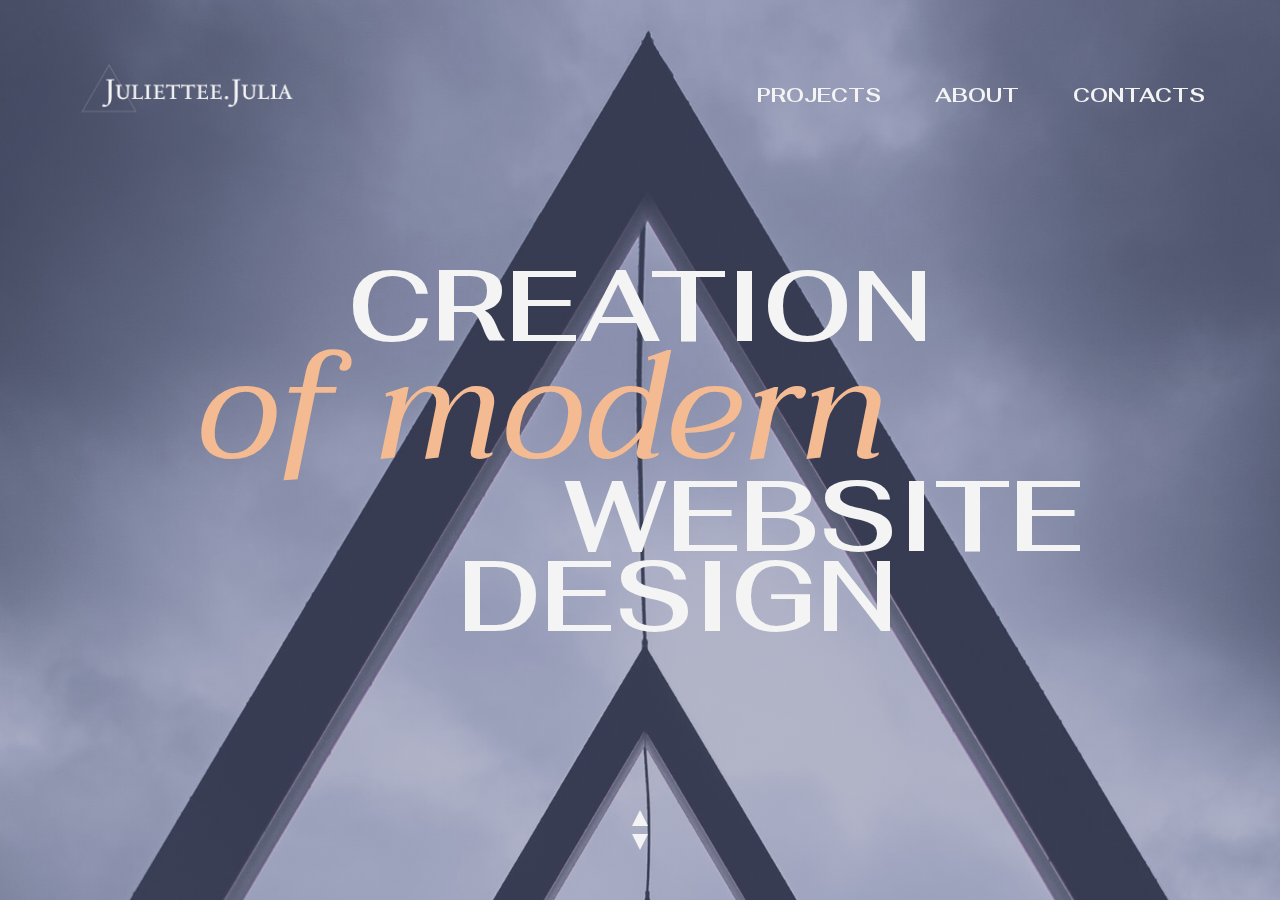
<file: index.html>
<!doctype html>
<html xmlns="http://www.w3.org/1999/xhtml">

<head>
	<meta http-equiv="Content-Type" content="text/html; charset=utf-8" />
	<meta name="viewport" content="width=device-width, initial-scale=1" />
	<link href="https://fonts.googleapis.com/css2?family=Fahkwang:wght@400;500;600;700&display=swap" rel="stylesheet" />
	<link href="https://fonts.googleapis.com/css2?family=Taviraj:ital,wght@1,400;1,500&display=swap" rel="stylesheet" />
	<link rel="stylesheet" href="./sass/fullpage.css" type="text/css" />
	<link rel="stylesheet" href="./sass/owl.carousel.css" type="text/css" />
	<link rel="stylesheet" href="./sass/owl.theme.default.css" type="text/css" />
	<link rel="stylesheet" href="./css/all.css" type="text/css" />
	<link rel="icon" href="./images/icons/favicon.png" />
	<title>Juliettee.Julia | Web Designer Portfolio</title>
</head>

<body>
	<div id="wrapper" class="first-screen">
		<header class="fixed">
			<div class="header-layout">
				<div class="header-layout-logo">
					<img src="./images/logo-light.png" alt="logo" />
					<h1>Juliettee.Julia</h1>
				</div>
				<nav>
					<ul id="header-layout-navbar" class="header-layout-navbar">
						<li class="header-layout-navbar-item">
							<a href="./projects.html">PROJECTS</a>
						</li>
						<li class="header-layout-navbar-item">
							<a href="./about.html">ABOUT</a>
						</li>
						<li class="header-layout-navbar-item">
							<a href="./contacts.html">CONTACTS</a>
						</li>
					</ul>
				</nav>
				<div id="header-layout-button" class="header-layout-button"></div>
			</div>
		</header>
		<main>
			<div id="fullpage">
				<div class="section first-screen-1">
					<div class="first-screen-title">
						<p class="first-screen-title-line">CREATION</p>
						<p class="first-screen-title-line">of modern</p>
						<p class="first-screen-title-line">WEBSITE</p>
						<p class="first-screen-title-line">DESIGN</p>
					</div>
				</div>
				<div class="section first-screen-2">
					<div class="first-screen-title">
						<p class="first-screen-title-line">DEVELOPMENT</p>
						<p class="first-screen-title-line">of useful</p>
						<p class="first-screen-title-line">USER</p>
						<p class="first-screen-title-line">INTERFACE</p>
					</div>
				</div>
				<div class="section first-screen-3">
					<div class="first-screen-title">
						<p class="first-screen-title-line">IMPROVEMENT</p>
						<p class="first-screen-title-line">of personal</p>
						<p class="first-screen-title-line">BRAND</p>
						<p class="first-screen-title-line">HISTORY</p>
					</div>
				</div>
			</div>
		</main>
		<div class="vertical-navigation">
			<div class="vnav-arrows">
				<div id="vnav-arrow-up"></div>
				<div id="vnav-arrow-down"></div>
			</div>
		</div>
	</div>

	<script type="text/javascript" src="./js/jquery-3.2.0.js"></script>
	<script type="text/javascript" src="./js/scrolloverflow.js"></script>
	<script type="text/javascript" src="./js/fullpage.js"></script>
	<script type="text/javascript" src="./js/owl.carousel.js"></script>
	<script type="text/javascript" src="./js/main.js"></script>
	<script type="text/javascript">
		$(document).ready(function() {
			$('#fullpage').fullpage({
				loopBottom: true,
				loopTop: true,
				verticalCentered: false
			});
		});
	</script>
</body>

</html>
</file>
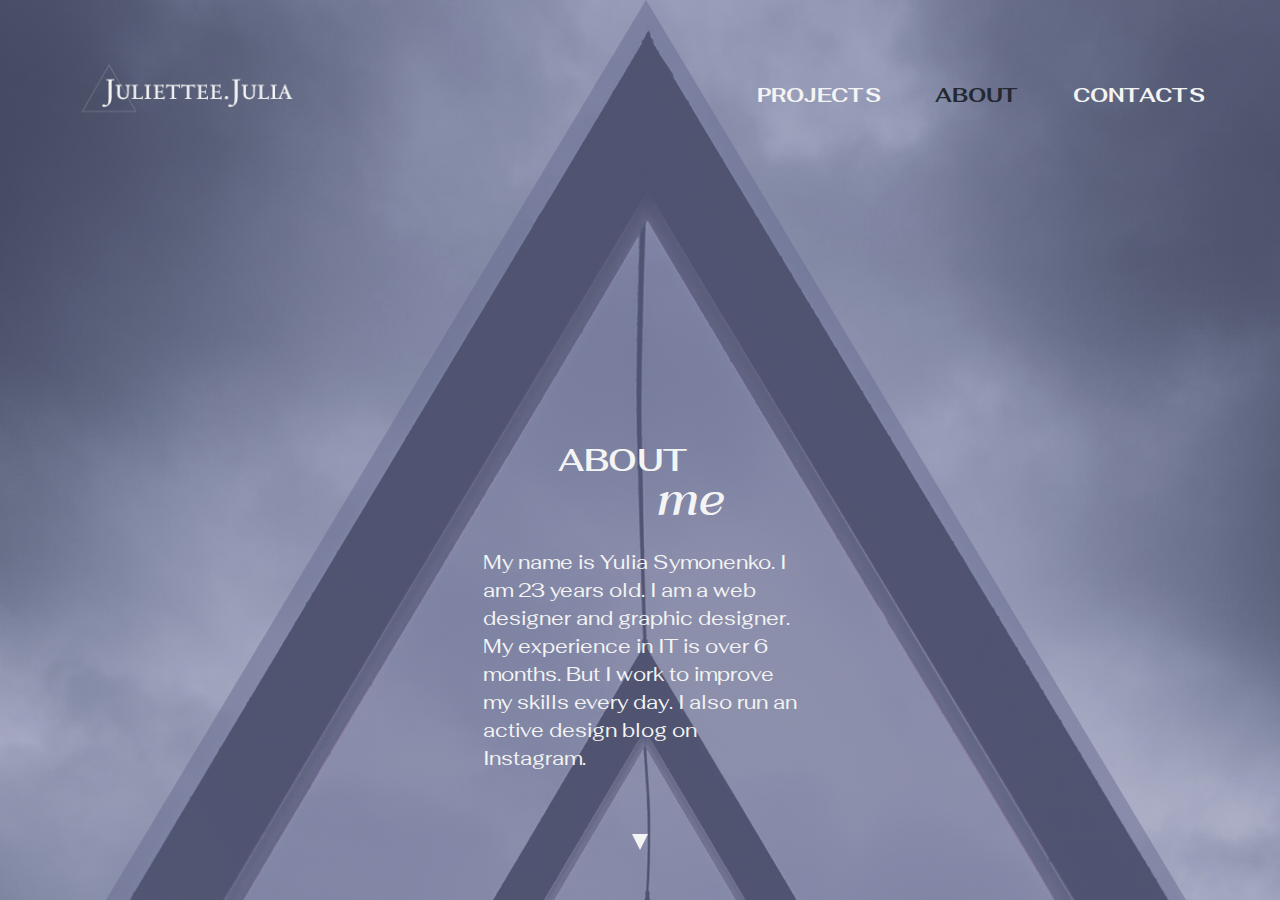
<file: about.html>
<!doctype html>
<html xmlns="http://www.w3.org/1999/xhtml">

<head>
	<meta http-equiv="Content-Type" content="text/html; charset=utf-8" />
	<meta name="viewport" content="width=device-width, initial-scale=1" />
	<link href="https://fonts.googleapis.com/css2?family=Fahkwang:wght@400;500;600;700&display=swap" rel="stylesheet" />
	<link href="https://fonts.googleapis.com/css2?family=Taviraj:ital,wght@1,400;1,500&display=swap" rel="stylesheet" />
	<link rel="stylesheet" href="./sass/fullpage.css" type="text/css" />
	<link rel="stylesheet" href="./sass/owl.carousel.css" type="text/css" />
	<link rel="stylesheet" href="./sass/owl.theme.default.css" type="text/css" />
	<link rel="stylesheet" href="./css/all.css" type="text/css" />
	<link rel="icon" href="./images/icons/favicon.png" />
	<title>About | Juliettee.Julia</title>
</head>

<body>
	<div id="wrapper">
		<div id="fullpage">
			<div class="section about fp-noscroll">
				<header>
					<div class="header-layout">
						<a href="./index.html" class="header-layout-logo">
							<img src="./images/logo-light.png" alt="logo" />
							<h1>Juliettee.Julia</h1>
						</a>
						<nav>
							<ul id="header-layout-navbar" class="header-layout-navbar">
								<li class="header-layout-navbar-item">
									<a href="./projects.html">PROJECTS</a>
								</li>
								<li class="header-layout-navbar-item selected">
									<a href="./about.html">ABOUT</a>
								</li>
								<li class="header-layout-navbar-item">
									<a href="./contacts.html">CONTACTS</a>
								</li>
							</ul>
						</nav>
						<div id="header-layout-button" class="header-layout-button"></div>
					</div>
				</header>
				<div class="about-summary">
					<h3 class="about-summary-title">ABOUT
					<span class="shift">me</span></h3>
					<p class="about-summary-desc">
						My name is Yulia Symonenko. I am 23 years old. I am a web designer and graphic designer. My experience in IT is over 6 months. But I work to improve my skills every day. I also run an active design blog on Instagram.
					</p>
				</div>
				<div class="vertical-navigation absolute">
					<div class="vnav-arrows">
						<div id="vnav-arrow-up hidden"></div>
						<div id="vnav-arrow-down"></div>
					</div>
				</div>
			</div>
			<div class="section">
				<div class="about-details-wrapper">
					<header>
						<div class="header-layout">
							<a href="./index.html" class="header-layout-logo">
								<img src="./images/logo-dark.png" alt="logo" />
							</a>
							<nav class="no-mobile">
								<ul class="header-layout-navbar dark">
									<li class="header-layout-navbar-item">
										<a href="./projects.html">PROJECTS</a>
									</li>
									<li class="header-layout-navbar-item selected">
										<a href="./about.html">ABOUT</a>
									</li>
									<li class="header-layout-navbar-item">
										<a href="./contacts.html">CONTACTS</a>
									</li>
								</ul>
							</nav>
						</div>
					</header>
					<h2 class="about-details-title">Yuliia Symonenko
					<span class="shift">web-designer & freelancer</span></h2>
					<div class="about-intro">
						<div class="about-intro-text">
							<h3 class="about-intro-title">ABOUT
							<span class="shift">me</span></h3>
							<p class="about-intro-desc">
								My name is Yulia Symonenko. I am 23 years old. I am a web designer and graphic designer. My experience in IT is over 6 months. But I work to improve my skills every day. I also run an active design blog on Instagram.
							</p>
							<p class="about-intro-desc">
								Now I work as a freelancer and am looking for clients for cooperation to gain new experience and partnerships. So do not hesitate and contact me by mail or social networks.
							</p>
						</div>
						<div class="about-intro-photo">
							<img src="./images/about-photo.png" alt="photo" />
						</div>
					</div>
					<div class="about-edu">
						<h3 class="about-item-title center">education</h3>
						<p class="about-edu-desc">
							I have successfully completed two courses in web design and one in website development in several IT schools. During my studies, I improved my skills in such programs as Photoshop, Figma, Adobe Illustrator and another and I have experience of a work in a team of several designers on a common project.
						</p>
					</div>
					<div class="about-principles">
						<h3 class="about-item-title right">principles</h3>
						<div class="about-principles-layout">
							<div class="principles-layout-item">
								<p class="principles-layout-item-number">01</p>
								<p class="principles-layout-item-text">
									I always adhere to the deadlines and value your time.
								</p>
							</div>
							<div class="principles-layout-item">
								<p class="principles-layout-item-number">02</p>
								<p class="principles-layout-item-text">
									I provide full support and customer feedback throughout the project.
								</p>
							</div>
							<div class="principles-layout-item">
								<p class="principles-layout-item-number">03</p>
								<p class="principles-layout-item-text">
									My motto: good design — satisfied customers.
								</p>
							</div>
						</div>
					</div>
					<div class="about-workflow">
						<h3 class="about-item-title ticker">work flow</h3>
						<div class="workflow-ticker-wrap">
						  <div class="workflow-ticker">
						    <div class="workflow-ticker-item">BRIEFING</div>
						    <div class="workflow-ticker-item">RESEARCH</div>
						    <div class="workflow-ticker-item">BRAINSTORM</div>
						    <div class="workflow-ticker-item">CREATE</div>
						    <div class="workflow-ticker-item">LAUNCH</div>
						  </div>
						</div>
					</div>
					<div class="about-pricing">
						<a href="#" class="about-pricing-link">DOWNLOAD</a>
						<h3 class="about-pricing-title">pricing</h3>
					</div>
					<div class="jump-to">
						<a class="jump-to-link" href="./projects.html">PROJECTS</a>
						<a class="jump-to-link" href="./contacts.html">CONTACTS</a>
					</div>
					<footer>
						<div class="footer-layout">
							<a href="./index.html" class="footer-layout-logo">
								<img src="./images/logo-light.png" alt="logo" />
							</a>
							<ul class="footer-layout-contacts">
								<li class="footer-layout-contacts-item">
									<a href="#">Behance</a>
								</li>
								<li class="footer-layout-contacts-item">
									<a href="#">Linkedin</a>
								</li>
								<li class="footer-layout-contacts-item">
									<a href="#">Instagram</a>
								</li>
							</ul>
							<nav>
								<ul class="footer-layout-navbar">
									<li class="footer-layout-navbar-item">
										<a href="./projects.html">PROJECTS</a>
									</li>
									<li class="footer-layout-navbar-item selected">
										<a href="./about.html">ABOUT</a>
									</li>
									<li class="footer-layout-navbar-item">
										<a href="./contacts.html">CONTACTS</a>
									</li>
								</ul>
							</nav>
						</div>
					</footer>
				</div>
			</div>
		</div>
	</div>

	<script type="text/javascript" src="./js/jquery-3.2.0.js"></script>
	<script type="text/javascript" src="./js/scrolloverflow.js"></script>
	<script type="text/javascript" src="./js/fullpage.js"></script>
	<script type="text/javascript" src="./js/owl.carousel.js"></script>
	<script type="text/javascript" src="./js/main.js"></script>
	<script type="text/javascript">
		$(document).ready(function() {
			$('#fullpage').fullpage({
				verticalCentered: false,
				scrollOverflow: true,
				scrollOverflowOptions: {
	        scrollbars: false,
					bounce: false,
		    },
			});
		});
	</script>
</body>

</html>
</file>
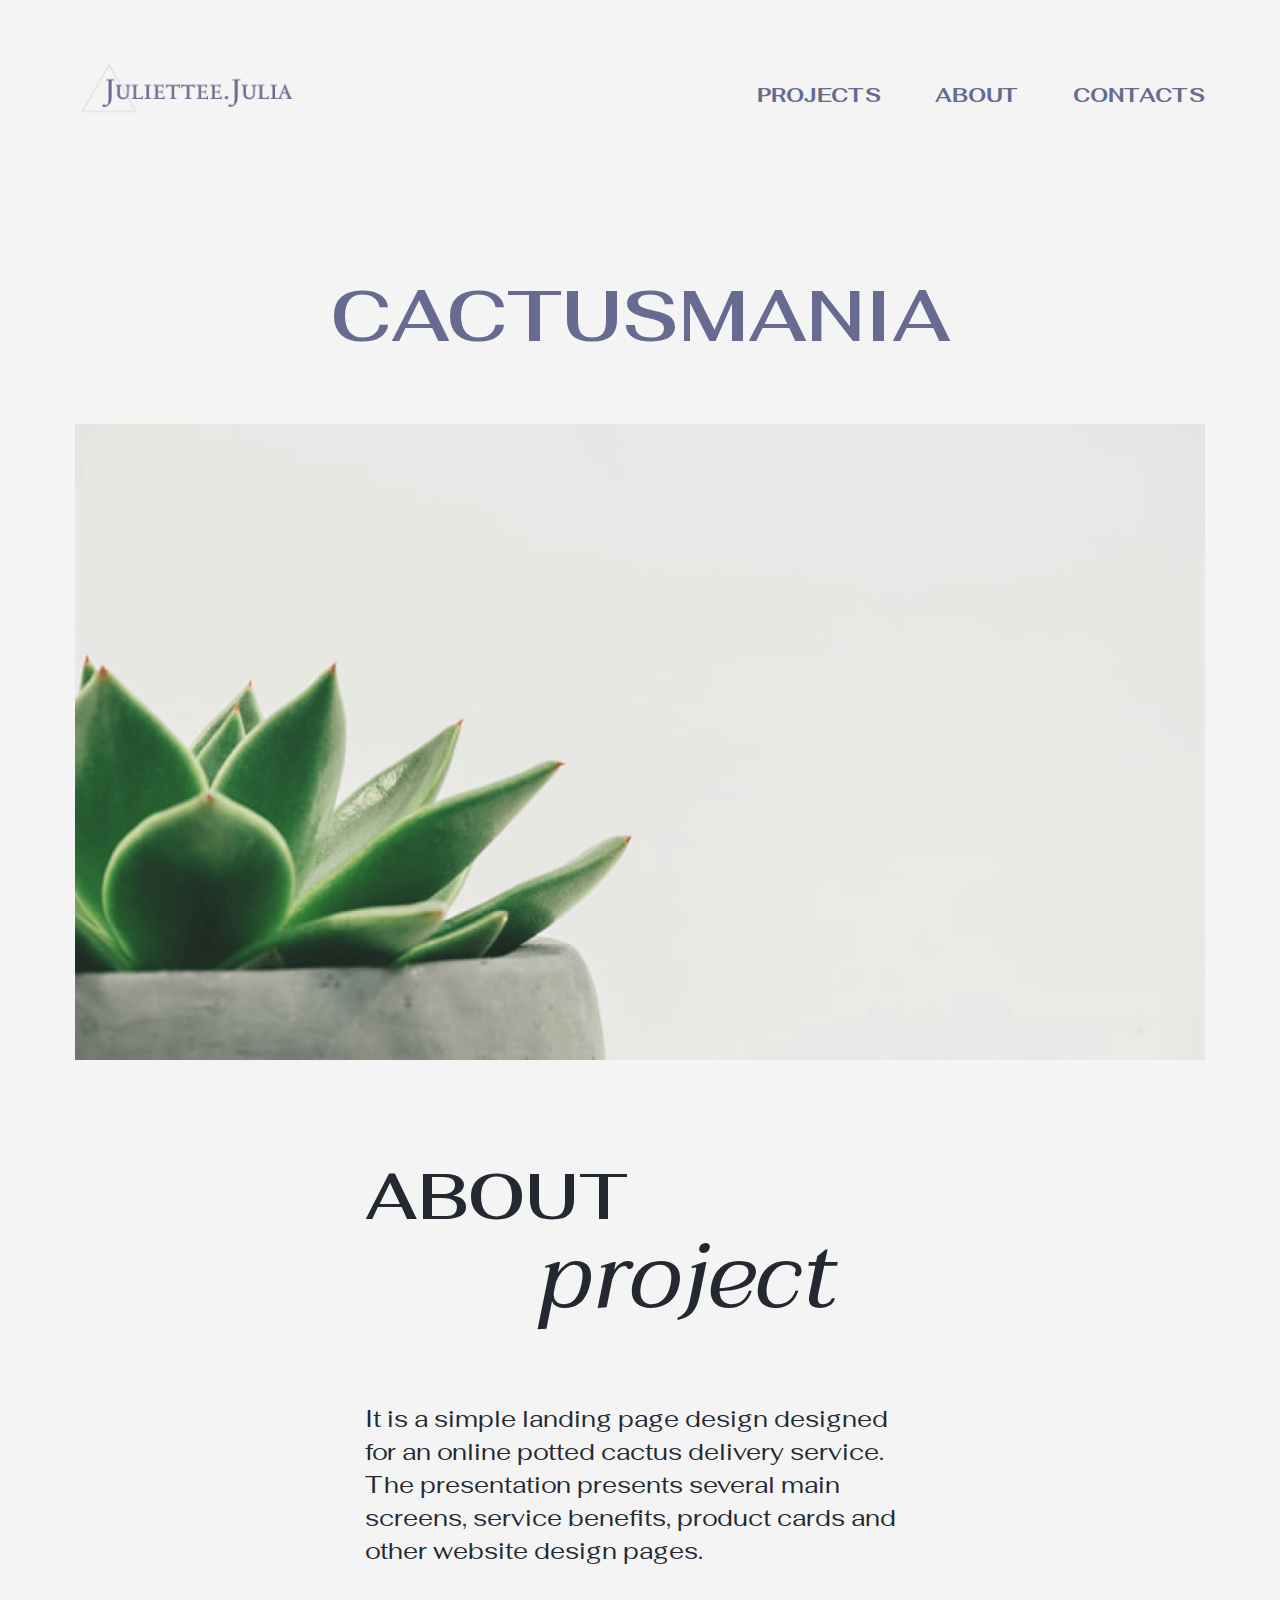
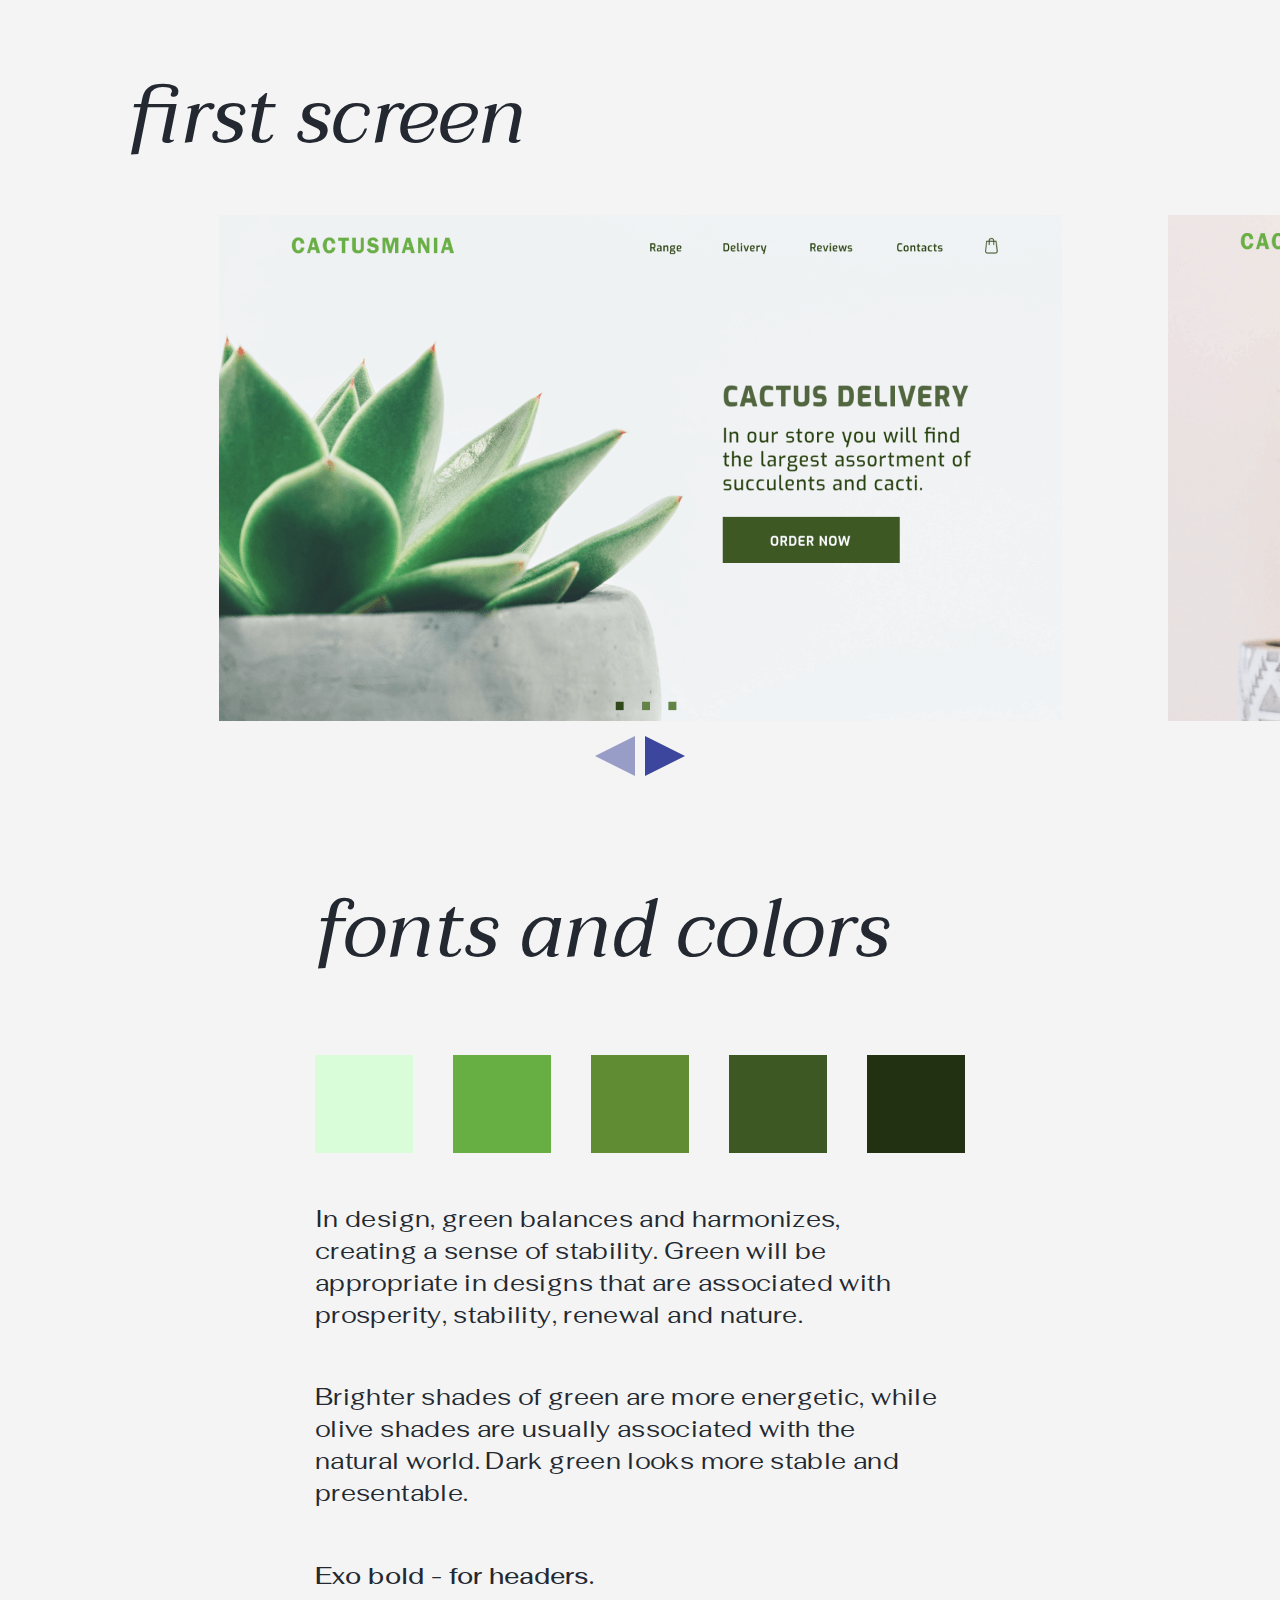
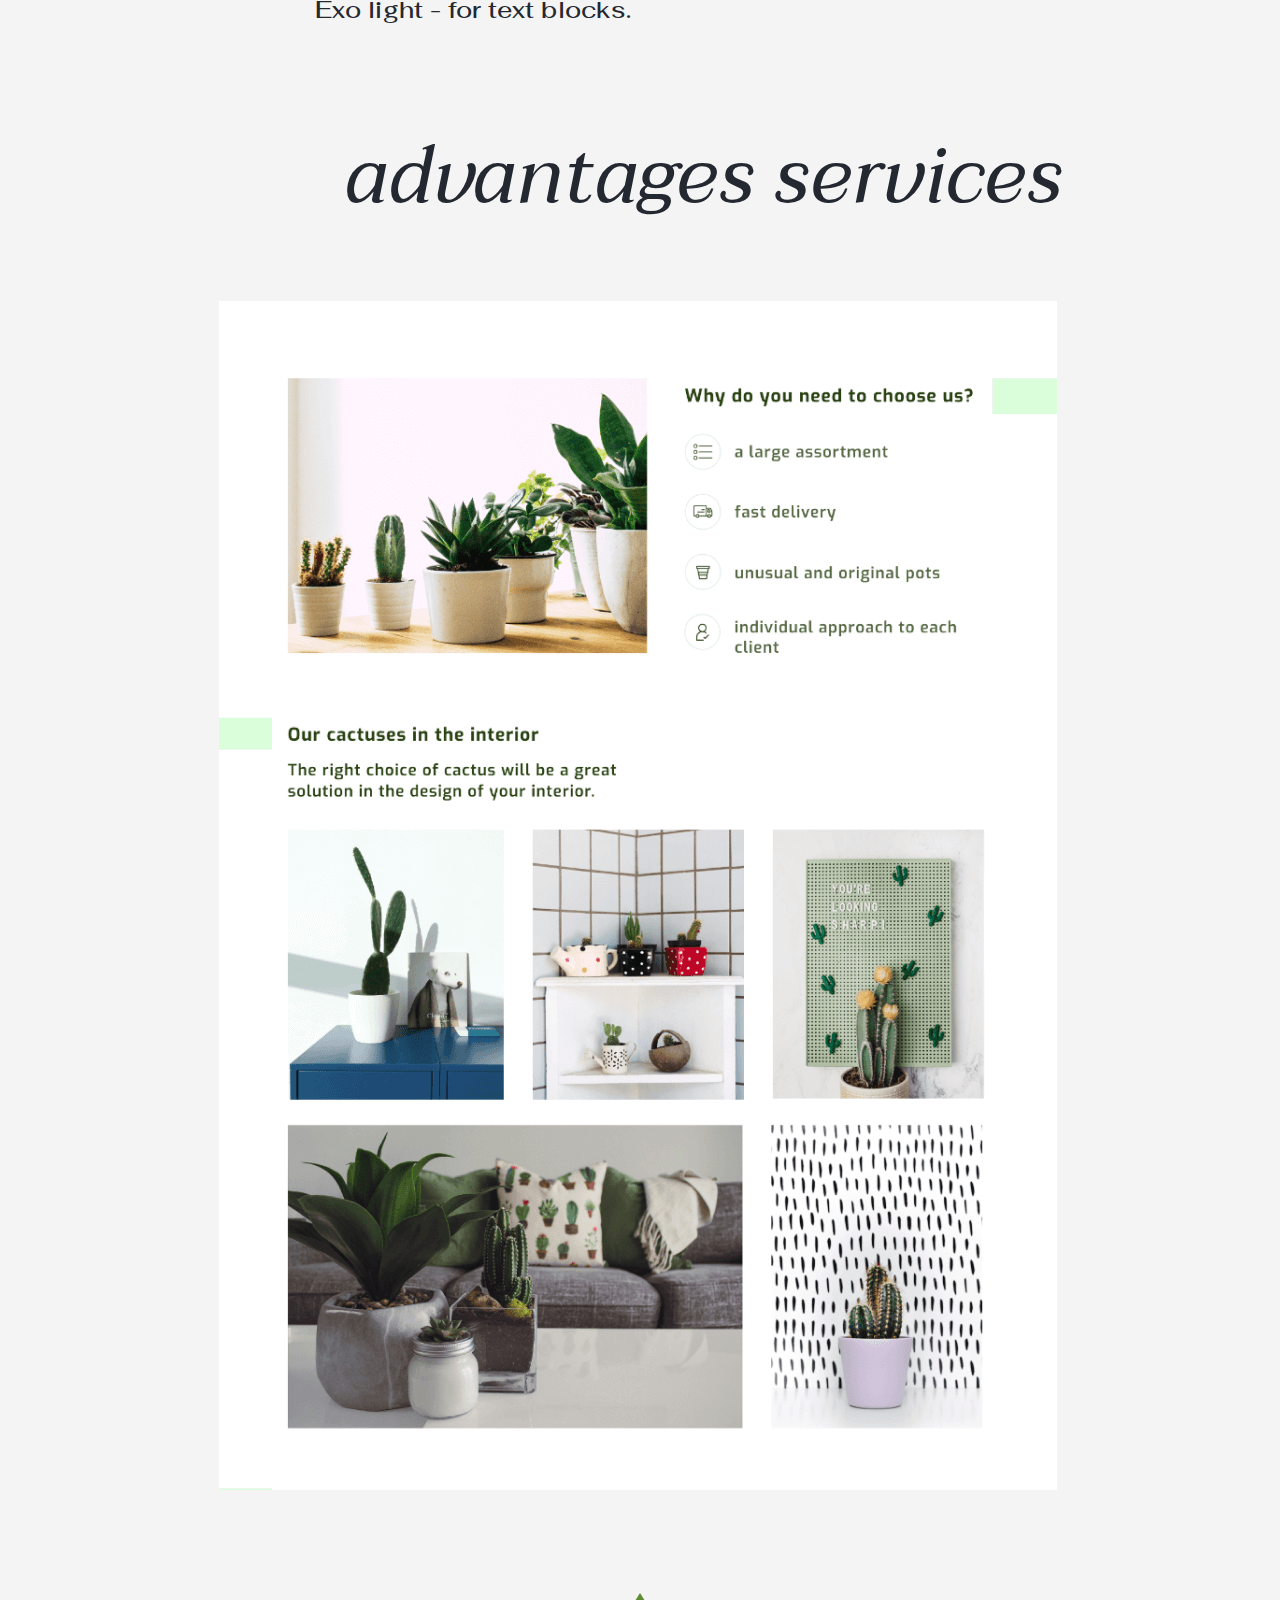
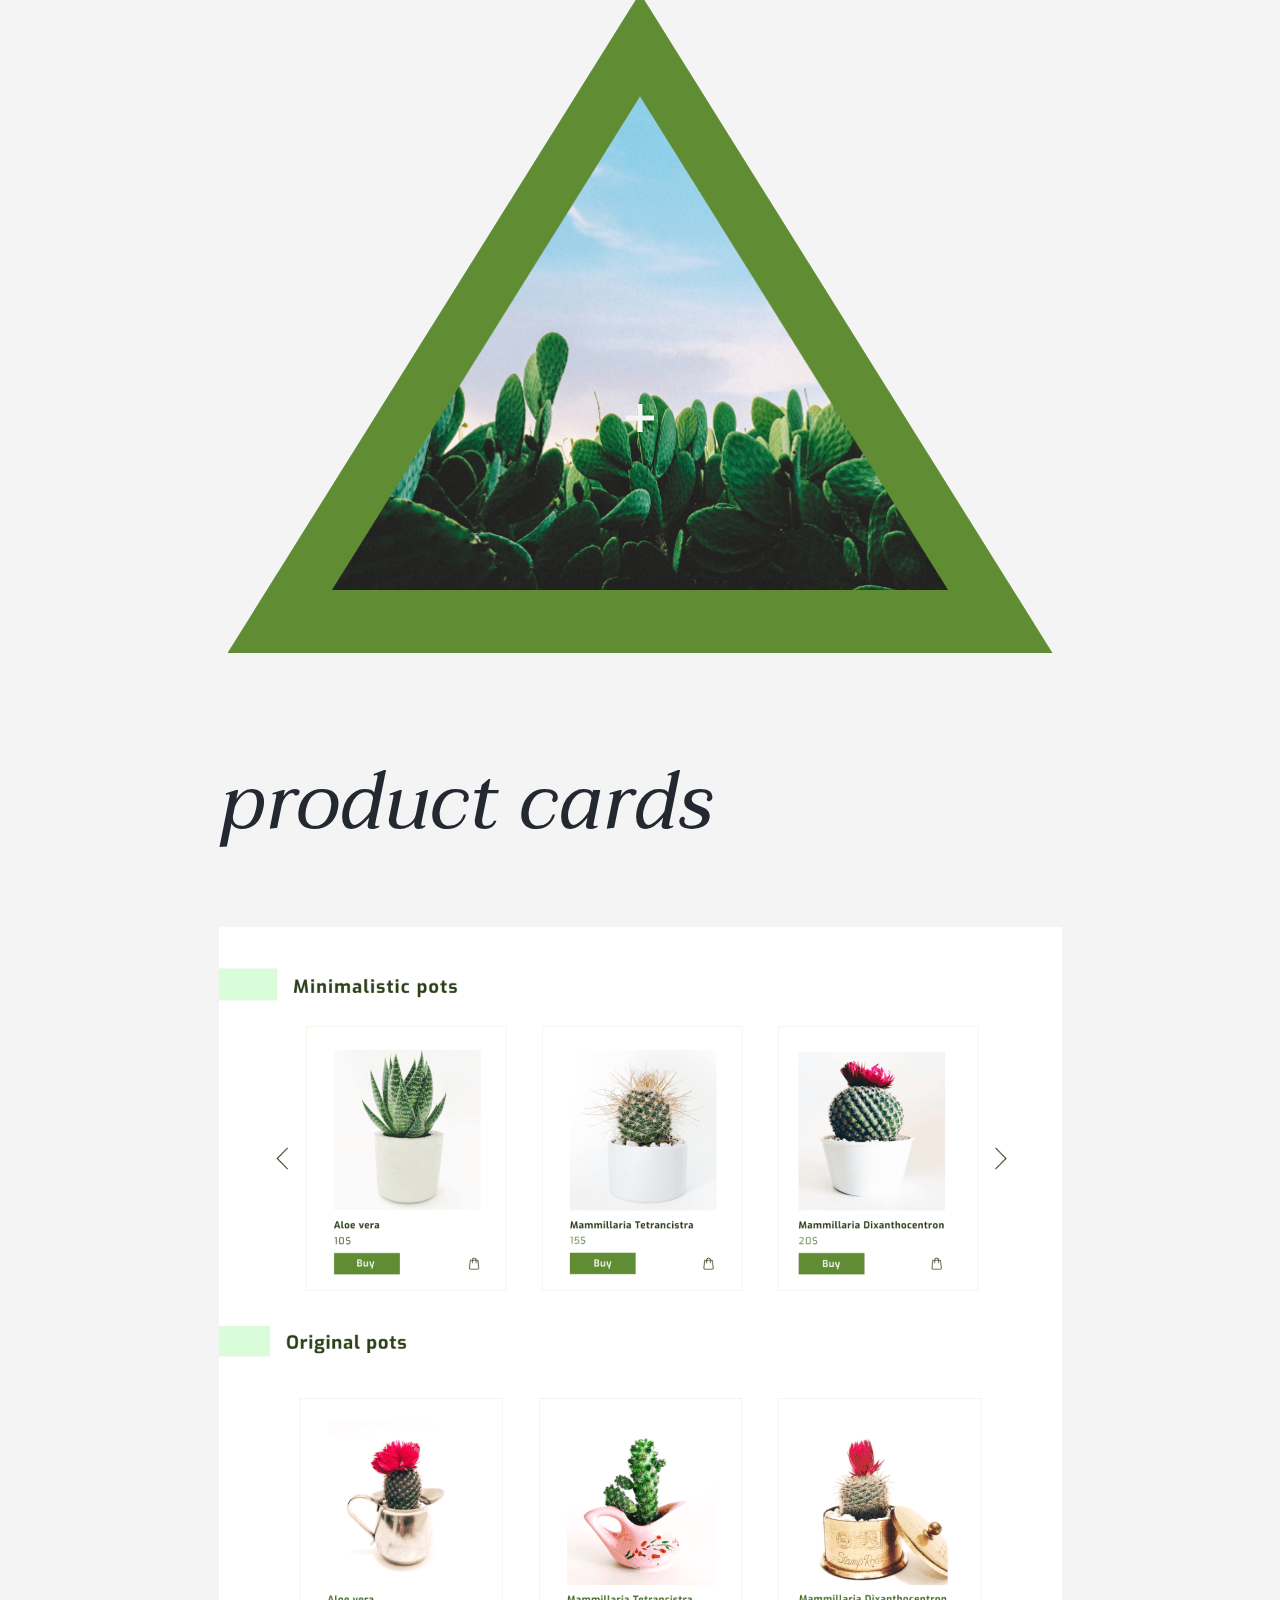
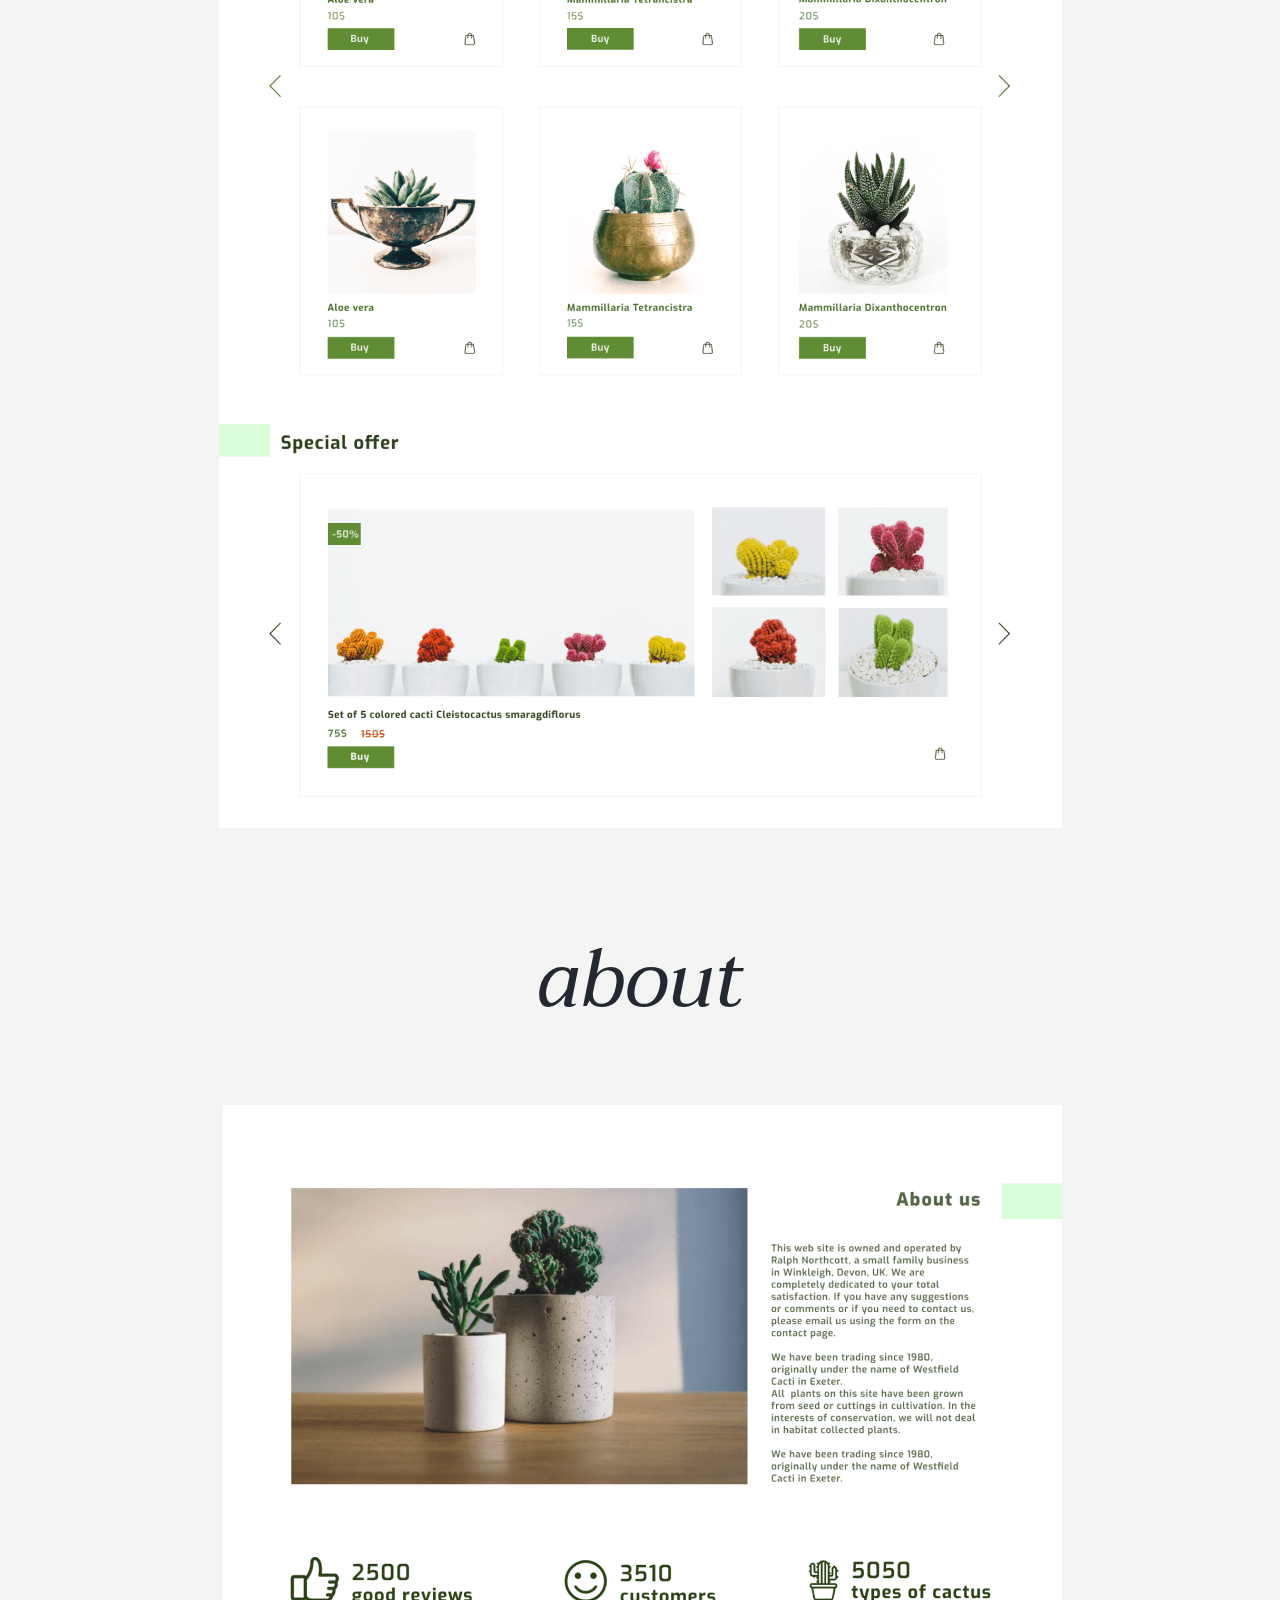
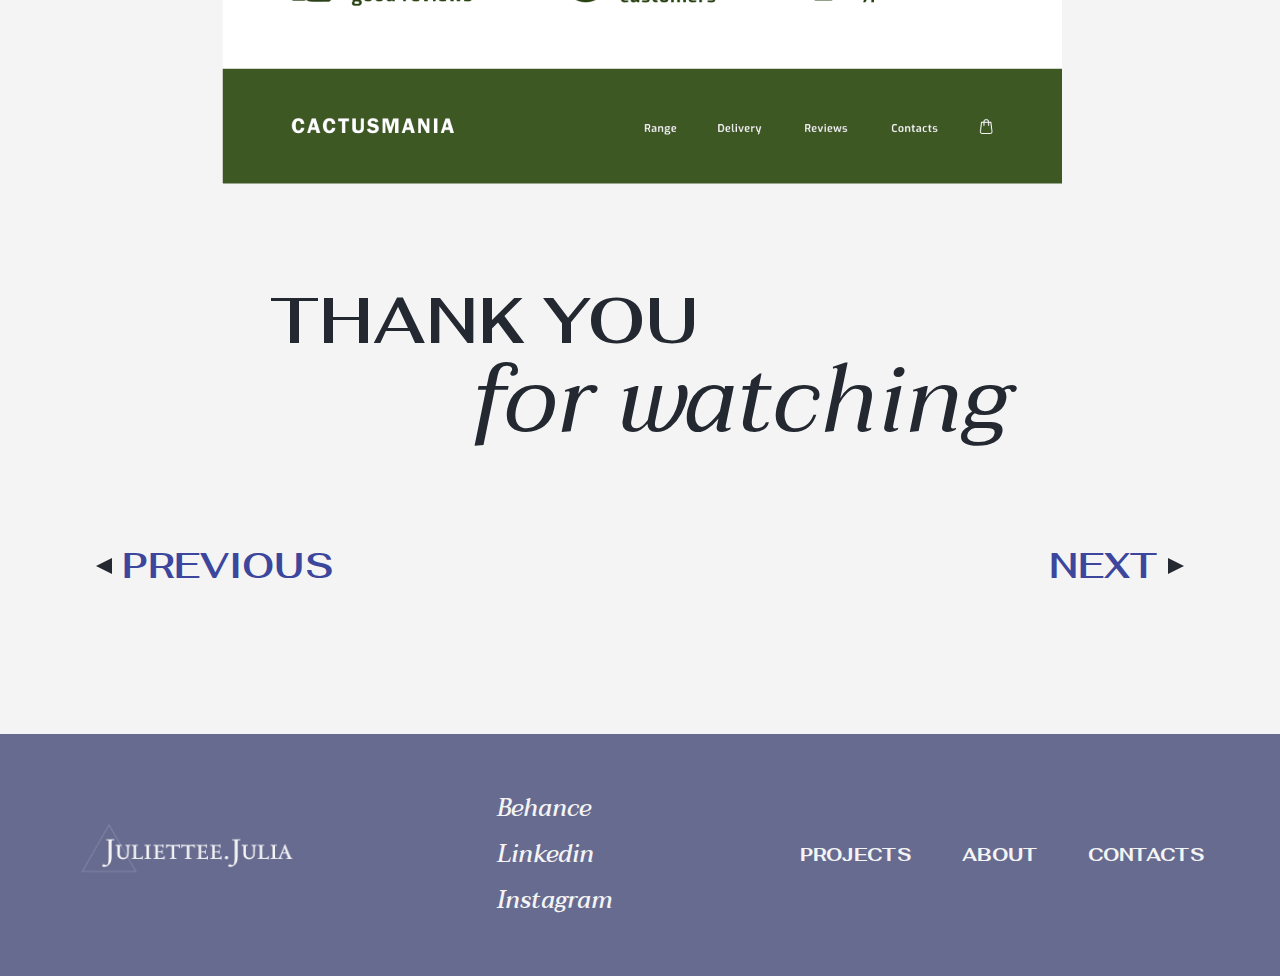
<file: cactusmania.html>
<!doctype html>
<html xmlns="http://www.w3.org/1999/xhtml">

<head>
	<meta http-equiv="Content-Type" content="text/html; charset=utf-8" />
	<meta name="viewport" content="width=device-width, initial-scale=1" />
	<link href="https://fonts.googleapis.com/css2?family=Fahkwang:wght@400;500;600;700&display=swap" rel="stylesheet" />
	<link href="https://fonts.googleapis.com/css2?family=Taviraj:ital,wght@1,400;1,500&display=swap" rel="stylesheet" />
	<link rel="stylesheet" href="./sass/fullpage.css" type="text/css" />
	<link rel="stylesheet" href="./sass/owl.carousel.css" type="text/css" />
	<link rel="stylesheet" href="./sass/owl.theme.default.css" type="text/css" />
	<link rel="stylesheet" href="./css/all.css" type="text/css" />
	<link rel="icon" href="./images/icons/favicon.png" />
	<title>CACTUSMANIA | Projects | Juliettee.Julia</title>
</head>

<body>
	<div id="wrapper" class="project-page-wrapper">
		<header>
			<div class="header-layout">
				<a href="./index.html" class="header-layout-logo">
					<img src="./images/logo-dark.png" alt="logo" />
					<h1>Juliettee.Julia</h1>
				</a>
				<nav>
					<ul id="header-layout-navbar" class="header-layout-navbar dark">
						<li class="header-layout-navbar-item">
							<a href="./projects.html">PROJECTS</a>
						</li>
						<li class="header-layout-navbar-item">
							<a href="./about.html">ABOUT</a>
						</li>
						<li class="header-layout-navbar-item">
							<a href="./contacts.html">CONTACTS</a>
						</li>
					</ul>
				</nav>
				<div id="header-layout-button" class="header-layout-button dark"></div>
			</div>
		</header>
		<main class="project-page-container">
			<h2 class="project-page-title">CACTUSMANIA</h2>
			<div class="project-page-banner">
				<img class="left" src="./images/backgrounds/bg-project3.png" alt="banner" />
			</div>
			<div class="project-page-about">
				<h3 class="project-page-about-title">ABOUT
				<span class="shift">project</span></h3>
				<p class="project-page-about-desc">
					It is a simple landing page design designed for an online potted cactus delivery service. The presentation presents several main screens, service benefits, product cards and other website design pages.
				</p>
			</div>
			<div class="project-page-carousel">
				<h3 class="project-page-item-title carousel">first screen</h3>
				<div id="carousel-1" class="owl-carousel owl-theme">
		      <div class="carousel-item">
						<img src="./images/cactusmania-slider1_1.png" alt="first-screen" />
					</div>
		      <div class="carousel-item">
				  	<img src="./images/cactusmania-slider1_2.png" alt="first-screen" />
				  </div>
		      <div class="carousel-item">
				  	<img src="./images/cactusmania-slider1_3.png" alt="first-screen" />
				  </div>
				</div>
			</div>
			<div class="project-page-styles">
				<h3 class="project-page-item-title">fonts and colors</h3>
				<div class="styles-color-layout">
					<div class="styles-color-layout-item color-D9FDD9"></div>
					<div class="styles-color-layout-item color-67AF43"></div>
					<div class="styles-color-layout-item color-608C33"></div>
					<div class="styles-color-layout-item color-3D5823"></div>
					<div class="styles-color-layout-item color-213111"></div>
				</div>
				<p class="project-page-styles-desc">
					In design, green balances and harmonizes, creating a sense of stability. Green will be appropriate in designs that are associated with prosperity, stability, renewal and nature.
				</p>
				<p class="project-page-styles-desc">
					Brighter shades of green are more energetic, while olive shades are usually associated with the natural world. Dark green looks more stable and presentable.
				</p>
				<p class="project-page-styles-font">Exo bold - for headers.</p>
				<p class="project-page-styles-font">Exo light - for text blocks.</p>
			</div>
			<div class="project-page-item">
				<h3 class="project-page-item-title right">advantages services</h3>
				<div class="project-page-item-image">
					<img src="./images/cactusmania-screen1.png" alt="project-screenshot" />
				</div>
			</div>
			<div id="polygon-container" class="project-page-polygon-container">
				<img src="./images/cactusmania-poly-banner.png" alt="polygon-banner" />
				<div class="project-page-polygon-outer color-608C33">
					<div class="project-page-polygon-inner">
						<a href="#polygon-container">
							<img src="./images/cactusmania-polygon.png" alt="polygon-image" />
						</a>
					</div>
				</div>
			</div>
			<div class="project-page-item">
				<h3 class="project-page-item-title">product cards</h3>
				<div class="project-page-item-image">
					<img src="./images/cactusmania-screen2.png" alt="project-screenshot" />
				</div>
			</div>
			<div class="project-page-item">
				<h3 class="project-page-item-title center">about</h3>
				<div class="project-page-item-image">
					<img src="./images/cactusmania-screen3.png" alt="project-screenshot" />
				</div>
			</div>
			<p class="project-page-thanks">THANK YOU
			<span class="shift">for watching</span></p>
			<div class="jump-to">
				<a class="jump-to-link" href="./miocaro.html">PREVIOUS</a>
				<a class="jump-to-link" href="./florensi.html">NEXT</a>
			</div>
		</main>
		<footer>
			<div class="footer-layout">
				<a href="./index.html" class="footer-layout-logo">
					<img src="./images/logo-light.png" alt="logo" />
				</a>
				<ul class="footer-layout-contacts">
					<li class="footer-layout-contacts-item">
						<a href="#">Behance</a>
					</li>
					<li class="footer-layout-contacts-item">
						<a href="#">Linkedin</a>
					</li>
					<li class="footer-layout-contacts-item">
						<a href="#">Instagram</a>
					</li>
				</ul>
				<nav>
					<ul class="footer-layout-navbar">
						<li class="footer-layout-navbar-item">
							<a href="./projects.html">PROJECTS</a>
						</li>
						<li class="footer-layout-navbar-item">
							<a href="./about.html">ABOUT</a>
						</li>
						<li class="footer-layout-navbar-item">
							<a href="./contacts.html">CONTACTS</a>
						</li>
					</ul>
				</nav>
			</div>
		</footer>
	</div>

	<script type="text/javascript" src="./js/jquery-3.2.0.js"></script>
	<script type="text/javascript" src="./js/scrolloverflow.js"></script>
	<script type="text/javascript" src="./js/fullpage.js"></script>
	<script type="text/javascript" src="./js/owl.carousel.js"></script>
	<script type="text/javascript" src="./js/main.js"></script>
	<script type="text/javascript">
		$(document).ready(function(){
		  $("#carousel-1").owlCarousel({
				items: 1,
		    center: true,
				autoWidth:true,
				nav: true,
				navText : ["<div class='carousel-arrows left-arrow'></div>","<div class='carousel-arrows right-arrow'></div>"],
				dots: false,
		    margin:106
			});
		});
	</script>
</body>

</html>
</file>
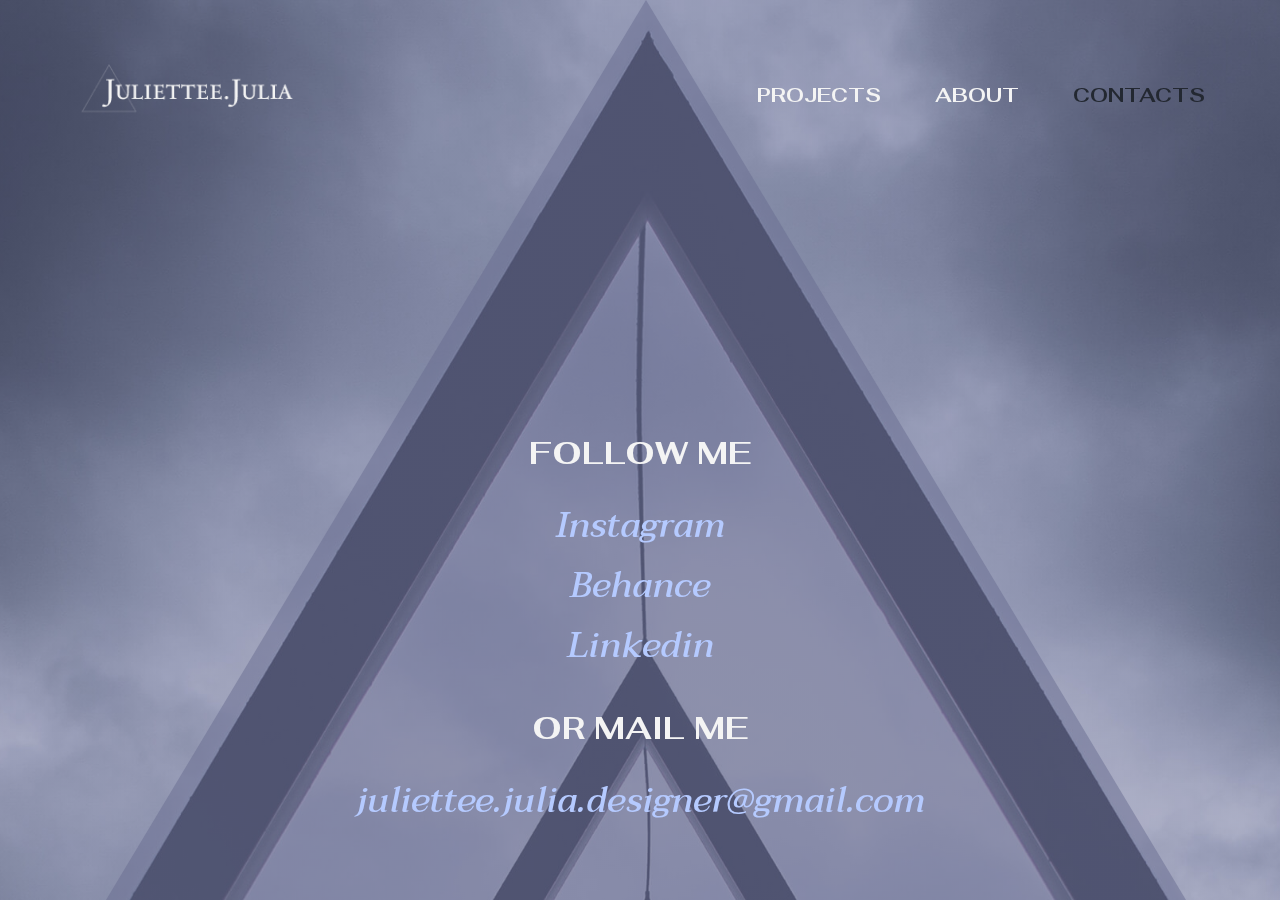
<file: contacts.html>
<!doctype html>
<html xmlns="http://www.w3.org/1999/xhtml">

<head>
	<meta http-equiv="Content-Type" content="text/html; charset=utf-8" />
	<meta name="viewport" content="width=device-width, initial-scale=1" />
	<link href="https://fonts.googleapis.com/css2?family=Fahkwang:wght@400;500;600;700&display=swap" rel="stylesheet" />
	<link href="https://fonts.googleapis.com/css2?family=Taviraj:ital,wght@1,400;1,500&display=swap" rel="stylesheet" />
	<link rel="stylesheet" href="./sass/fullpage.css" type="text/css" />
	<link rel="stylesheet" href="./sass/owl.carousel.css" type="text/css" />
	<link rel="stylesheet" href="./sass/owl.theme.default.css" type="text/css" />
	<link rel="stylesheet" href="./css/all.css" type="text/css" />
	<link rel="icon" href="./images/icons/favicon.png" />
	<title>Contacts | Juliettee.Julia</title>
</head>

<body>
	<div id="wrapper">
		<main>
			<div id="fullpage">
				<div class="section contacts">
					<header>
						<div class="header-layout">
							<a href="./index.html" class="header-layout-logo">
								<img src="./images/logo-light.png" alt="logo" />
								<h1>Juliettee.Julia</h1>
							</a>
							<nav>
								<ul id="header-layout-navbar" class="header-layout-navbar">
									<li class="header-layout-navbar-item">
										<a href="./projects.html">PROJECTS</a>
									</li>
									<li class="header-layout-navbar-item">
										<a href="./about.html">ABOUT</a>
									</li>
									<li class="header-layout-navbar-item selected">
										<a href="./contacts.html">CONTACTS</a>
									</li>
								</ul>
							</nav>
							<div id="header-layout-button" class="header-layout-button"></div>
						</div>
					</header>
					<ul class="contacts-list">
						<li class="contacts-title">
							<h4>FOLLOW ME</h4>
						</li>
						<li class="contacts-link">
							<a href="#">Instagram</a>
						</li>
						<li class="contacts-link">
							<a href="#">Behance</a>
						</li>
						<li class="contacts-link">
							<a href="#">Linkedin</a>
						</li>
						<li class="contacts-title">
							<h4>OR MAIL ME</h4>
						</li>
						<li class="contacts-link">
							<a href="#">juliettee.julia.designer@gmail.com</a>
						</li>
					</ul>
				</div>
			</div>
		</main>
	</div>

	<script type="text/javascript" src="./js/jquery-3.2.0.js"></script>
	<script type="text/javascript" src="./js/scrolloverflow.js"></script>
	<script type="text/javascript" src="./js/fullpage.js"></script>
	<script type="text/javascript" src="./js/owl.carousel.js"></script>
	<script type="text/javascript" src="./js/main.js"></script>
	<script type="text/javascript">
		$(document).ready(function() {
			$('#fullpage').fullpage({
				verticalCentered: false
			});
		});
	</script>
</body>

</html>
</file>
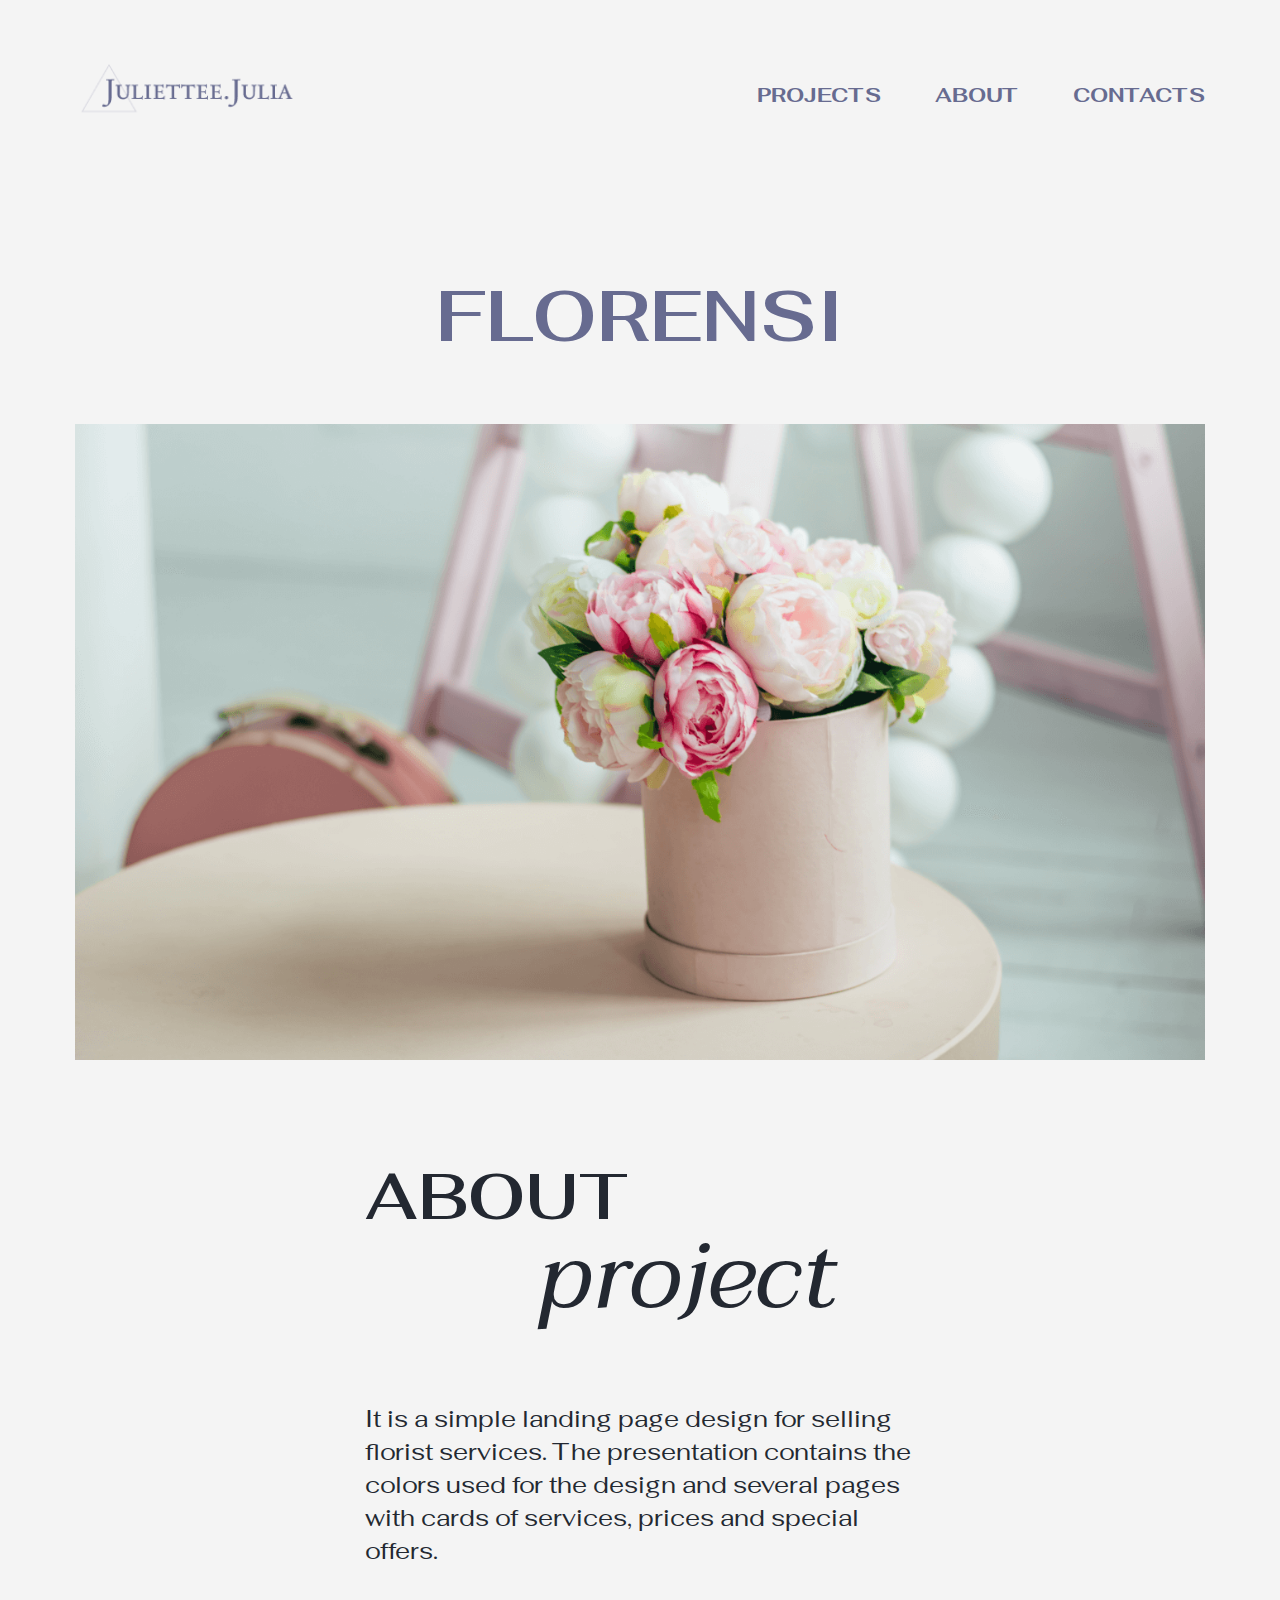
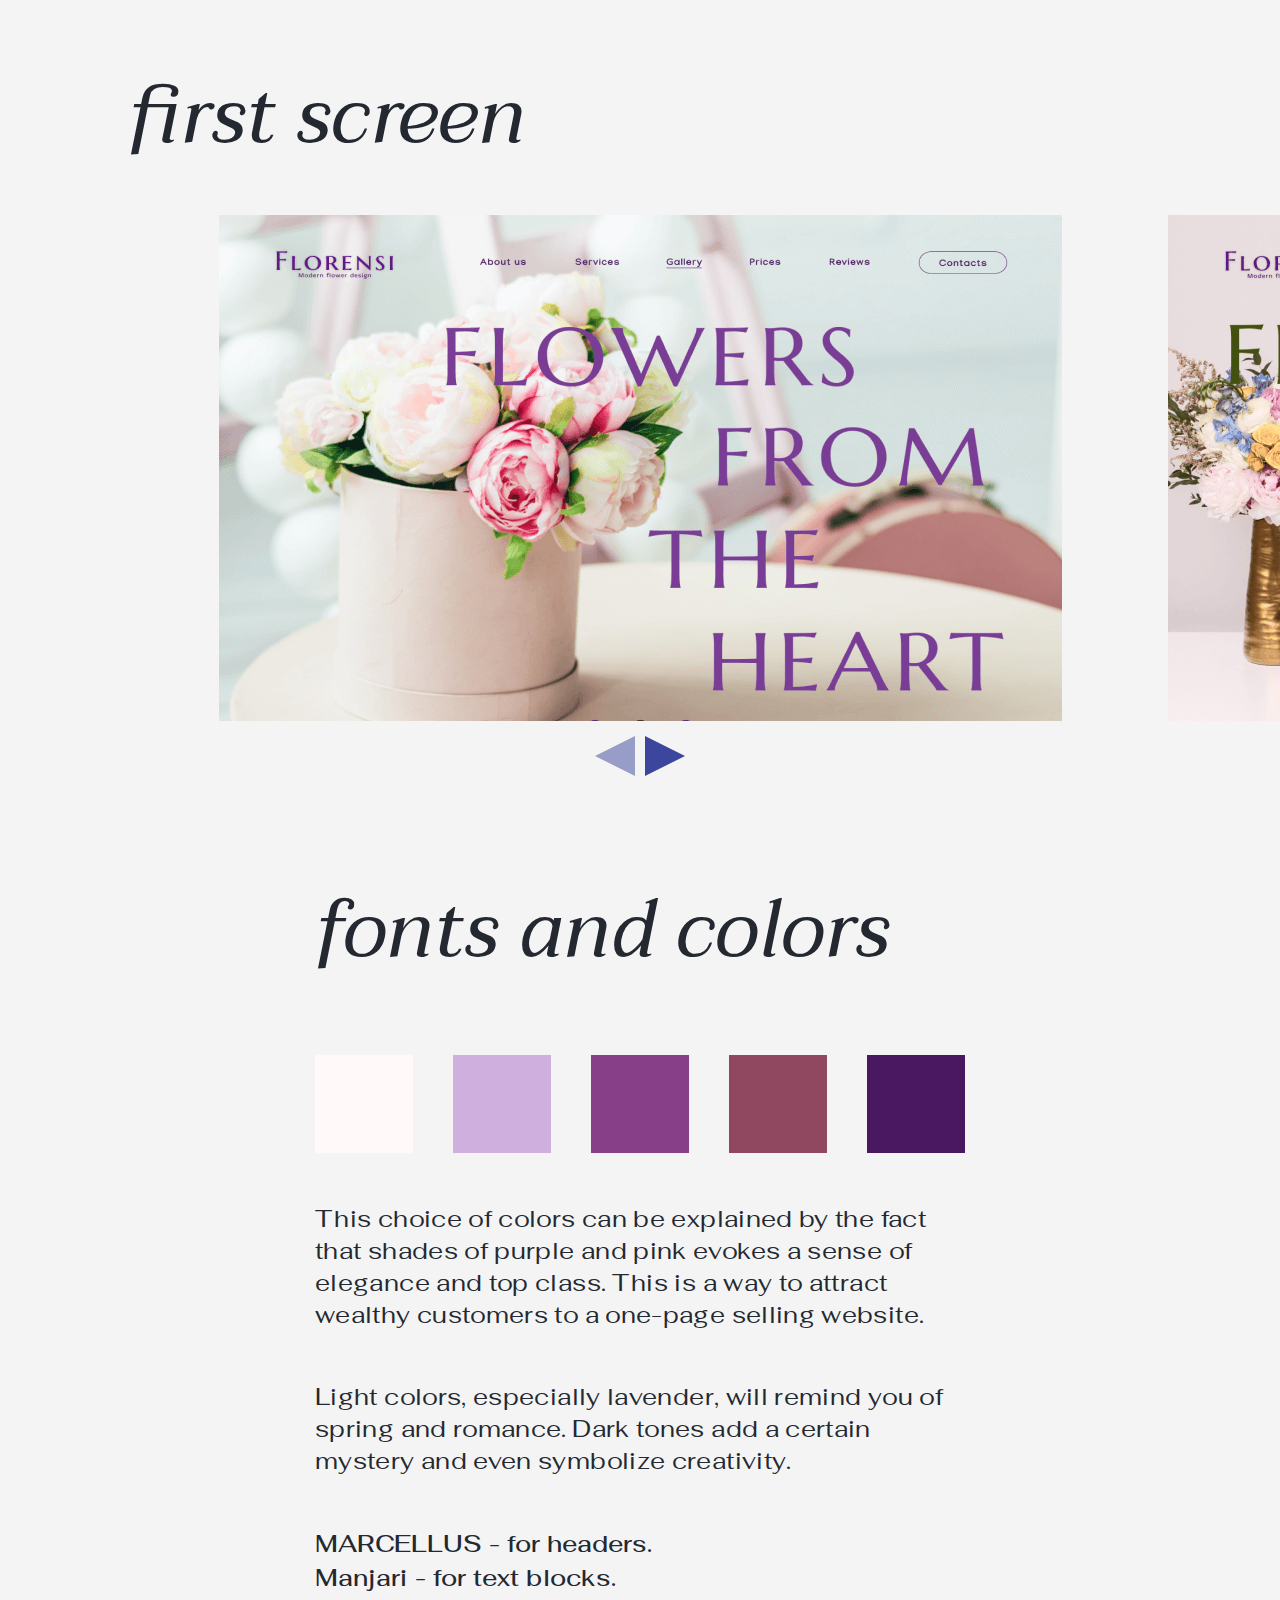
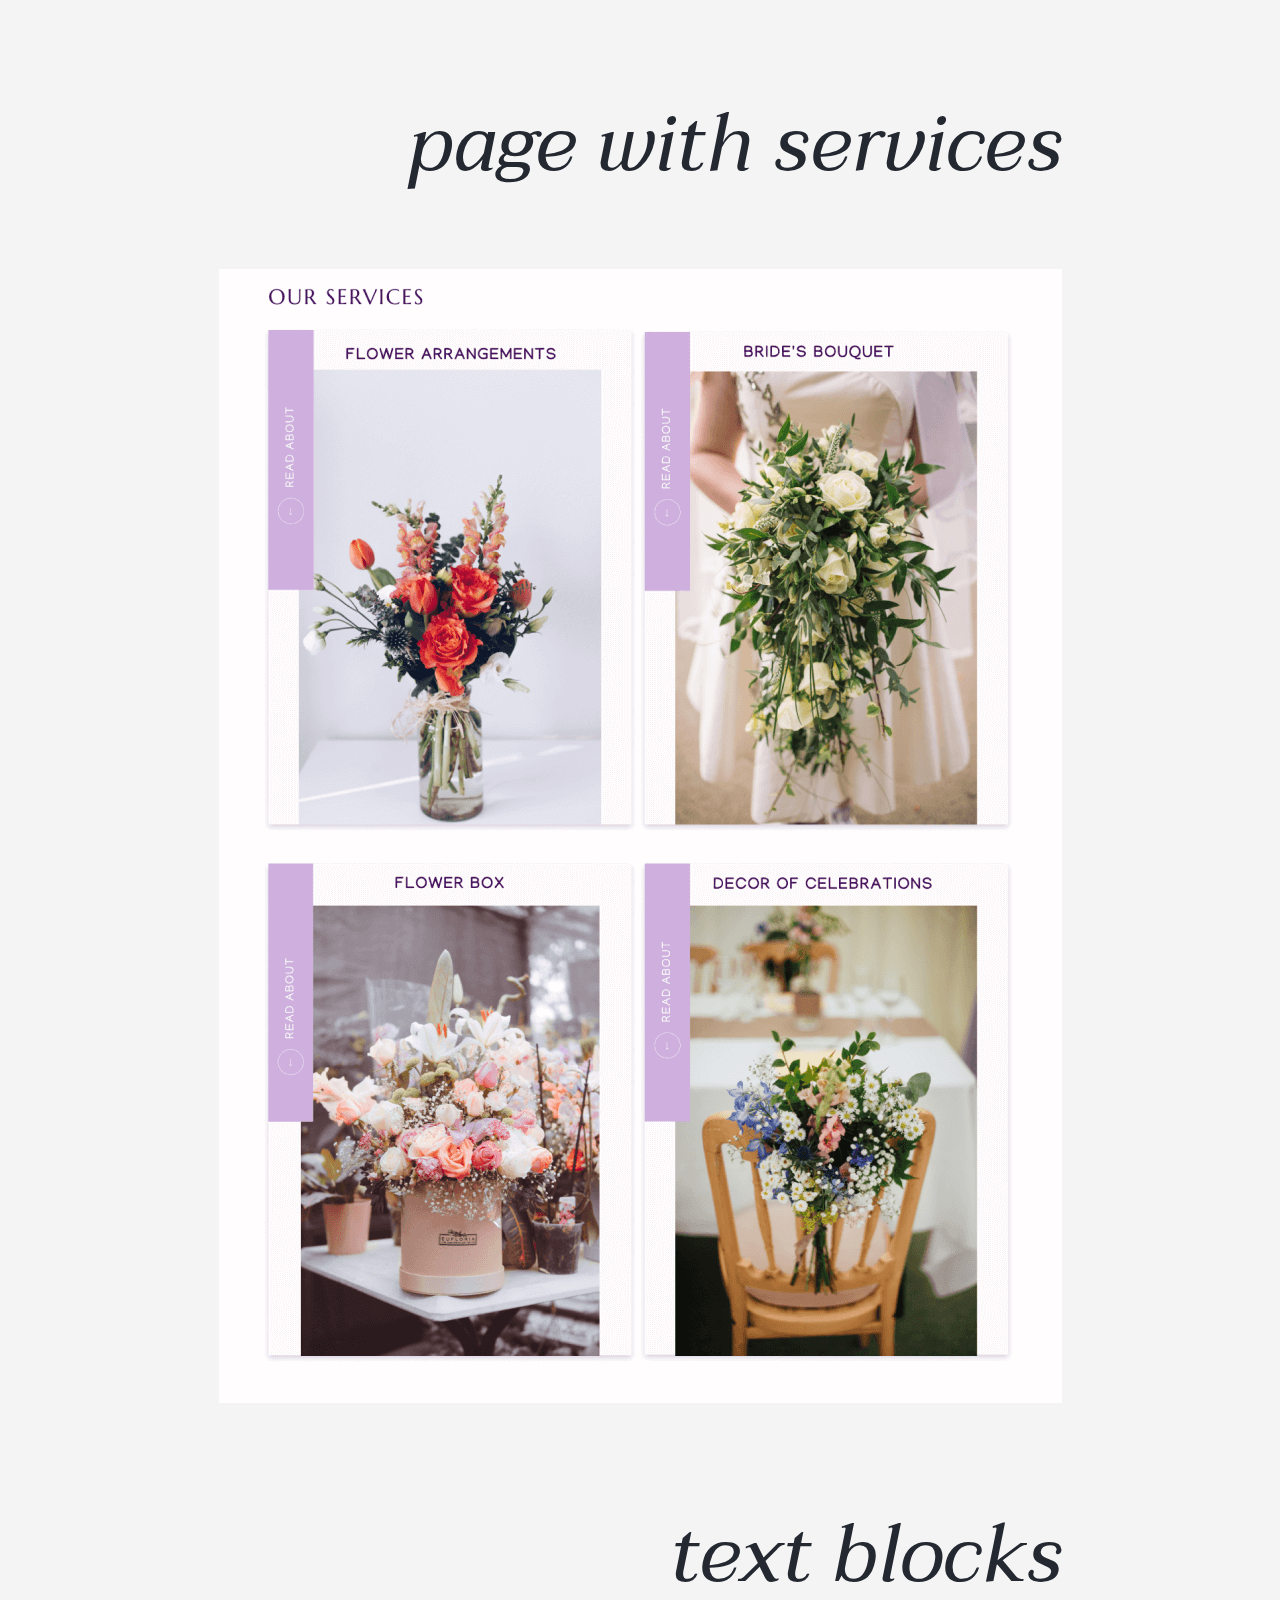
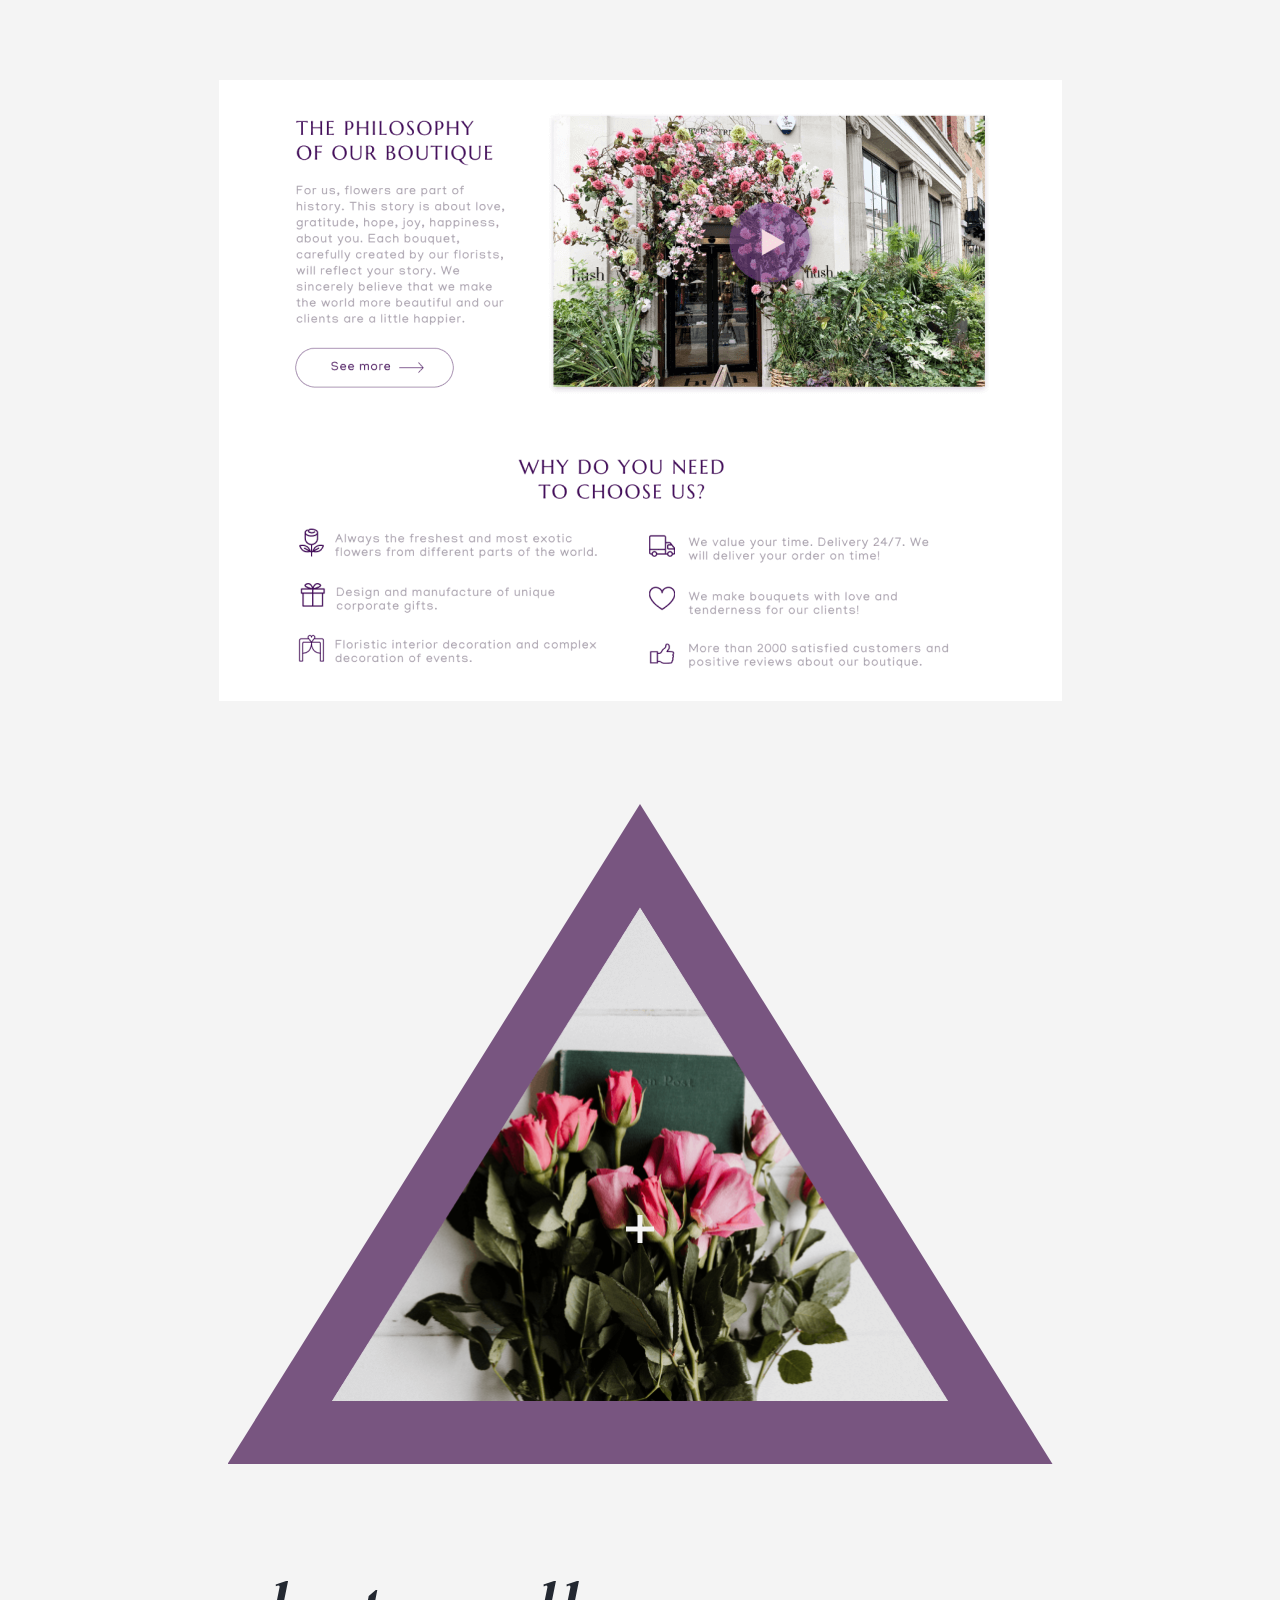
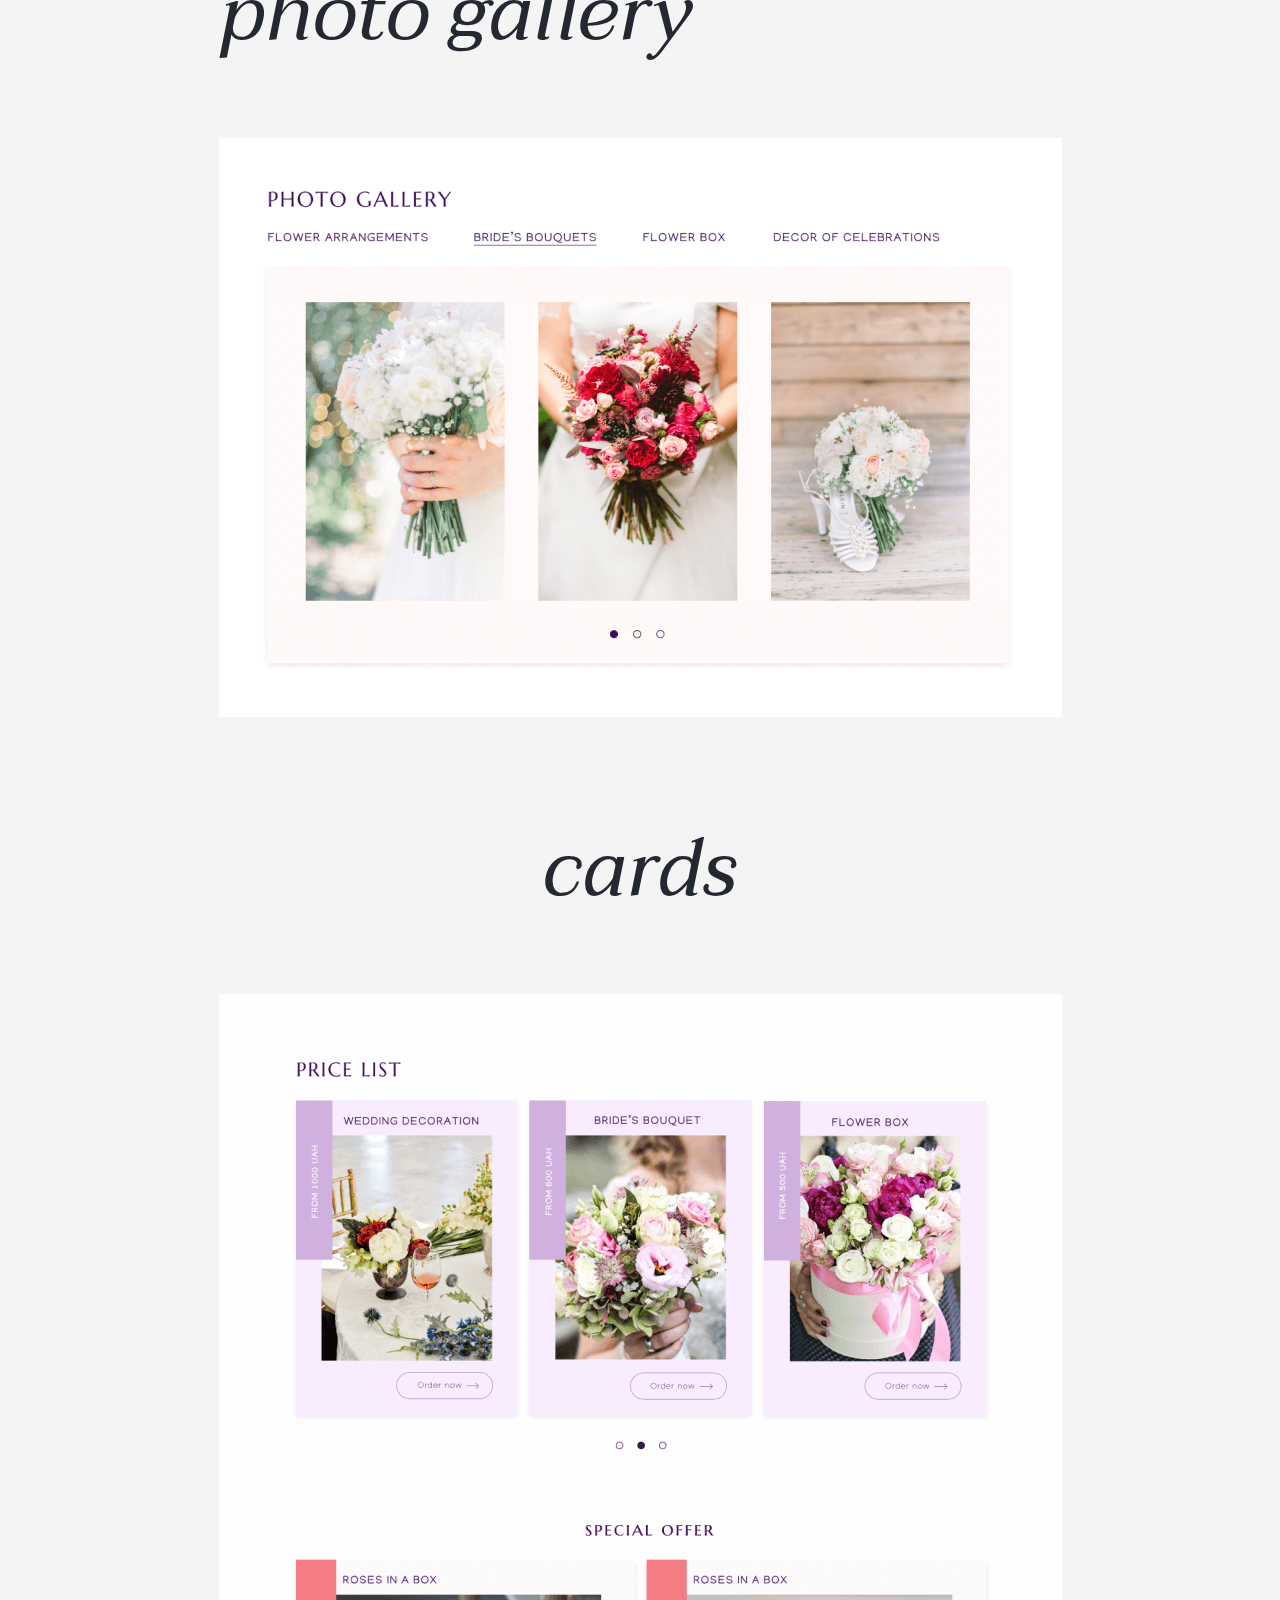
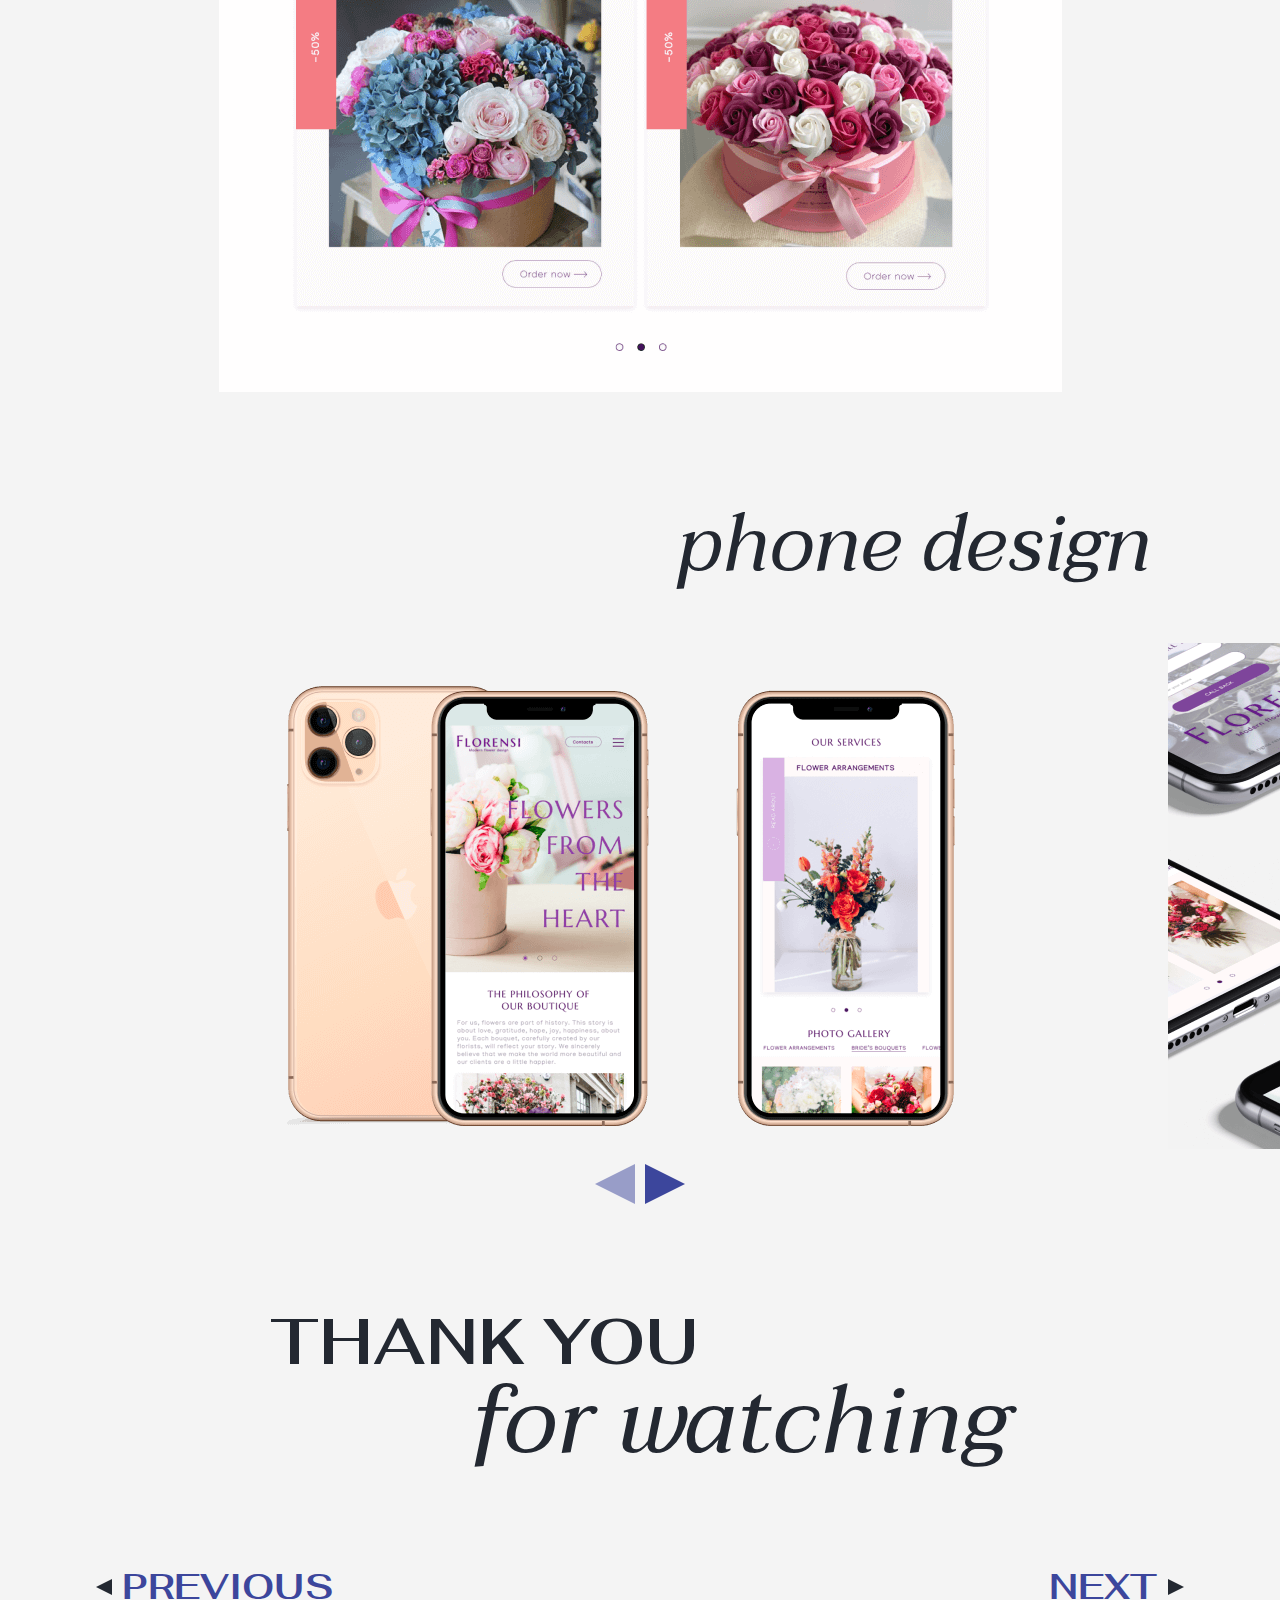
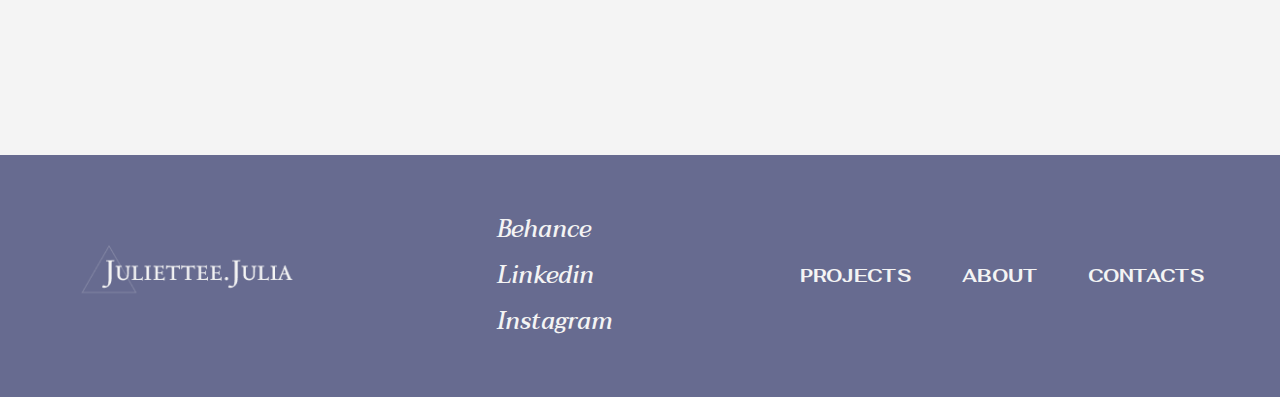
<file: florensi.html>
<!doctype html>
<html xmlns="http://www.w3.org/1999/xhtml">

<head>
	<meta http-equiv="Content-Type" content="text/html; charset=utf-8" />
	<meta name="viewport" content="width=device-width, initial-scale=1" />
	<link href="https://fonts.googleapis.com/css2?family=Fahkwang:wght@400;500;600;700&display=swap" rel="stylesheet" />
	<link href="https://fonts.googleapis.com/css2?family=Taviraj:ital,wght@1,400;1,500&display=swap" rel="stylesheet" />
	<link rel="stylesheet" href="./sass/fullpage.css" type="text/css" />
	<link rel="stylesheet" href="./sass/owl.carousel.css" type="text/css" />
	<link rel="stylesheet" href="./sass/owl.theme.default.css" type="text/css" />
	<link rel="stylesheet" href="./css/all.css" type="text/css" />
	<link rel="icon" href="./images/icons/favicon.png" />
	<title>FLORENSI | Projects | Juliettee.Julia</title>
</head>

<body>
	<div id="wrapper" class="project-page-wrapper">
		<header>
			<div class="header-layout">
				<a href="./index.html" class="header-layout-logo">
					<img src="./images/logo-dark.png" alt="logo" />
					<h1>Juliettee.Julia</h1>
				</a>
				<nav>
					<ul id="header-layout-navbar" class="header-layout-navbar dark">
						<li class="header-layout-navbar-item">
							<a href="./projects.html">PROJECTS</a>
						</li>
						<li class="header-layout-navbar-item">
							<a href="./about.html">ABOUT</a>
						</li>
						<li class="header-layout-navbar-item">
							<a href="./contacts.html">CONTACTS</a>
						</li>
					</ul>
				</nav>
				<div id="header-layout-button" class="header-layout-button dark"></div>
			</div>
		</header>
		<main class="project-page-container">
			<h2 class="project-page-title">FLORENSI</h2>
			<div class="project-page-banner">
				<img src="./images/backgrounds/bg-project1.png" alt="banner" />
			</div>
			<div class="project-page-about">
				<h3 class="project-page-about-title">ABOUT
				<span class="shift">project</span></h3>
				<p class="project-page-about-desc">
					It is a simple landing page design for selling florist services. The presentation contains the colors used for the design and several pages with cards of services, prices and special offers.
				</p>
			</div>
			<div class="project-page-carousel">
				<h3 class="project-page-item-title carousel">first screen</h3>
				<div id="carousel-1" class="owl-carousel owl-theme">
		      <div class="carousel-item">
						<img src="./images/florensi-slider1_1.png" alt="first-screen" />
					</div>
		      <div class="carousel-item">
				  	<img src="./images/florensi-slider1_2.png" alt="first-screen" />
				  </div>
		      <div class="carousel-item">
				  	<img src="./images/florensi-slider1_3.png" alt="first-screen" />
				  </div>
				</div>
			</div>
			<div class="project-page-styles">
				<h3 class="project-page-item-title">fonts and colors</h3>
				<div class="styles-color-layout">
					<div class="styles-color-layout-item color-FFF9F9"></div>
					<div class="styles-color-layout-item color-CFAFDE"></div>
					<div class="styles-color-layout-item color-873F88"></div>
					<div class="styles-color-layout-item color-904760"></div>
					<div class="styles-color-layout-item color-4A1861"></div>
				</div>
				<p class="project-page-styles-desc">
					This choice of colors can be explained by the fact that shades of purple and pink evokes a sense of elegance and top class. This is a way to attract wealthy customers to a one-page selling website.
				</p>
				<p class="project-page-styles-desc">
					Light colors, especially lavender, will remind you of spring and romance. Dark tones add a certain mystery and even symbolize creativity.
				</p>
				<p class="project-page-styles-font">MARCELLUS - for headers.</p>
				<p class="project-page-styles-font">Manjari - for text blocks.</p>
			</div>
			<div class="project-page-item">
				<h3 class="project-page-item-title right">page with services</h3>
				<div class="project-page-item-image">
					<img src="./images/florensi-screen1.png" alt="project-screenshot" />
				</div>
			</div>
			<div class="project-page-item">
				<h3 class="project-page-item-title right">text blocks</h3>
				<div class="project-page-item-image">
					<img src="./images/florensi-screen2.png" alt="project-screenshot" />
				</div>
			</div>
			<div id="polygon-container" class="project-page-polygon-container">
				<img src="./images/florensi-poly-banner.png" alt="polygon-banner" />
				<div class="project-page-polygon-outer color-785580">
					<div class="project-page-polygon-inner">
						<a href="#polygon-container">
							<img src="./images/florensi-polygon.png" alt="polygon-image" />
						</a>
					</div>
				</div>
			</div>
			<div class="project-page-item">
				<h3 class="project-page-item-title">photo gallery</h3>
				<div class="project-page-item-image">
					<img src="./images/florensi-screen3.png" alt="project-screenshot" />
				</div>
			</div>
			<div class="project-page-item">
				<h3 class="project-page-item-title center">cards</h3>
				<div class="project-page-item-image">
					<img src="./images/florensi-screen4.png" alt="project-screenshot" />
				</div>
			</div>
			<div class="project-page-carousel">
				<h3 class="project-page-item-title carousel right">phone design</h3>
				<div id="carousel-2" class="owl-carousel owl-theme">
		      <div class="carousel-item">
						<img src="./images/florensi-slider2_1.png" alt="phone-view" />
					</div>
		      <div class="carousel-item">
				  	<img src="./images/florensi-slider2_2.png" alt="phone-view" />
				  </div>
				</div>
			</div>
			<p class="project-page-thanks">THANK YOU
			<span class="shift">for watching</span></p>
			<div class="jump-to">
				<a class="jump-to-link" href="./cactusmania.html">PREVIOUS</a>
				<a class="jump-to-link" href="./miocaro.html">NEXT</a>
			</div>
		</main>
		<footer>
			<div class="footer-layout">
				<a href="./index.html" class="footer-layout-logo">
					<img src="./images/logo-light.png" alt="logo" />
				</a>
				<ul class="footer-layout-contacts">
					<li class="footer-layout-contacts-item">
						<a href="#">Behance</a>
					</li>
					<li class="footer-layout-contacts-item">
						<a href="#">Linkedin</a>
					</li>
					<li class="footer-layout-contacts-item">
						<a href="#">Instagram</a>
					</li>
				</ul>
				<nav>
					<ul class="footer-layout-navbar">
						<li class="footer-layout-navbar-item">
							<a href="./projects.html">PROJECTS</a>
						</li>
						<li class="footer-layout-navbar-item">
							<a href="./about.html">ABOUT</a>
						</li>
						<li class="footer-layout-navbar-item">
							<a href="./contacts.html">CONTACTS</a>
						</li>
					</ul>
				</nav>
			</div>
		</footer>
	</div>

	<script type="text/javascript" src="./js/jquery-3.2.0.js"></script>
	<script type="text/javascript" src="./js/scrolloverflow.js"></script>
	<script type="text/javascript" src="./js/fullpage.js"></script>
	<script type="text/javascript" src="./js/owl.carousel.js"></script>
	<script type="text/javascript" src="./js/main.js"></script>
	<script type="text/javascript">
		$(document).ready(function(){
		  $("#carousel-1, #carousel-2").owlCarousel({
				items: 1,
		    center: true,
				autoWidth:true,
				nav: true,
				navText : ["<div class='carousel-arrows left-arrow'></div>","<div class='carousel-arrows right-arrow'></div>"],
				dots: false,
		    margin:106
			});
		});
	</script>
</body>

</html>
</file>
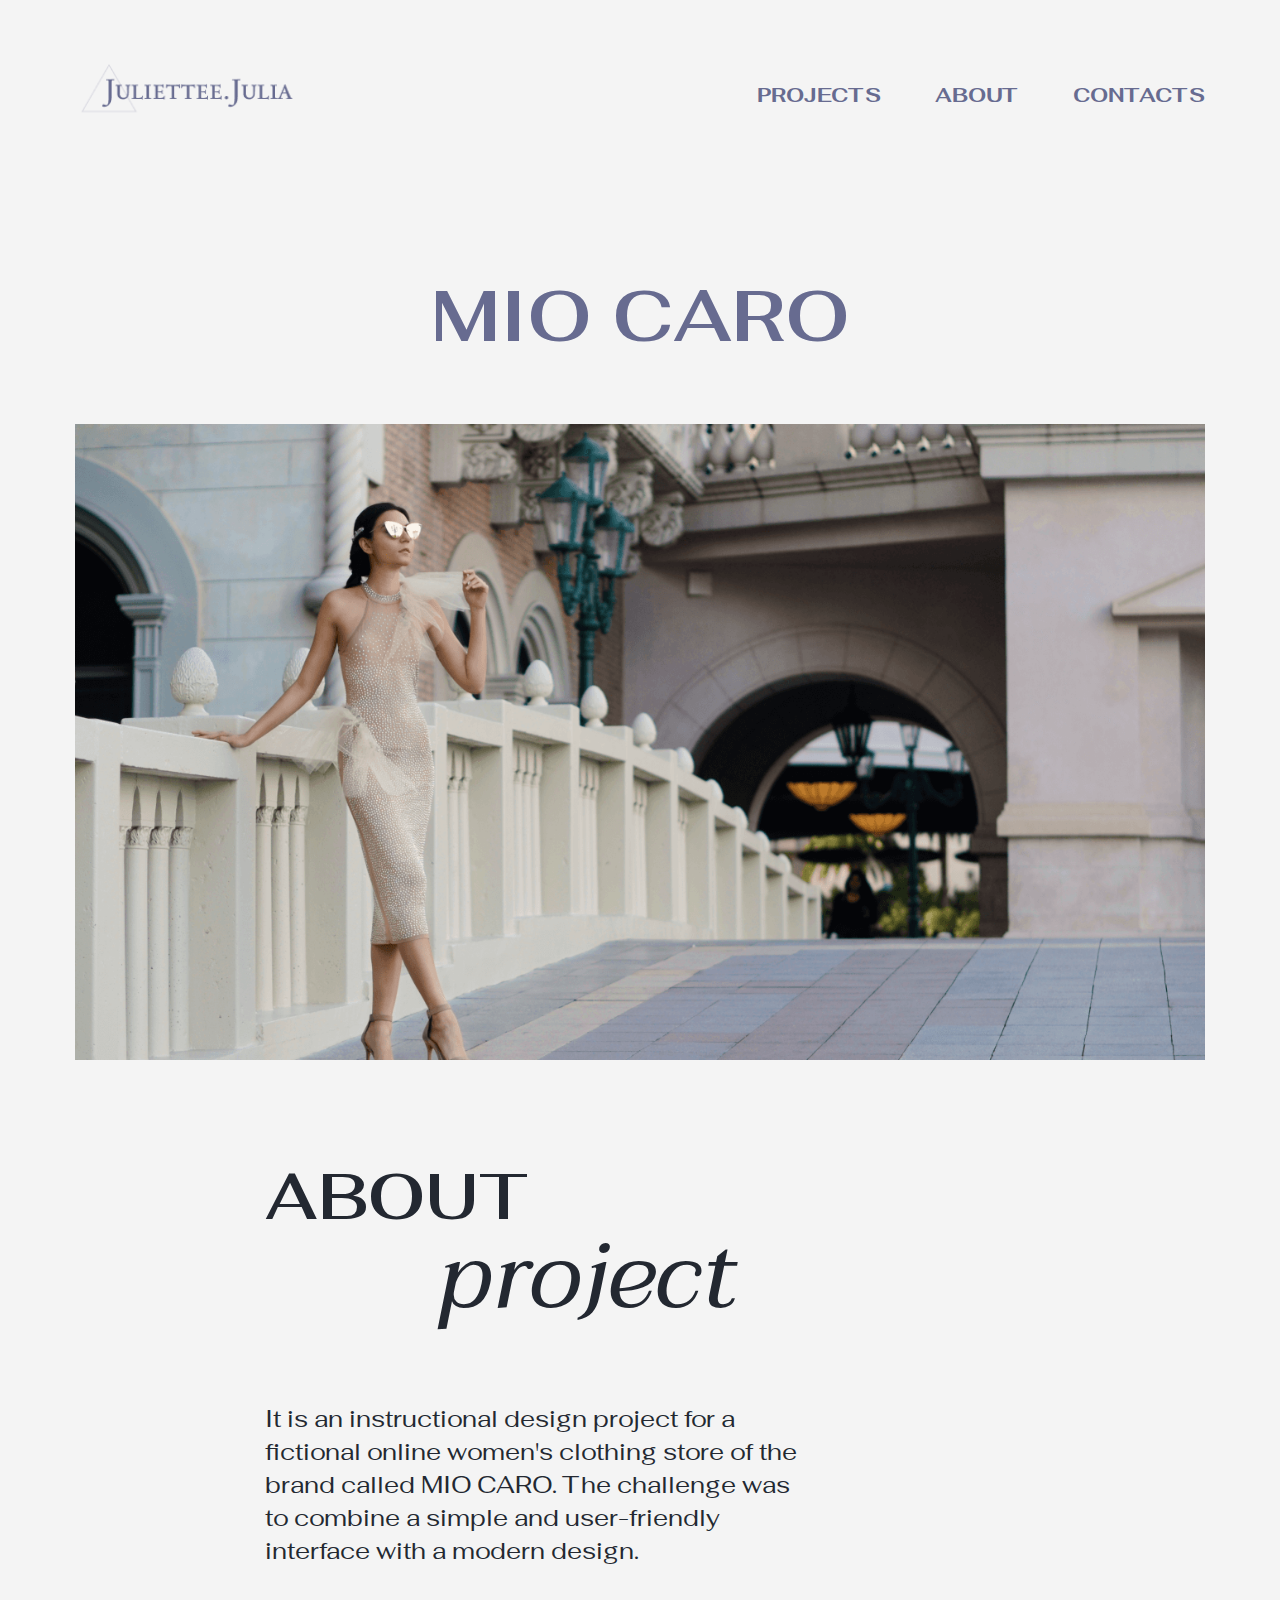
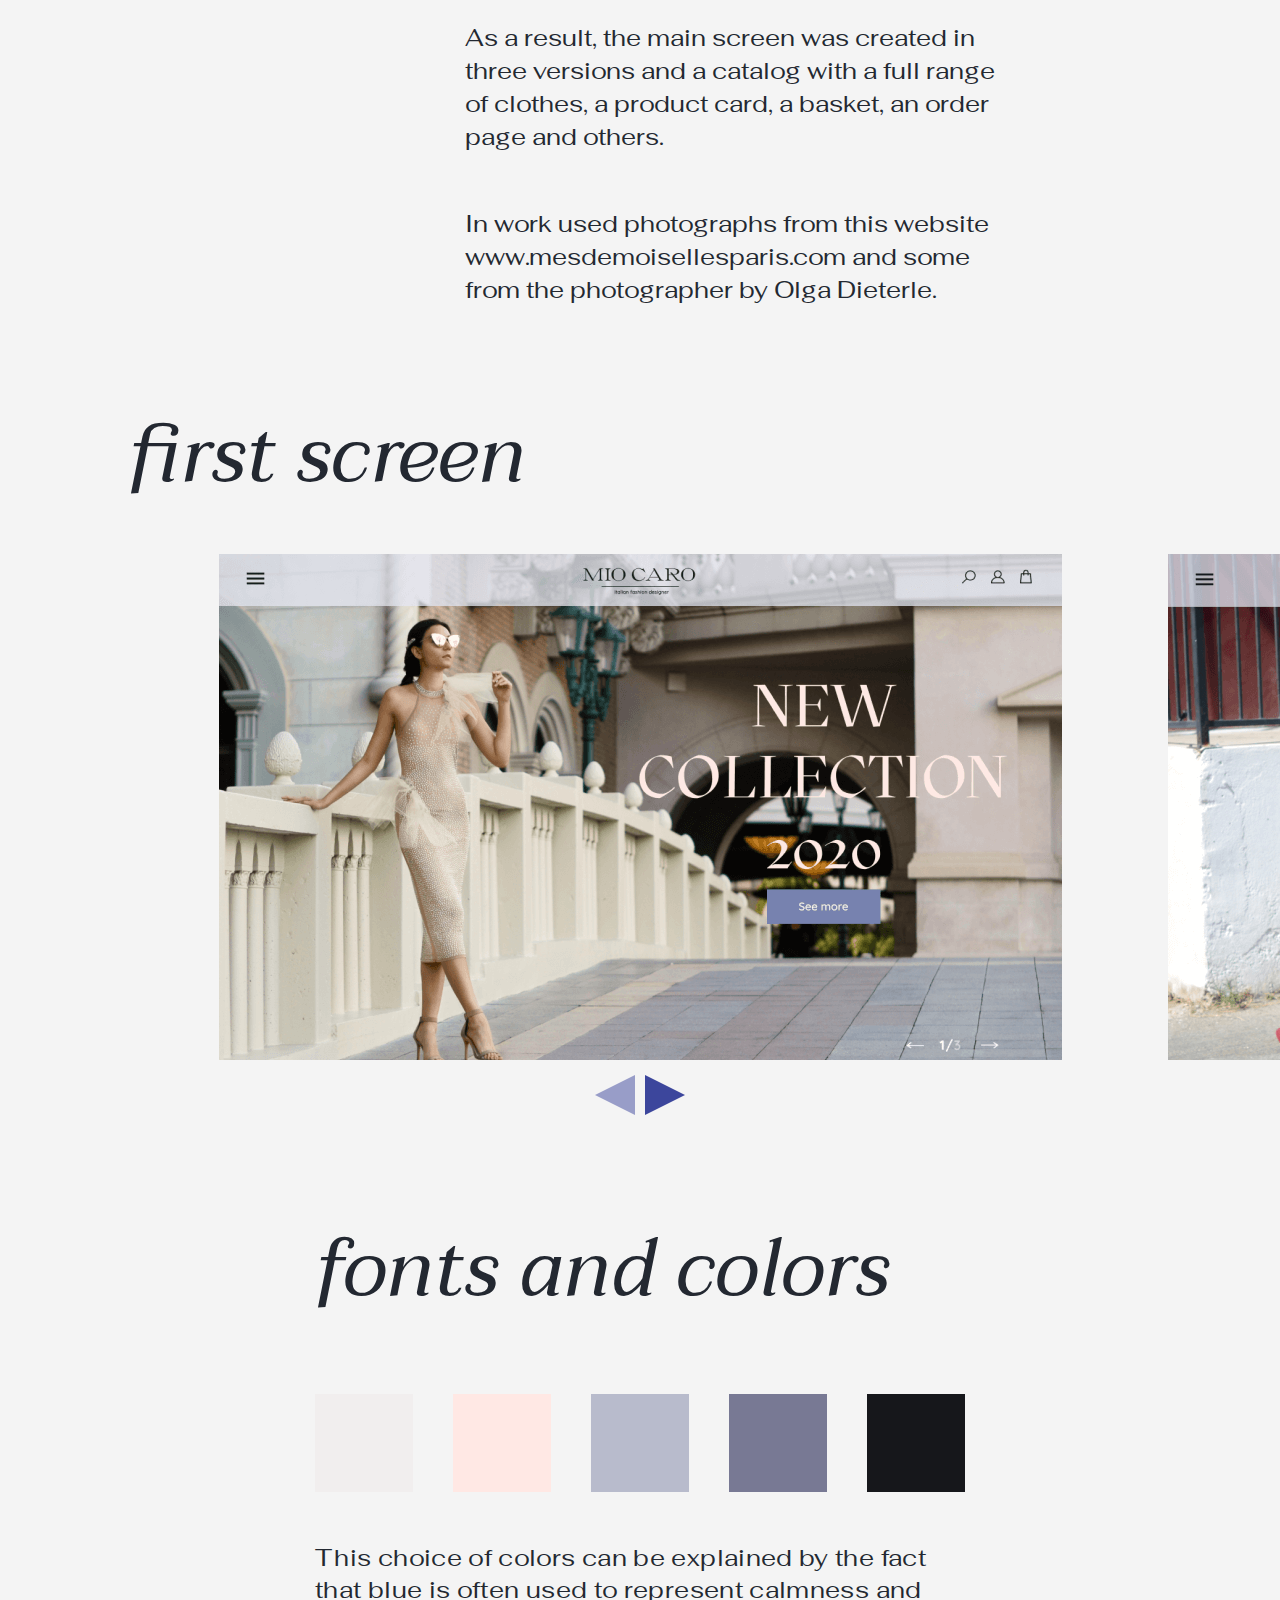
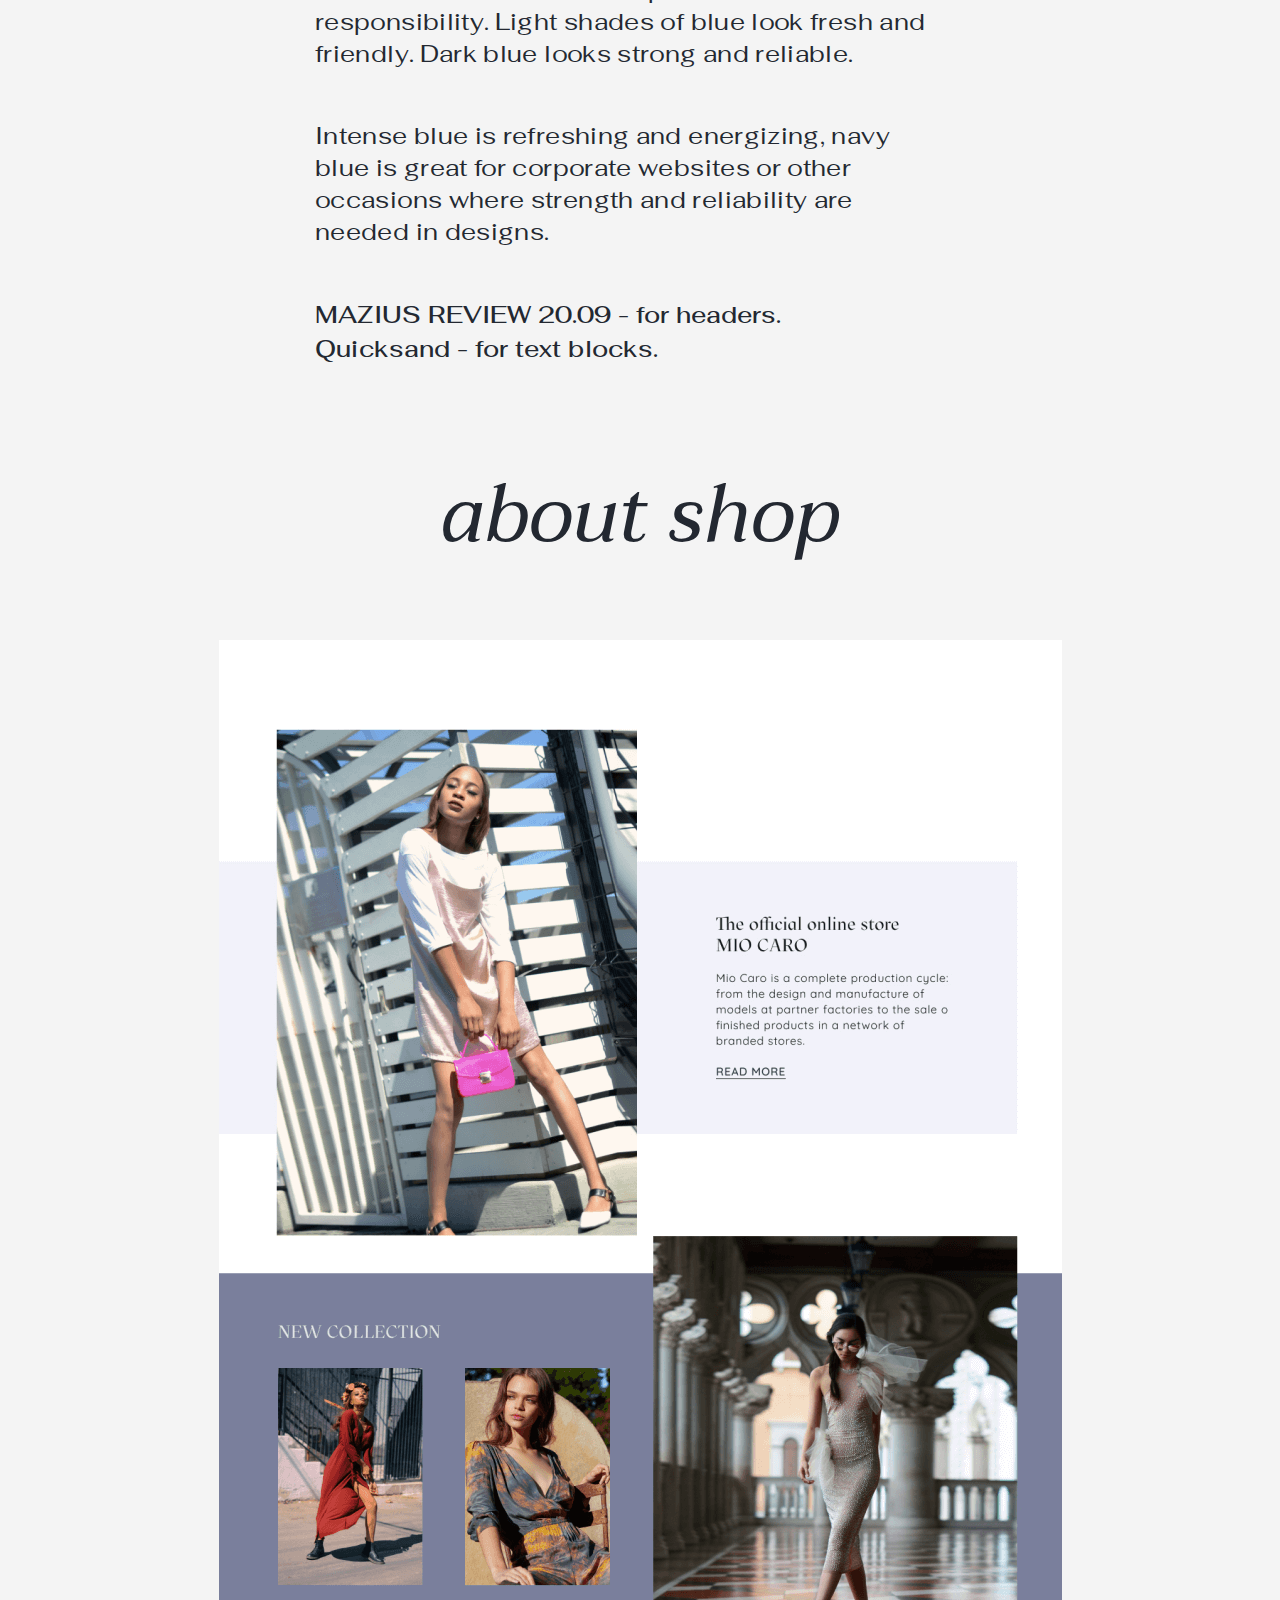
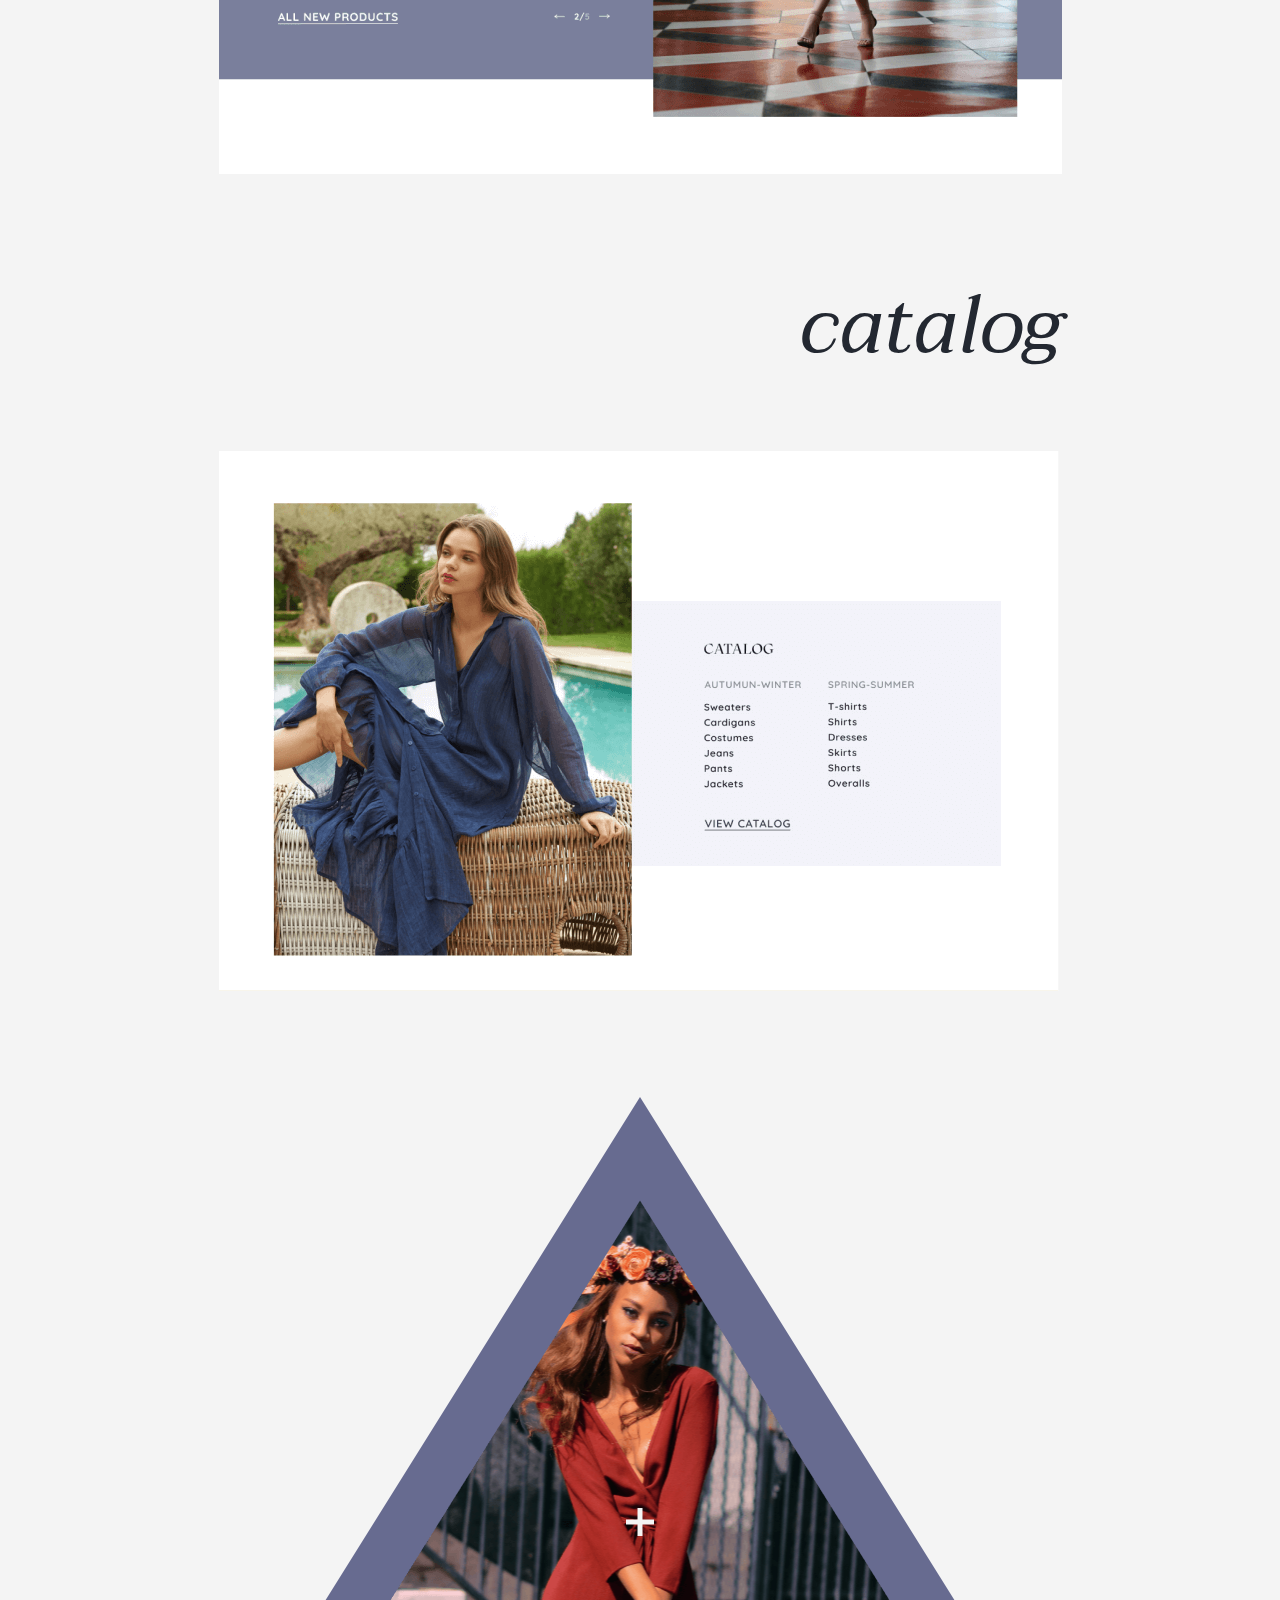
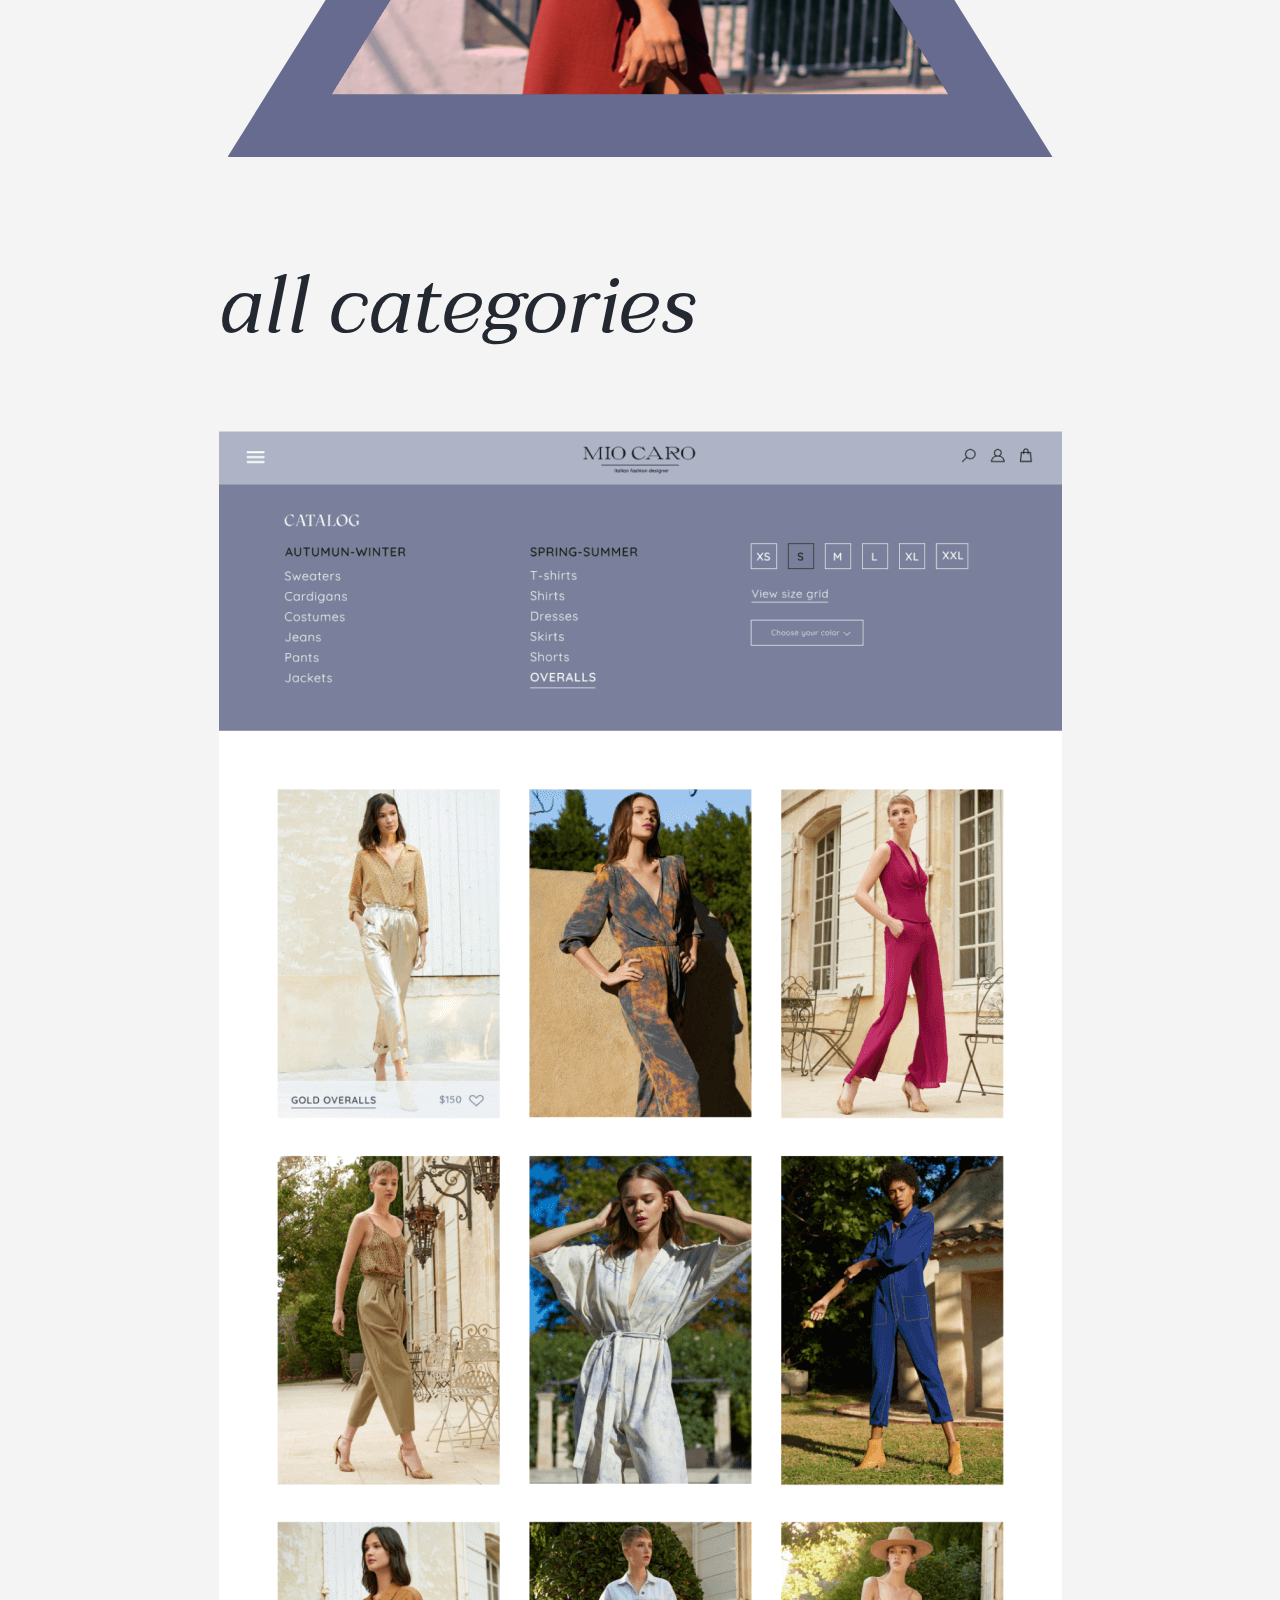
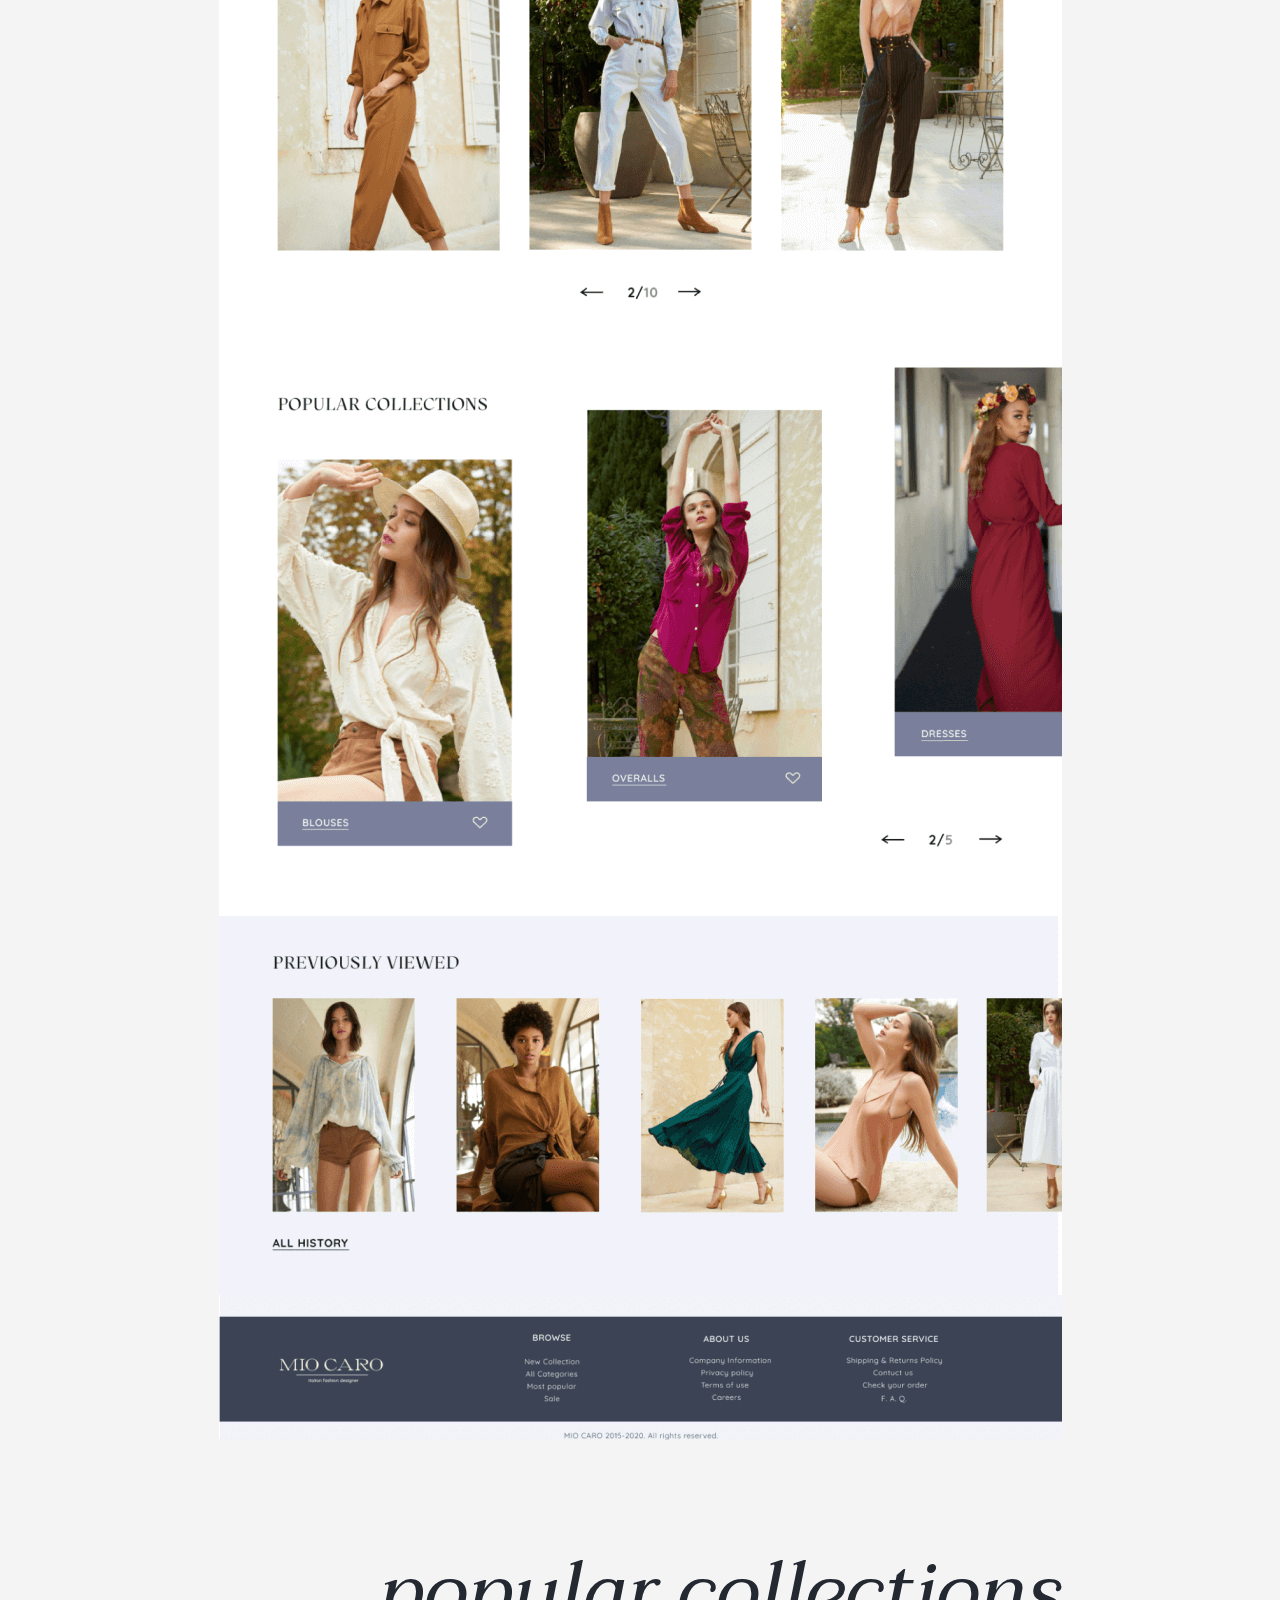
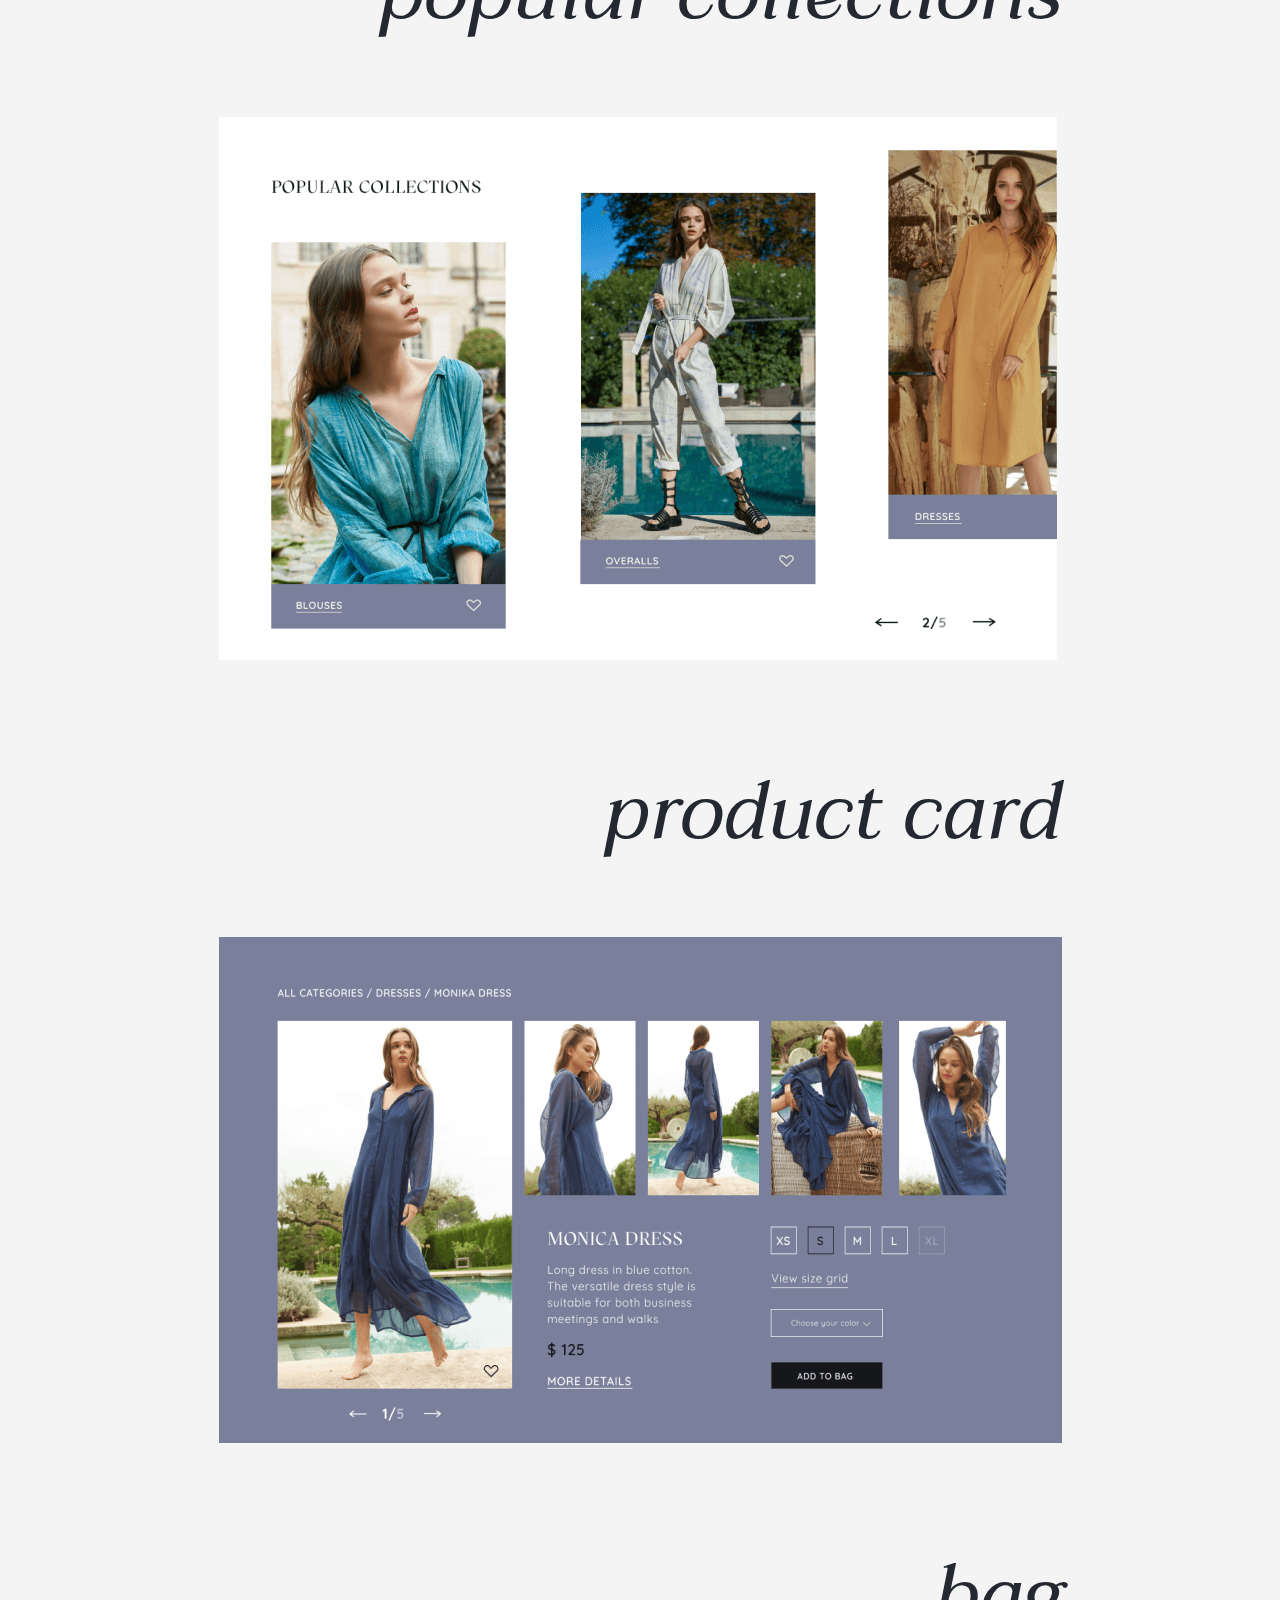
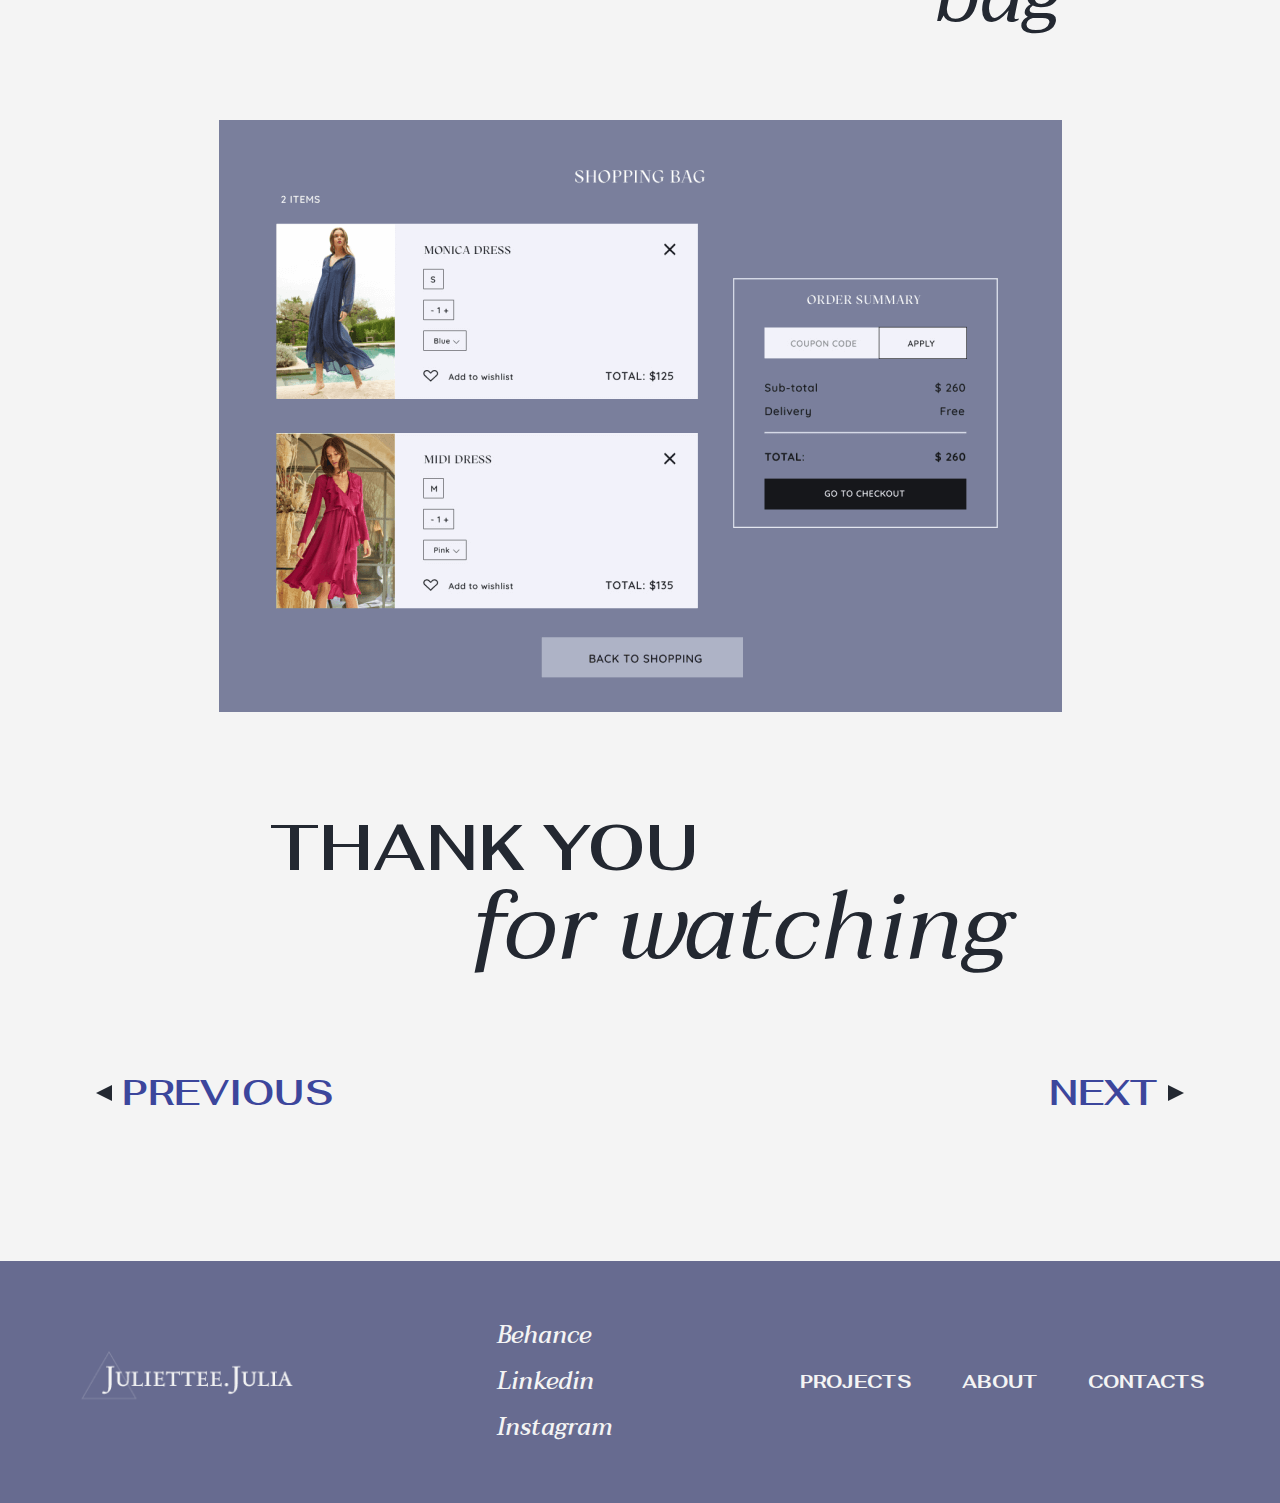
<file: miocaro.html>
<!doctype html>
<html xmlns="http://www.w3.org/1999/xhtml">

<head>
	<meta http-equiv="Content-Type" content="text/html; charset=utf-8" />
	<meta name="viewport" content="width=device-width, initial-scale=1" />
	<link href="https://fonts.googleapis.com/css2?family=Fahkwang:wght@400;500;600;700&display=swap" rel="stylesheet" />
	<link href="https://fonts.googleapis.com/css2?family=Taviraj:ital,wght@1,400;1,500&display=swap" rel="stylesheet" />
	<link rel="stylesheet" href="./sass/fullpage.css" type="text/css" />
	<link rel="stylesheet" href="./sass/owl.carousel.css" type="text/css" />
	<link rel="stylesheet" href="./sass/owl.theme.default.css" type="text/css" />
	<link rel="stylesheet" href="./css/all.css" type="text/css" />
	<link rel="icon" href="./images/icons/favicon.png" />
	<title>MIO CARO | Projects | Juliettee.Julia</title>
</head>

<body>
	<div id="wrapper" class="project-page-wrapper">
		<header>
			<div class="header-layout">
				<a href="./index.html" class="header-layout-logo">
					<img src="./images/logo-dark.png" alt="logo" />
					<h1>Juliettee.Julia</h1>
				</a>
				<nav>
					<ul id="header-layout-navbar" class="header-layout-navbar dark">
						<li class="header-layout-navbar-item">
							<a href="./projects.html">PROJECTS</a>
						</li>
						<li class="header-layout-navbar-item">
							<a href="./about.html">ABOUT</a>
						</li>
						<li class="header-layout-navbar-item">
							<a href="./contacts.html">CONTACTS</a>
						</li>
					</ul>
				</nav>
				<div id="header-layout-button" class="header-layout-button dark"></div>
			</div>
		</header>
		<main class="project-page-container">
			<h2 class="project-page-title">MIO CARO</h2>
			<div class="project-page-banner">
				<img src="./images/backgrounds/bg-project2.png" alt="banner" />
			</div>
			<div class="project-page-about">
				<h3 class="project-page-about-title">ABOUT
				<span class="shift">project</span></h3>
				<p class="project-page-about-desc">
					It is an instructional design project for a fictional online women's clothing store of the brand called MIO CARO. The challenge was to combine a simple and user-friendly interface with a modern design.
				</p>
				<p class="project-page-about-desc right">
					As a result, the main screen was created in three versions and a catalog with a full range of clothes, a product card, a basket, an order page and others.
				</p>
				<p class="project-page-about-desc right">
					In work used photographs from this website www.mesdemoisellesparis.com and some from the photographer by Olga Dieterle.
				</p>
			</div>
			<div class="project-page-carousel">
				<h3 class="project-page-item-title carousel">first screen</h3>
				<div id="carousel-1" class="owl-carousel owl-theme">
		      <div class="carousel-item">
						<img src="./images/miocaro-slider1_1.png" alt="first-screen" />
					</div>
		      <div class="carousel-item">
				  	<img src="./images/miocaro-slider1_2.png" alt="first-screen" />
				  </div>
		      <div class="carousel-item">
				  	<img src="./images/miocaro-slider1_3.png" alt="first-screen" />
				  </div>
				</div>
			</div>
			<div class="project-page-styles">
				<h3 class="project-page-item-title">fonts and colors</h3>
				<div class="styles-color-layout">
					<div class="styles-color-layout-item color-F1EEEE"></div>
					<div class="styles-color-layout-item color-FFE8E4"></div>
					<div class="styles-color-layout-item color-B8BBCC"></div>
					<div class="styles-color-layout-item color-787994"></div>
					<div class="styles-color-layout-item color-16171B"></div>
				</div>
				<p class="project-page-styles-desc">
					This choice of colors can be explained by the fact that blue is often used to represent calmness and responsibility. Light shades of blue look fresh and friendly. Dark blue looks strong and reliable.
				</p>
				<p class="project-page-styles-desc">
					Intense blue is refreshing and energizing, navy blue is great for corporate websites or other occasions where strength and reliability are needed in designs.
				</p>
				<p class="project-page-styles-font">MAZIUS REVIEW 20.09 - for headers.</p>
				<p class="project-page-styles-font">Quicksand - for text blocks.</p>
			</div>
			<div class="project-page-item">
				<h3 class="project-page-item-title center">about shop</h3>
				<div class="project-page-item-image">
					<img src="./images/miocaro-screen1.png" alt="project-screenshot" />
				</div>
			</div>
			<div class="project-page-item">
				<h3 class="project-page-item-title right">catalog</h3>
				<div class="project-page-item-image">
					<img src="./images/miocaro-screen2.png" alt="project-screenshot" />
				</div>
			</div>
			<div id="polygon-container" class="project-page-polygon-container">
				<img src="./images/miocaro-poly-banner.png" alt="polygon-banner" />
				<div class="project-page-polygon-outer color-676B90">
					<div class="project-page-polygon-inner">
						<a href="#polygon-container">
							<img src="./images/miocaro-polygon.png" alt="polygon-image" />
						</a>
					</div>
				</div>
			</div>
			<div class="project-page-item">
				<h3 class="project-page-item-title">all categories</h3>
				<div class="project-page-item-image">
					<img src="./images/miocaro-screen3.png" alt="project-screenshot" />
				</div>
			</div>
			<div class="project-page-item">
				<h3 class="project-page-item-title right">popular collections</h3>
				<div class="project-page-item-image">
					<img src="./images/miocaro-screen4.png" alt="project-screenshot" />
				</div>
			</div>
			<div class="project-page-item">
				<h3 class="project-page-item-title right">product card</h3>
				<div class="project-page-item-image">
					<img src="./images/miocaro-screen5.png" alt="project-screenshot" />
				</div>
			</div>
			<div class="project-page-item">
				<h3 class="project-page-item-title right">bag</h3>
				<div class="project-page-item-image">
					<img src="./images/miocaro-screen6.png" alt="project-screenshot" />
				</div>
			</div>
			<p class="project-page-thanks">THANK YOU
			<span class="shift">for watching</span></p>
			<div class="jump-to">
				<a class="jump-to-link" href="./florensi.html">PREVIOUS</a>
				<a class="jump-to-link" href="./cactusmania.html">NEXT</a>
			</div>
		</main>
		<footer>
			<div class="footer-layout">
				<a href="./index.html" class="footer-layout-logo">
					<img src="./images/logo-light.png" alt="logo" />
				</a>
				<ul class="footer-layout-contacts">
					<li class="footer-layout-contacts-item">
						<a href="#">Behance</a>
					</li>
					<li class="footer-layout-contacts-item">
						<a href="#">Linkedin</a>
					</li>
					<li class="footer-layout-contacts-item">
						<a href="#">Instagram</a>
					</li>
				</ul>
				<nav>
					<ul class="footer-layout-navbar">
						<li class="footer-layout-navbar-item">
							<a href="./projects.html">PROJECTS</a>
						</li>
						<li class="footer-layout-navbar-item">
							<a href="./about.html">ABOUT</a>
						</li>
						<li class="footer-layout-navbar-item">
							<a href="./contacts.html">CONTACTS</a>
						</li>
					</ul>
				</nav>
			</div>
		</footer>
	</div>

	<script type="text/javascript" src="./js/jquery-3.2.0.js"></script>
	<script type="text/javascript" src="./js/scrolloverflow.js"></script>
	<script type="text/javascript" src="./js/fullpage.js"></script>
	<script type="text/javascript" src="./js/owl.carousel.js"></script>
	<script type="text/javascript" src="./js/main.js"></script>
	<script type="text/javascript">
		$(document).ready(function(){
		  $("#carousel-1").owlCarousel({
				items: 1,
		    center: true,
				autoWidth:true,
				nav: true,
				navText : ["<div class='carousel-arrows left-arrow'></div>","<div class='carousel-arrows right-arrow'></div>"],
				dots: false,
		    margin:106
			});
		});
	</script>
</body>

</html>
</file>
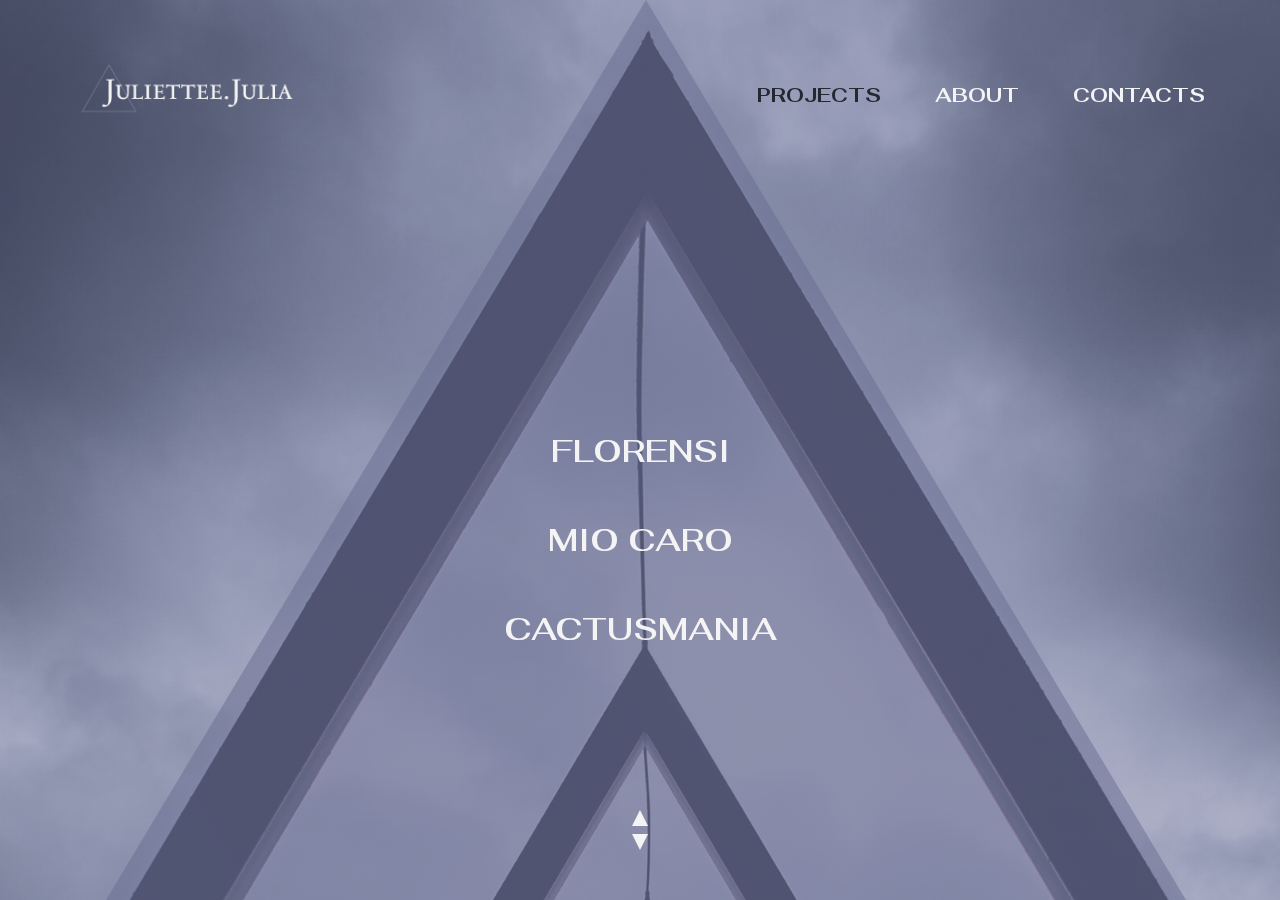
<file: projects.html>
<!doctype html>
<html xmlns="http://www.w3.org/1999/xhtml">

<head>
	<meta http-equiv="Content-Type" content="text/html; charset=utf-8" />
	<meta name="viewport" content="width=device-width, initial-scale=1" />
	<link href="https://fonts.googleapis.com/css2?family=Fahkwang:wght@400;500;600;700&display=swap" rel="stylesheet" />
	<link href="https://fonts.googleapis.com/css2?family=Taviraj:ital,wght@1,400;1,500&display=swap" rel="stylesheet" />
	<link rel="stylesheet" href="./sass/fullpage.css" type="text/css" />
	<link rel="stylesheet" href="./sass/owl.carousel.css" type="text/css" />
	<link rel="stylesheet" href="./sass/owl.theme.default.css" type="text/css" />
	<link rel="stylesheet" href="./css/all.css" type="text/css" />
	<link rel="icon" href="./images/icons/favicon.png" />
	<title>Projects | Juliettee.Julia</title>
</head>

<body>
	<div id="wrapper">
		<header class="fixed">
			<div class="header-layout">
				<a href="./index.html" class="header-layout-logo">
					<img src="./images/logo-light.png" alt="logo" />
					<h1>Juliettee.Julia</h1>
				</a>
				<nav>
					<ul id="header-layout-navbar" class="header-layout-navbar">
						<li class="header-layout-navbar-item selected">
							<a href="./projects.html">PROJECTS</a>
						</li>
						<li class="header-layout-navbar-item">
							<a href="./about.html">ABOUT</a>
						</li>
						<li class="header-layout-navbar-item">
							<a href="./contacts.html">CONTACTS</a>
						</li>
					</ul>
				</nav>
				<div id="header-layout-button" class="header-layout-button"></div>
			</div>
		</header>
		<main>
			<div class="projects-container">
				<div id="fullpage">
					<div class="section projects">
						<div class="project-list-wrapper">
							<ul class="projects-list">
								<li class="projects-list-item">
									<a href="./florensi.html">FLORENSI</a>
								</li>
								<li class="projects-list-item">
									<a href="./miocaro.html">MIO CARO</a>
								</li>
								<li class="projects-list-item">
									<a href="./cactusmania.html">CACTUSMANIA</a>
								</li>
							</ul>
						</div>
					</div>
					<div class="section project-1">
						<div class="project-list-wrapper">
							<ul class="projects-list">
								<li class="projects-list-item selected">
									<a href="./florensi.html">FLORENSI</a>
								</li>
								<li class="projects-list-item">
									<a href="./miocaro.html">MIO CARO</a>
								</li>
								<li class="projects-list-item">
									<a href="./cactusmania.html">CACTUSMANIA</a>
								</li>
							</ul>
						</div>
					</div>
					<div class="section project-2">
						<div class="project-list-wrapper">
							<ul class="projects-list">
								<li class="projects-list-item">
									<a href="./florensi.html">FLORENSI</a>
								</li>
								<li class="projects-list-item selected">
									<a href="./miocaro.html">MIO CARO</a>
								</li>
								<li class="projects-list-item">
									<a href="./cactusmania.html">CACTUSMANIA</a>
								</li>
							</ul>
						</div>
					</div>
					<div class="section project-3">
						<div class="project-list-wrapper">
							<ul class="projects-list">
								<li class="projects-list-item">
									<a href="./florensi.html">FLORENSI</a>
								</li>
								<li class="projects-list-item">
									<a href="./miocaro.html">MIO CARO</a>
								</li>
								<li class="projects-list-item selected">
									<a href="./cactusmania.html">CACTUSMANIA</a>
								</li>
							</ul>
						</div>
					</div>
				</div>
			</div>
		</main>
		<div class="vertical-navigation">
			<div class="vnav-arrows">
				<div id="vnav-arrow-up"></div>
				<div id="vnav-arrow-down"></div>
			</div>
		</div>
	</div>

	<script type="text/javascript" src="./js/jquery-3.2.0.js"></script>
	<script type="text/javascript" src="./js/scrolloverflow.js"></script>
	<script type="text/javascript" src="./js/fullpage.js"></script>
	<script type="text/javascript" src="./js/owl.carousel.js"></script>
	<script type="text/javascript" src="./js/main.js"></script>
	<script type="text/javascript">
		$(document).ready(function() {
			$('#fullpage').fullpage({
				css3: false,
				continuousVertical: true,
				verticalCentered: false
			});
		});
	</script>
</body>

</html>
</file>
<file: sass/fullpage.css>
/*!
 * fullPage 3.0.9
 * https://github.com/alvarotrigo/fullPage.js
 *
 * @license GPLv3 for open source use only
 * or Fullpage Commercial License for commercial use
 * http://alvarotrigo.com/fullPage/pricing/
 *
 * Copyright (C) 2018 http://alvarotrigo.com/fullPage - A project by Alvaro Trigo
 */
html.fp-enabled,
.fp-enabled body {
    margin: 0;
    padding: 0;
    overflow:hidden;

    /*Avoid flicker on slides transitions for mobile phones #336 */
    -webkit-tap-highlight-color: rgba(0,0,0,0);
}
.fp-section {
    position: relative;
    -webkit-box-sizing: border-box; /* Safari<=5 Android<=3 */
    -moz-box-sizing: border-box; /* <=28 */
    box-sizing: border-box;
}
.fp-slide {
    float: left;
}
.fp-slide, .fp-slidesContainer {
    height: 100%;
    display: block;
}
.fp-slides {
    z-index:1;
    height: 100%;
    overflow: hidden;
    position: relative;
    -webkit-transition: all 0.3s ease-out; /* Safari<=6 Android<=4.3 */
    transition: all 0.3s ease-out;
}
.fp-section.fp-table, .fp-slide.fp-table {
    display: table;
    table-layout:fixed;
    width: 100%;
}
.fp-tableCell {
    display: table-cell;
    vertical-align: middle;
    width: 100%;
    height: 100%;
}
.fp-slidesContainer {
    float: left;
    position: relative;
}
.fp-controlArrow {
    -webkit-user-select: none; /* webkit (safari, chrome) browsers */
    -moz-user-select: none; /* mozilla browsers */
    -khtml-user-select: none; /* webkit (konqueror) browsers */
    -ms-user-select: none; /* IE10+ */
    position: absolute;
    z-index: 4;
    top: 50%;
    cursor: pointer;
    width: 0;
    height: 0;
    border-style: solid;
    margin-top: -38px;
    -webkit-transform: translate3d(0,0,0);
    -ms-transform: translate3d(0,0,0);
    transform: translate3d(0,0,0);
}
.fp-controlArrow.fp-prev {
    left: 15px;
    width: 0;
    border-width: 38.5px 34px 38.5px 0;
    border-color: transparent #fff transparent transparent;
}
.fp-controlArrow.fp-next {
    right: 15px;
    border-width: 38.5px 0 38.5px 34px;
    border-color: transparent transparent transparent #fff;
}
.fp-scrollable {
    overflow: hidden;
    position: relative;
}
.fp-scroller{
    overflow: hidden;
}
.iScrollIndicator{
    border: 0 !important;
}
.fp-notransition {
    -webkit-transition: none !important;
    transition: none !important;
}
#fp-nav {
    position: fixed;
    z-index: 100;
    top: 50%;
    opacity: 1;
    transform: translateY(-50%);
    -ms-transform: translateY(-50%);
    -webkit-transform: translate3d(0,-50%,0);
}
#fp-nav.fp-right {
    right: 17px;
}
#fp-nav.fp-left {
    left: 17px;
}
.fp-slidesNav{
    position: absolute;
    z-index: 4;
    opacity: 1;
    -webkit-transform: translate3d(0,0,0);
    -ms-transform: translate3d(0,0,0);
    transform: translate3d(0,0,0);
    left: 0 !important;
    right: 0;
    margin: 0 auto !important;
}
.fp-slidesNav.fp-bottom {
    bottom: 17px;
}
.fp-slidesNav.fp-top {
    top: 17px;
}
#fp-nav ul,
.fp-slidesNav ul {
  margin: 0;
  padding: 0;
}
#fp-nav ul li,
.fp-slidesNav ul li {
    display: block;
    width: 14px;
    height: 13px;
    margin: 7px;
    position:relative;
}
.fp-slidesNav ul li {
    display: inline-block;
}
#fp-nav ul li a,
.fp-slidesNav ul li a {
    display: block;
    position: relative;
    z-index: 1;
    width: 100%;
    height: 100%;
    cursor: pointer;
    text-decoration: none;
}
#fp-nav ul li a.active span,
.fp-slidesNav ul li a.active span,
#fp-nav ul li:hover a.active span,
.fp-slidesNav ul li:hover a.active span{
    height: 12px;
    width: 12px;
    margin: -6px 0 0 -6px;
    border-radius: 100%;
 }
#fp-nav ul li a span,
.fp-slidesNav ul li a span {
    border-radius: 50%;
    position: absolute;
    z-index: 1;
    height: 4px;
    width: 4px;
    border: 0;
    background: #333;
    left: 50%;
    top: 50%;
    margin: -2px 0 0 -2px;
    -webkit-transition: all 0.1s ease-in-out;
    -moz-transition: all 0.1s ease-in-out;
    -o-transition: all 0.1s ease-in-out;
    transition: all 0.1s ease-in-out;
}
#fp-nav ul li:hover a span,
.fp-slidesNav ul li:hover a span{
    width: 10px;
    height: 10px;
    margin: -5px 0px 0px -5px;
}
#fp-nav ul li .fp-tooltip {
    position: absolute;
    top: -2px;
    color: #fff;
    font-size: 14px;
    font-family: arial, helvetica, sans-serif;
    white-space: nowrap;
    max-width: 220px;
    overflow: hidden;
    display: block;
    opacity: 0;
    width: 0;
    cursor: pointer;
}
#fp-nav ul li:hover .fp-tooltip,
#fp-nav.fp-show-active a.active + .fp-tooltip {
    -webkit-transition: opacity 0.2s ease-in;
    transition: opacity 0.2s ease-in;
    width: auto;
    opacity: 1;
}
#fp-nav ul li .fp-tooltip.fp-right {
    right: 20px;
}
#fp-nav ul li .fp-tooltip.fp-left {
    left: 20px;
}
.fp-auto-height.fp-section,
.fp-auto-height .fp-slide,
.fp-auto-height .fp-tableCell{
    height: auto !important;
}

.fp-responsive .fp-auto-height-responsive.fp-section,
.fp-responsive .fp-auto-height-responsive .fp-slide,
.fp-responsive .fp-auto-height-responsive .fp-tableCell {
    height: auto !important;
}

/*Only display content to screen readers*/
.fp-sr-only{
    position: absolute;
    width: 1px;
    height: 1px;
    padding: 0;
    overflow: hidden;
    clip: rect(0, 0, 0, 0);
    white-space: nowrap;
    border: 0;
}
</file>
<file: css/all.css>
/* SCSS Compiled */
/***************************************************              GENERAL RESET STYLES             ***************************************************/
html, body, div, span, object, iframe,
h1, h2, h3, h4, h5, h6, p, blockquote, pre,
abbr, address, cite, code,
del, dfn, em, img, ins, kbd, q, samp,
small, strong, sub, sup, var,
b, i,
dl, dt, dd, ol, ul, li,
fieldset, form, label, legend,
table, caption, tbody, tfoot, thead, tr, th, td,
article, aside, canvas, details, figcaption, figure,
footer, header, hgroup, menu, nav, section, summary,
time, mark, audio, video {
  margin: 0;
  padding: 0;
  border: 0;
  outline: 0;
  font-size: 100%;
  vertical-align: baseline;
  background: transparent;
}

*:focus {
  outline: none;
}

body {
  line-height: 1;
}

article, aside, details, figcaption, figure,
footer, header, hgroup, menu, nav, section {
  display: block;
}

nav ul {
  list-style: none;
}

ol, ul {
  list-style: none;
  margin: 0;
  padding: 0;
}

a {
  margin: 0;
  padding: 0;
  font-size: 100%;
  vertical-align: baseline;
  background: transparent;
  text-decoration: none;
  color: inherit;
  display: block;
}

a:hover {
  text-decoration: none;
}

table {
  border-collapse: collapse;
  border-spacing: 0;
}

img {
  border-style: none;
  max-width: 100%;
  max-height: 100%;
}

form fieldset {
  margin: 0;
  padding: 0;
  border: none;
}

input, textarea, select {
  vertical-align: middle;
  color: #000000;
  padding: 0;
}

input, select {
  vertical-align: middle;
}

input::-webkit-input-placeholder {
  color: #ebedec;
}

input:focus::-webkit-input-placeholder {
  color: #ebedec;
}

/*@media*/
/* @media (min-width: 1921px){} 													QHD \ UHD
@media (min-width: 1600px) and (max-width: 1919px) {}	HD +
@media (min-width: 1440px) and (max-width: 1599px) {}	macbook
@media (min-width: 1360px) and (max-width: 1439px) {}	HD
@media (min-width: 1280px) and (max-width: 1359px) {} IPAD2
@media (min-width: 1024px) and (max-width: 1279px) {} IPAD
@media (min-width: 896px) and (max-width: 1023px) {}	Ip Xs max horizontal
@media (min-width: 812px) and (max-width: 895px) {}		Ip Xs horizontal
@media (min-width: 768px) and (max-width: 811px) {}		Tablet
@media (min-width: 736px) and (max-width: 767px) {}		Ip 6,7,8 Plus horizontal
@media (min-width: 667px) and (max-width: 735px) {}		Ip 6,7,8 horizontal
@media (min-width: 568px) and (max-width: 666px) {}		Ip 5 horizontal
@media (min-width: 480px) and (max-width: 567px) {}		Ip 4 horizontal
@media (min-width: 414px) and (max-width: 479px) {}		Ip 6,7,8
@media (min-width: 320px) and (max-width: 413px) {}		Ip 4,5 */
/*@media end*/
/* Brand Colors ------------------------------------------------*/
/* wrapper */
#wrapper {
  display: block;
  position: relative;
  width: 100%;
  height: 100%;
  overflow: hidden;
}

.shift {
  display: block;
  text-align: right;
}

.jump-to {
  position: relative;
  display: flex;
  justify-content: space-between;
  box-sizing: border-box;
  width: 1126px;
  max-width: 85%;
  margin: 0 0 150px 0;
  padding: 0 26px 0 26px;
}
@media (max-width: 767px) {
  .jump-to {
    min-width: 310px;
    margin: 0 0 70px 0;
    padding: 0 14px 0 14px;
  }
}
.jump-to::before {
  content: "";
  position: absolute;
  top: 50%;
  left: 0;
  transform: translateY(-50%);
  width: 0;
  height: 0;
  border-top: 8px solid transparent;
  border-right: 16px solid #232831;
  border-bottom: 8px solid transparent;
}
@media (max-width: 767px) {
  .jump-to::before {
    border-top: 5px solid transparent;
    border-right: 10px solid #232831;
    border-bottom: 5px solid transparent;
  }
}
.jump-to::after {
  content: "";
  position: absolute;
  top: 50%;
  right: 0;
  transform: translateY(-50%);
  width: 0;
  height: 0;
  border-top: 8px solid transparent;
  border-left: 16px solid #232831;
  border-bottom: 8px solid transparent;
}
@media (max-width: 767px) {
  .jump-to::after {
    border-top: 5px solid transparent;
    border-left: 10px solid #232831;
    border-bottom: 5px solid transparent;
  }
}

.jump-to-link {
  font-family: "Fahkwang", sans-serif;
  font-size: 36px;
  font-weight: 600;
  line-height: 36px;
  color: #3c469c;
  transition: 100ms;
}
@media (max-width: 767px) {
  .jump-to-link {
    font-size: 20px;
    line-height: 20px;
  }
}
.jump-to-link:hover {
  color: #232831;
}

@media (max-width: 767px) {
  .no-mobile {
    display: none;
  }
}

@media (max-width: 767px) {
  .first-screen {
    background-image: linear-gradient(rgba(103, 107, 144, 0.5), rgba(103, 107, 144, 0.5)), url("../images/backgrounds/bg-screen-mobile.jpg");
    background-size: cover;
    background-position: center;
  }
}

.first-screen-1 {
  display: flex;
  justify-content: center;
  align-items: center;
  background-image: linear-gradient(rgba(103, 107, 144, 0.5), rgba(103, 107, 144, 0.5)), url("../images/backgrounds/bg-screen1.jpg");
  background-size: auto 100%;
  background-position: center;
}
@media (max-width: 767px) {
  .first-screen-1 {
    background: none;
  }
}
.first-screen-1 .first-screen-title {
  width: 886px;
}
@media (max-width: 1023px) {
  .first-screen-1 .first-screen-title {
    width: 592px;
  }
}
@media (max-width: 767px) {
  .first-screen-1 .first-screen-title {
    width: 298px;
  }
}
.first-screen-1 .first-screen-title .first-screen-title-line:nth-of-type(1) {
  margin: 0 auto;
}
.first-screen-1 .first-screen-title .first-screen-title-line:nth-of-type(3) {
  margin: 0 0 0 auto;
}
.first-screen-1 .first-screen-title .first-screen-title-line:nth-of-type(4) {
  margin: 0 21% 0 auto;
}

.first-screen-2 {
  display: flex;
  justify-content: center;
  align-items: center;
  background-image: linear-gradient(rgba(103, 107, 144, 0.5), rgba(103, 107, 144, 0.5)), url("../images/backgrounds/bg-screen2.jpg");
  background-size: auto 100%;
  background-position: center;
}
@media (max-width: 767px) {
  .first-screen-2 {
    background: none;
  }
}
.first-screen-2 .first-screen-title {
  width: 938px;
}
@media (max-width: 1023px) {
  .first-screen-2 .first-screen-title {
    width: 634px;
  }
}
@media (max-width: 767px) {
  .first-screen-2 .first-screen-title {
    width: 330px;
  }
}
.first-screen-2 .first-screen-title .first-screen-title-line:nth-of-type(1) {
  margin: 0 0 0 auto;
}
.first-screen-2 .first-screen-title .first-screen-title-line:nth-of-type(3) {
  margin: 0 11% 0 auto;
}
.first-screen-2 .first-screen-title .first-screen-title-line:nth-of-type(4) {
  margin: 0 8% 0 auto;
}

.first-screen-3 {
  display: flex;
  justify-content: center;
  align-items: center;
  background-image: linear-gradient(rgba(103, 107, 144, 0.5), rgba(103, 107, 144, 0.5)), url("../images/backgrounds/bg-screen3.jpg");
  background-size: auto 100%;
  background-position: center;
}
@media (max-width: 767px) {
  .first-screen-3 {
    background: none;
  }
}
.first-screen-3 .first-screen-title {
  width: 944px;
}
@media (max-width: 1023px) {
  .first-screen-3 .first-screen-title {
    width: 632px;
  }
}
@media (max-width: 767px) {
  .first-screen-3 .first-screen-title {
    width: 320px;
  }
}
.first-screen-3 .first-screen-title .first-screen-title-line:nth-of-type(1) {
  margin: 0 3% 0 auto;
}
.first-screen-3 .first-screen-title .first-screen-title-line:nth-of-type(3) {
  margin: 0 0 0 auto;
}
.first-screen-3 .first-screen-title .first-screen-title-line:nth-of-type(4) {
  margin: 0 15% 0 auto;
}

.first-screen-title {
  display: flex;
  flex-direction: column;
  max-width: 96%;
}

.first-screen-title-line {
  font-family: "Fahkwang", sans-serif;
  font-size: 100px;
  font-weight: 600;
  line-height: 80px;
  color: #f4f4f4;
}
@media (max-width: 1023px) {
  .first-screen-title-line {
    font-size: 68px;
    line-height: 54px;
  }
}
@media (max-width: 767px) {
  .first-screen-title-line {
    font-size: 36px;
    line-height: 28px;
  }
}
.first-screen-title-line:nth-of-type(2) {
  font-family: "Taviraj", serif;
  font-size: 150px;
  font-style: italic;
  font-weight: 400;
  line-height: 130px;
  color: #f4ba91;
  margin: 0 auto 0 0;
}
@media (max-width: 1023px) {
  .first-screen-title-line:nth-of-type(2) {
    font-size: 102px;
    line-height: 88px;
  }
}
@media (max-width: 767px) {
  .first-screen-title-line:nth-of-type(2) {
    font-size: 54px;
    line-height: 46px;
  }
}

header {
  position: relative;
  z-index: 4;
  margin: 64px auto 0 auto;
  width: 100vw;
}
@media (max-width: 767px) {
  header {
    margin: 25px auto 0 auto;
  }
}
header.fixed {
  position: fixed;
  top: 64px;
  left: 0;
  right: 0;
  margin: 0;
}
@media (max-width: 767px) {
  header.fixed {
    top: 25px;
  }
}

.header-layout {
  display: flex;
  align-items: center;
  justify-content: space-between;
  position: relative;
  box-sizing: border-box;
  width: 1130px;
  max-width: 96%;
  margin: 0 auto;
}
@media (max-width: 767px) {
  .header-layout {
    max-width: 100%;
    padding: 0 35px 0 35px;
  }
}

.header-layout-logo {
  display: flex;
  justify-content: center;
  align-items: center;
  width: 234px;
  height: 62px;
}
@media (max-width: 767px) {
  .header-layout-logo {
    width: 150px;
    height: 45px;
  }
}
.header-layout-logo h1 {
  text-indent: -9999px;
}

.header-layout-navbar {
  display: flex;
  font-family: "Fahkwang", sans-serif;
  font-size: 20px;
  font-weight: 700;
  line-height: 28px;
  color: #f4f4f4;
}
.header-layout-navbar.dark {
  color: #676b90;
}
.header-layout-navbar.dark.open {
  color: #f4f4f4;
}
.header-layout-navbar.open {
  display: flex;
  justify-content: center;
  align-items: center;
}
@media (max-width: 767px) {
  .header-layout-navbar {
    display: none;
    position: fixed;
    z-index: 5;
    top: 0;
    right: 0;
    width: 100vw;
    height: 100vh;
    background-color: rgba(103, 107, 144, 0.9);
    flex-direction: column;
    font-size: 32px;
    line-height: 44px;
  }
}

.header-layout-navbar-item {
  margin: 0 54px 0 0;
  transition: 100ms;
}
@media (max-width: 767px) {
  .header-layout-navbar-item {
    margin: 0 0 24px 0;
  }
}
.header-layout-navbar-item.selected {
  color: #232831;
}
.header-layout-navbar-item:last-of-type {
  margin: 0;
}
.header-layout-navbar-item:hover {
  color: #232831;
}

.header-layout-button {
  display: none;
}
@media (max-width: 767px) {
  .header-layout-button {
    display: block;
    position: absolute;
    z-index: 9;
    top: 50%;
    transform: translateY(-50%);
    right: 35px;
    cursor: pointer;
    width: 34px;
    height: 18px;
    background-image: url("../images/icons/icon-menu.png");
    background-repeat: no-repeat;
    background-position: center;
    transition: background-image 100ms;
  }
}
.header-layout-button.dark {
  background-image: url("../images/icons/icon-menu-dark.png");
}
.header-layout-button.dark.open {
  top: 48px;
}
.header-layout-button.open {
  background-image: url("../images/icons/icon-close.png");
  width: 27px;
  height: 27px;
}

.vertical-navigation {
  position: fixed;
  bottom: 50px;
  left: 0;
  right: 0;
  z-index: 3;
}
.vertical-navigation.absolute {
  position: absolute;
}

.vnav-arrows {
  display: flex;
  align-items: center;
  flex-direction: column;
  justify-content: space-between;
  width: 20px;
  height: 40px;
  margin: 0 auto;
}
.vnav-arrows.hidden {
  visibility: hidden;
}

#vnav-arrow-up {
  width: 0;
  height: 0;
  border-left: 8px solid transparent;
  border-right: 8px solid transparent;
  border-bottom: 16px solid #f4f4f4;
  transition: 100ms;
  cursor: pointer;
}
#vnav-arrow-up.clicked {
  pointer-events: none;
}
#vnav-arrow-up:hover {
  border-bottom: 16px solid #232831;
}

#vnav-arrow-down {
  width: 0;
  height: 0;
  border-left: 8px solid transparent;
  border-right: 8px solid transparent;
  border-top: 16px solid #f4f4f4;
  transition: 100ms;
  cursor: pointer;
}
#vnav-arrow-down.clicked {
  pointer-events: none;
}
#vnav-arrow-down:hover {
  border-top: 16px solid #232831;
}

.projects-container {
  position: relative;
}
.projects-container::after {
  content: "";
  position: fixed;
  bottom: 0;
  left: 50.5%;
  transform: translateX(-50%);
  width: 0;
  height: 0;
  border-left: 60vh solid transparent;
  border-right: 60vh solid transparent;
  border-bottom: 100vh solid rgba(103, 107, 144, 0.5);
}
@media (max-width: 767px) {
  .projects-container::after {
    border-left: 58vh solid transparent;
    border-right: 58vh solid transparent;
    border-bottom: 96vh solid rgba(103, 107, 144, 0.5);
  }
}

.projects {
  background-image: linear-gradient(rgba(103, 107, 144, 0.5), rgba(103, 107, 144, 0.5)), url("../images/backgrounds/bg-screen1.jpg");
  background-size: cover;
  background-position: center;
  background-attachment: fixed;
}
@media (max-width: 767px) {
  .projects {
    background-image: linear-gradient(rgba(103, 107, 144, 0.5), rgba(103, 107, 144, 0.5)), url("../images/backgrounds/bg-screen-mobile.jpg");
    background-position: center top;
  }
}

.project-1 {
  background-image: linear-gradient(rgba(103, 107, 144, 0.3), rgba(103, 107, 144, 0.3)), url("../images/backgrounds/bg-project1.png");
  background-size: cover;
  background-position: center;
  background-attachment: fixed;
}

.project-2 {
  background-image: linear-gradient(rgba(103, 107, 144, 0.3), rgba(103, 107, 144, 0.3)), url("../images/backgrounds/bg-project2.png");
  background-size: cover;
  background-position: center;
  background-attachment: fixed;
}

.project-3 {
  background-image: linear-gradient(rgba(103, 107, 144, 0.3), rgba(103, 107, 144, 0.3)), url("../images/backgrounds/bg-project3.png");
  background-size: cover;
  background-position: center;
  background-attachment: fixed;
}

.project-list-wrapper {
  position: relative;
  z-index: 1;
  width: 100%;
  height: 100%;
}

.projects-list {
  position: absolute;
  top: 60%;
  left: 50%;
  transform: translate(-50%, -50%);
  display: flex;
  flex-direction: column;
  width: 286px;
  max-width: 96%;
  font-family: "Fahkwang", sans-serif;
  font-size: 32px;
  font-weight: 600;
  line-height: 44px;
  text-align: center;
  color: #f4f4f4;
}
@media (max-width: 767px) {
  .projects-list {
    top: 57%;
    font-size: 32px;
    line-height: 38px;
  }
}

.projects-list-item {
  margin: 0 0 45px 0;
  transition: 100ms;
}
@media (max-width: 767px) {
  .projects-list-item {
    margin: 0 0 24px 0;
  }
}
.projects-list-item.selected {
  color: #f4ba91;
}
.projects-list-item:last-of-type {
  margin: 0;
}
.projects-list-item:hover {
  color: #232831;
}

.about {
  display: flex;
  align-items: center;
  flex-direction: column;
  justify-content: space-between;
  background-image: linear-gradient(rgba(103, 107, 144, 0.5), rgba(103, 107, 144, 0.5)), url("../images/backgrounds/bg-screen1.jpg");
  background-size: cover;
  background-position: center;
}
@media (max-width: 767px) {
  .about {
    background-image: linear-gradient(rgba(103, 107, 144, 0.5), rgba(103, 107, 144, 0.5)), url("../images/backgrounds/bg-screen-mobile.jpg");
    background-position: center top;
  }
}
.about::after {
  content: "";
  position: absolute;
  bottom: 0;
  left: 50.5%;
  transform: translateX(-50%);
  width: 0;
  height: 0;
  border-left: 60vh solid transparent;
  border-right: 60vh solid transparent;
  border-bottom: 100vh solid rgba(103, 107, 144, 0.5);
}
@media (max-width: 767px) {
  .about::after {
    border-left: 58vh solid transparent;
    border-right: 58vh solid transparent;
    border-bottom: 96vh solid rgba(103, 107, 144, 0.5);
  }
}

.about-summary {
  display: flex;
  align-items: center;
  flex-direction: column;
  position: relative;
  z-index: 1;
  width: 314px;
  max-width: 80%;
  margin: 0 0 10% 0;
}
@media (max-width: 767px) {
  .about-summary {
    min-width: 290px;
    margin-bottom: min(130px, 21vh);
  }
}

.about-summary-title {
  width: 165px;
  max-width: 100%;
  margin: 0 0 24px 0;
  font-family: "Fahkwang", sans-serif;
  font-size: 32px;
  font-weight: 600;
  line-height: 32px;
  color: #f4f4f4;
}
.about-summary-title .shift {
  font-family: "Taviraj", serif;
  font-size: 48px;
  font-style: italic;
  font-weight: 500;
  line-height: 48px;
}

.about-summary-desc {
  font-family: "Fahkwang", sans-serif;
  font-size: 20px;
  font-weight: 400;
  line-height: 28px;
  color: #f4f4f4;
}
@media (max-width: 767px) {
  .about-summary-desc {
    font-size: 18px;
    line-height: 25px;
  }
}

.about-details-wrapper {
  position: relative;
  z-index: -2;
  background-color: #f4f4f4;
  display: flex;
  align-items: center;
  flex-direction: column;
}

.about-details-title {
  width: 828px;
  max-width: 85%;
  margin: 74px 0 206px 0;
  font-family: "Fahkwang", sans-serif;
  font-size: 72px;
  font-weight: 500;
  line-height: 90px;
  color: #3c469c;
}
@media (max-width: 1023px) {
  .about-details-title {
    margin: 74px 0 136px 0;
    font-size: 64px;
    line-height: 80px;
  }
}
@media (max-width: 767px) {
  .about-details-title {
    width: 300px;
    margin: 56px 0 70px 0;
    font-size: 32px;
    line-height: 40px;
  }
}
.about-details-title .shift {
  width: 446px;
  max-width: 85%;
  margin: 0 0 0 auto;
  text-align: left;
  font-family: "Taviraj", serif;
  font-size: 64px;
  font-style: italic;
  font-weight: 400;
  line-height: 64px;
  color: #232831;
}
@media (max-width: 767px) {
  .about-details-title .shift {
    font-size: 36px;
    line-height: 36px;
  }
}

.about-intro {
  display: flex;
  justify-content: center;
  align-items: center;
  width: 1018px;
  max-width: 80%;
  margin: 0 0 98px 0;
}
@media (max-width: 1023px) {
  .about-intro {
    flex-direction: column-reverse;
  }
}
@media (max-width: 767px) {
  .about-intro {
    min-width: 290px;
    margin: 0 0 70px 0;
  }
}

.about-intro-text {
  display: flex;
  align-items: center;
  flex-direction: column;
  width: 534px;
  max-width: 52%;
}
@media (max-width: 1023px) {
  .about-intro-text {
    width: 100%;
    max-width: 100%;
  }
}

.about-intro-title {
  width: 318px;
  max-width: 100%;
  margin: 0 0 58px 0;
  font-family: "Fahkwang", sans-serif;
  font-size: 64px;
  font-weight: 600;
  line-height: 64px;
  color: #232831;
}
@media (max-width: 767px) {
  .about-intro-title {
    width: 166px;
    margin: 0 0 30px 0;
    font-size: 32px;
    line-height: 32px;
  }
}
.about-intro-title .shift {
  font-family: "Taviraj", serif;
  font-size: 96px;
  font-style: italic;
  font-weight: 400;
  line-height: 96px;
}
@media (max-width: 767px) {
  .about-intro-title .shift {
    font-size: 48px;
    line-height: 48px;
  }
}

.about-intro-desc {
  margin: 0 0 28px 0;
  font-family: "Fahkwang", sans-serif;
  font-size: 24px;
  font-weight: 400;
  line-height: 32px;
  color: #232831;
}
@media (max-width: 767px) {
  .about-intro-desc {
    font-size: 18px;
    line-height: 24px;
  }
}
.about-intro-desc:last-of-type {
  margin: 0;
}

.about-intro-photo {
  width: 454px;
  max-width: 100%;
  max-height: 592px;
  margin: 0 0 0 30px;
}
@media (max-width: 1023px) {
  .about-intro-photo {
    margin: 0 0 70px 0;
  }
}
@media (max-width: 767px) {
  .about-intro-photo {
    max-width: 290px;
  }
}

.about-edu {
  width: 1126px;
  max-width: 80%;
  margin: 0 0 100px 0;
}
@media (max-width: 767px) {
  .about-edu {
    min-width: 290px;
    margin: 0 0 30px 0;
  }
}

.about-item-title {
  width: 100%;
  margin: 0 0 48px 0;
  font-family: "Taviraj", serif;
  font-size: 80px;
  font-style: italic;
  font-weight: 400;
  line-height: 100px;
  color: #232831;
}
@media (max-width: 767px) {
  .about-item-title {
    margin: 0 0 30px 0;
    font-size: 48px;
    line-height: 60px;
  }
}
.about-item-title.ticker {
  width: 1126px;
  max-width: 85%;
  margin: 0 auto 48px auto;
}
@media (max-width: 767px) {
  .about-item-title.ticker {
    margin: 0 auto 30px auto;
  }
}
.about-item-title.right {
  text-align: right;
}
@media (max-width: 767px) {
  .about-item-title.right {
    text-align: left;
  }
}
.about-item-title.center {
  text-align: center;
}
@media (max-width: 767px) {
  .about-item-title.center {
    text-align: left;
  }
}

.about-edu-desc {
  width: 760px;
  max-width: 100%;
  font-family: "Fahkwang", sans-serif;
  font-size: 24px;
  font-weight: 400;
  line-height: 32px;
  letter-spacing: 0.015em;
  color: #232831;
}
@media (max-width: 767px) {
  .about-edu-desc {
    font-size: 18px;
    line-height: 24px;
  }
}

.about-principles {
  width: 1144px;
  max-width: 80%;
  margin: 0 0 164px 0;
}
@media (max-width: 767px) {
  .about-principles {
    min-width: 290px;
    margin: 0 0 70px 0;
  }
}

.about-principles-layout {
  display: flex;
  flex-direction: column;
  justify-content: space-between;
  margin: 0 0 0 60px;
}
@media (max-width: 1023px) {
  .about-principles-layout {
    margin: 0;
  }
}

.principles-layout-item {
  display: flex;
  align-items: center;
  margin: 102px 0 0 0;
}
@media (max-width: 1023px) {
  .principles-layout-item {
    flex-direction: column;
  }
}
@media (max-width: 767px) {
  .principles-layout-item {
    margin: 72px 0 0 0;
  }
}
.principles-layout-item:nth-of-type(1) {
  margin: 46px 0 0 0;
  align-self: flex-start;
}
@media (max-width: 767px) {
  .principles-layout-item:nth-of-type(1) {
    margin: 37px 0 0 0;
  }
}
.principles-layout-item:nth-of-type(1) .principles-layout-item-number::before {
  content: "01";
}
.principles-layout-item:nth-of-type(1) .principles-layout-item-text {
  width: 406px;
}
@media (max-width: 767px) {
  .principles-layout-item:nth-of-type(1) .principles-layout-item-text {
    width: 190px;
  }
}
.principles-layout-item:nth-of-type(2) {
  align-self: center;
}
.principles-layout-item:nth-of-type(2) .principles-layout-item-number::before {
  content: "02";
}
.principles-layout-item:nth-of-type(2) .principles-layout-item-text {
  width: 448px;
}
@media (max-width: 767px) {
  .principles-layout-item:nth-of-type(2) .principles-layout-item-text {
    width: 200px;
  }
}
.principles-layout-item:nth-of-type(3) {
  align-self: flex-end;
}
.principles-layout-item:nth-of-type(3) .principles-layout-item-number::before {
  content: "03";
}
.principles-layout-item:nth-of-type(3) .principles-layout-item-text {
  width: 368px;
}
@media (max-width: 767px) {
  .principles-layout-item:nth-of-type(3) .principles-layout-item-text {
    width: 190px;
  }
}

.principles-layout-item-number {
  position: relative;
  margin: 0 30px 0 0;
  font-family: "Taviraj", serif;
  font-size: 96px;
  font-style: italic;
  font-weight: 500;
  line-height: 102px;
  color: #676b90;
}
@media (max-width: 1023px) {
  .principles-layout-item-number {
    margin: 0 0 54px 0;
  }
}
@media (max-width: 767px) {
  .principles-layout-item-number {
    font-size: 68px;
    line-height: 68px;
  }
}
.principles-layout-item-number::before {
  position: absolute;
  z-index: -1;
  left: -70px;
  top: -90px;
  font-family: "Taviraj", serif;
  font-size: 250px;
  font-style: italic;
  font-weight: 500;
  line-height: 312px;
  color: rgba(195, 201, 216, 0.2);
}
@media (max-width: 1023px) {
  .principles-layout-item-number::before {
    top: 50%;
    left: 50%;
    transform: translate(-50%, -50%);
  }
}
@media (max-width: 767px) {
  .principles-layout-item-number::before {
    font-size: 176px;
    line-height: 176px;
  }
}

.principles-layout-item-text {
  font-family: "Fahkwang", sans-serif;
  font-size: 24px;
  font-weight: 400;
  line-height: 30px;
}
@media (max-width: 767px) {
  .principles-layout-item-text {
    font-size: 18px;
    line-height: 24px;
  }
}

.about-workflow {
  width: 100%;
  margin: 0 0 172px 0;
}
@media (max-width: 767px) {
  .about-workflow {
    margin: 0 0 150px 0;
  }
}

.about-pricing {
  width: 798px;
  max-width: 85%;
  margin: 0 0 172px 0;
}
@media (max-width: 767px) {
  .about-pricing {
    min-width: 310px;
    margin: 0 0 70px 0;
  }
}

.about-pricing-link {
  position: relative;
  z-index: 1;
  width: 296px;
  margin: 0 0 0 auto;
  font-family: "Fahkwang", sans-serif;
  font-size: 36px;
  font-weight: 600;
  line-height: 36px;
  color: #3c469c;
  transition: 100ms;
}
@media (max-width: 767px) {
  .about-pricing-link {
    width: 250px;
    font-size: 32px;
    line-height: 32px;
  }
}
.about-pricing-link:hover {
  color: #232831;
}

.about-pricing-title {
  position: relative;
  width: 296px;
  margin: 0 0 0 auto;
  text-align: right;
  font-family: "Taviraj", serif;
  font-size: 48px;
  font-style: italic;
  font-weight: 400;
  line-height: 48px;
  color: #232831;
}
@media (max-width: 767px) {
  .about-pricing-title {
    width: 250px;
  }
}
.about-pricing-title::before {
  content: "prices";
  position: absolute;
  z-index: -1;
  left: -670px;
  top: -120px;
  font-family: "Taviraj", serif;
  font-size: 288px;
  font-style: italic;
  font-weight: 400;
  line-height: 184px;
  color: rgba(195, 201, 216, 0.2);
}
@media (max-width: 1023px) {
  .about-pricing-title::before {
    left: -360px;
    top: -115px;
    font-size: 198px;
    line-height: 126px;
  }
}
@media (max-width: 767px) {
  .about-pricing-title::before {
    left: -50px;
    top: -110px;
    font-size: 108px;
    line-height: 68px;
  }
}

.contacts {
  display: flex;
  align-items: center;
  flex-direction: column;
  justify-content: space-between;
  background-image: linear-gradient(rgba(103, 107, 144, 0.5), rgba(103, 107, 144, 0.5)), url("../images/backgrounds/bg-screen1.jpg");
  background-size: cover;
  background-position: center;
}
@media (max-width: 767px) {
  .contacts {
    background-image: linear-gradient(rgba(103, 107, 144, 0.5), rgba(103, 107, 144, 0.5)), url("../images/backgrounds/bg-screen-mobile.jpg");
    background-position: center top;
  }
}
.contacts::after {
  content: "";
  position: absolute;
  bottom: 0;
  left: 50.5%;
  transform: translateX(-50%);
  width: 0;
  height: 0;
  border-left: 60vh solid transparent;
  border-right: 60vh solid transparent;
  border-bottom: 100vh solid rgba(103, 107, 144, 0.5);
}
@media (max-width: 767px) {
  .contacts::after {
    border-left: 58vh solid transparent;
    border-right: 58vh solid transparent;
    border-bottom: 96vh solid rgba(103, 107, 144, 0.5);
  }
}

.contacts-list {
  position: relative;
  z-index: 1;
  width: 574px;
  max-width: 96%;
  text-align: center;
  margin: 0 0 6% 0;
}
@media (max-width: 767px) {
  .contacts-list {
    width: 314px;
    margin-bottom: min(118px, 19vh);
  }
}

.contacts-title {
  margin: 40px 0 30px 0;
  font-family: "Fahkwang", sans-serif;
  font-size: 32px;
  font-weight: 600;
  line-height: 40px;
  color: #f4f4f4;
}
@media (max-width: 767px) {
  .contacts-title {
    margin: 24px 0 30px 0;
    line-height: 32px;
  }
}
.contacts-title:first-of-type {
  margin: 0 0 30px 0;
}

.contacts-link {
  margin: 0 0 15px 0;
  font-family: "Taviraj", serif;
  font-size: 36px;
  font-style: italic;
  font-weight: 500;
  line-height: 45px;
  color: #b5caff;
  transition: 100ms;
}
@media (max-width: 767px) {
  .contacts-link {
    font-size: 24px;
    line-height: 24px;
  }
}
.contacts-link:last-of-type {
  margin: 0;
}
@media (max-width: 767px) {
  .contacts-link:last-of-type {
    width: 250px;
    margin: 0 auto;
    word-break: break-word;
  }
}
.contacts-link:hover {
  color: #232831;
}

@keyframes ticker {
  0% {
    transform: translate3d(0, 0, 0);
    visibility: visible;
  }
  100% {
    transform: translate3d(-100%, 0, 0);
  }
}
.workflow-ticker-wrap {
  width: 100%;
  overflow: hidden;
  height: 68px;
  padding-left: 100%;
  box-sizing: content-box;
  border-top: 1px solid #3c469c;
  border-bottom: 1px solid #3c469c;
  font-family: "Fahkwang", sans-serif;
  font-size: 28px;
  font-weight: 400;
  line-height: 68px;
  color: #3c469c;
}
@media (max-width: 767px) {
  .workflow-ticker-wrap {
    height: 52px;
    font-size: 18px;
    line-height: 52px;
  }
}
.workflow-ticker-wrap .workflow-ticker {
  display: inline-block;
  white-space: nowrap;
  padding-right: 100%;
  box-sizing: content-box;
  animation-iteration-count: infinite;
  animation-timing-function: linear;
  animation-name: ticker;
  animation-duration: 15s;
}
.workflow-ticker-wrap .workflow-ticker-item {
  position: relative;
  display: inline-block;
  margin: 0 130px 0 0;
}
@media (max-width: 767px) {
  .workflow-ticker-wrap .workflow-ticker-item {
    margin: 0 54px 0 0;
  }
}
.workflow-ticker-wrap .workflow-ticker-item::after {
  content: "";
  position: absolute;
  top: 50%;
  right: -73px;
  transform: translateY(-50%);
  width: 0;
  height: 0;
  border-top: 8px solid transparent;
  border-left: 16px solid #3c469c;
  border-bottom: 8px solid transparent;
}
@media (max-width: 767px) {
  .workflow-ticker-wrap .workflow-ticker-item::after {
    right: -31px;
    border-top: 4px solid transparent;
    border-left: 8px solid #3c469c;
    border-bottom: 4px solid transparent;
  }
}
.workflow-ticker-wrap .workflow-ticker-item:last-of-type {
  margin: 0;
}
.workflow-ticker-wrap .workflow-ticker-item:last-of-type::after {
  display: none;
}

footer {
  width: 100%;
  background-color: #676b90;
}

.footer-layout {
  display: flex;
  align-items: center;
  justify-content: space-between;
  width: 1130px;
  max-width: 96%;
  margin: 0 auto;
  padding: 60px 0 60px 0;
}
@media (max-width: 1023px) {
  .footer-layout {
    justify-content: space-around;
  }
}
@media (max-width: 767px) {
  .footer-layout {
    flex-wrap: wrap-reverse;
    padding: 50px 0 36px 0;
  }
}

.footer-layout-logo {
  display: flex;
  justify-content: center;
  align-items: center;
  width: 234px;
  height: 62px;
}
@media (max-width: 767px) {
  .footer-layout-logo {
    width: 100%;
    height: 44px;
    margin: 30px 0 0 0;
  }
}

.footer-layout-contacts {
  display: flex;
  flex-direction: column;
  align-items: flex-start;
  font-family: "Taviraj", serif;
  font-size: 24px;
  font-style: italic;
  font-weight: 500;
  line-height: 30px;
  color: #f4f4f4;
}
@media (max-width: 767px) {
  .footer-layout-contacts {
    font-size: 18px;
    line-height: 22px;
  }
}

.footer-layout-contacts-item {
  margin: 0 0 16px 0;
  transition: 100ms;
}
@media (max-width: 767px) {
  .footer-layout-contacts-item {
    margin: 0 0 10px 0;
  }
}
.footer-layout-contacts-item:last-of-type {
  margin: 0;
}
.footer-layout-contacts-item:hover {
  color: #232831;
}

.footer-layout-navbar {
  display: flex;
  align-items: center;
  font-family: "Fahkwang", sans-serif;
  font-size: 18px;
  font-weight: 700;
  line-height: 24px;
  color: #f4f4f4;
}
@media (max-width: 1023px) {
  .footer-layout-navbar {
    flex-direction: column;
  }
}
@media (max-width: 767px) {
  .footer-layout-navbar {
    font-size: 16px;
    line-height: 22px;
  }
}

.footer-layout-navbar-item {
  margin: 0 50px 0 0;
  transition: 100ms;
}
@media (max-width: 1023px) {
  .footer-layout-navbar-item {
    margin: 0 0 16px 0;
  }
}
@media (max-width: 767px) {
  .footer-layout-navbar-item {
    margin: 0 0 10px 0;
  }
}
.footer-layout-navbar-item.selected {
  color: #232831;
}
.footer-layout-navbar-item:last-of-type {
  margin: 0;
}
.footer-layout-navbar-item:hover {
  color: #232831;
}

.project-page-wrapper {
  background-color: #f4f4f4;
}

.project-page-container {
  display: flex;
  align-items: center;
  flex-direction: column;
}

.project-page-title {
  max-width: 96%;
  text-align: center;
  margin: 144px 0 74px 0;
  font-family: "Fahkwang", sans-serif;
  font-size: 72px;
  font-weight: 600;
  line-height: 90px;
  color: #676b90;
}
@media (max-width: 767px) {
  .project-page-title {
    margin: 64px 0 85px 0;
    font-size: 36px;
    line-height: 44px;
  }
}

.project-page-banner {
  display: flex;
  justify-content: center;
  align-items: center;
  width: 1130px;
  max-width: 100%;
  max-height: 616px;
  margin: 0 0 114px 0;
}
@media (max-width: 767px) {
  .project-page-banner {
    height: 320px;
    margin: 0 0 70px 0;
  }
  .project-page-banner img {
    width: 100%;
    height: 100%;
    object-fit: cover;
    object-position: center;
  }
  .project-page-banner img.left {
    object-position: left bottom;
  }
}

.project-page-about {
  display: inline-block;
  max-width: 80%;
  margin: 0 0 100px 0;
  color: #232831;
}
@media (max-width: 767px) {
  .project-page-about {
    min-width: 290px;
    margin: 0 0 70px 0;
  }
}

.project-page-about-title {
  width: 474px;
  max-width: 100%;
  margin: 0 auto 78px 0;
  font-family: "Fahkwang", sans-serif;
  font-size: 64px;
  font-weight: 600;
  line-height: 64px;
}
@media (max-width: 767px) {
  .project-page-about-title {
    width: 200px;
    margin: 0 auto 30px auto;
    font-size: 32px;
    line-height: 32px;
  }
}
.project-page-about-title .shift {
  font-family: "Taviraj", serif;
  font-size: 96px;
  font-style: italic;
  font-weight: 400;
  line-height: 96px;
}
@media (max-width: 767px) {
  .project-page-about-title .shift {
    font-size: 48px;
    line-height: 48px;
  }
}

.project-page-about-desc {
  width: 550px;
  max-width: 100%;
  margin: 0 0 54px 0;
  font-family: "Fahkwang", sans-serif;
  font-size: 24px;
  font-weight: 400;
  line-height: 33px;
}
@media (max-width: 767px) {
  .project-page-about-desc {
    margin: 0 0 37px 0;
    font-size: 18px;
    line-height: 24px;
  }
}
.project-page-about-desc.right {
  padding: 0 0 0 200px;
}
@media (max-width: 1023px) {
  .project-page-about-desc.right {
    padding: 0;
  }
}
.project-page-about-desc:last-of-type {
  margin: 0;
}

.project-page-carousel {
  width: 100%;
  margin: 0 0 100px 0;
}
@media (max-width: 767px) {
  .project-page-carousel {
    margin: 0 0 70px 0;
  }
}

.carousel-item {
  min-width: 50vw;
  max-width: 100vw;
}

.carousel-arrows {
  width: 0;
  height: 0;
}
.carousel-arrows.left-arrow {
  border-top: 20px solid transparent;
  border-right: 40px solid #3c469c;
  border-bottom: 20px solid transparent;
}
@media (max-width: 767px) {
  .carousel-arrows.left-arrow {
    border-top: 7px solid transparent;
    border-right: 14px solid #3c469c;
    border-bottom: 7px solid transparent;
  }
}
.carousel-arrows.right-arrow {
  border-top: 20px solid transparent;
  border-left: 40px solid #3c469c;
  border-bottom: 20px solid transparent;
}
@media (max-width: 767px) {
  .carousel-arrows.right-arrow {
    border-top: 7px solid transparent;
    border-left: 14px solid #3c469c;
    border-bottom: 7px solid transparent;
  }
}

.owl-theme .owl-nav [class*=owl-]:hover {
  background: none;
}

.project-page-styles {
  width: 650px;
  max-width: 80%;
  margin: 0 0 100px 0;
  color: #232831;
}
@media (max-width: 767px) {
  .project-page-styles {
    min-width: 290px;
    margin: 0 0 70px 0;
  }
}

.styles-color-layout {
  display: flex;
  justify-content: space-between;
  margin: 0 0 50px 0;
}
@media (max-width: 767px) {
  .styles-color-layout {
    margin: 0 0 40px 0;
  }
}

.styles-color-layout-item {
  width: 98px;
  height: 98px;
}
@media (max-width: 767px) {
  .styles-color-layout-item {
    width: 44px;
    height: 44px;
  }
}
.styles-color-layout-item.color-FFF9F9 {
  background-color: #FFF9F9;
}
.styles-color-layout-item.color-CFAFDE {
  background-color: #CFAFDE;
}
.styles-color-layout-item.color-873F88 {
  background-color: #873F88;
}
.styles-color-layout-item.color-904760 {
  background-color: #904760;
}
.styles-color-layout-item.color-4A1861 {
  background-color: #4A1861;
}
.styles-color-layout-item.color-F1EEEE {
  background-color: #F1EEEE;
}
.styles-color-layout-item.color-FFE8E4 {
  background-color: #FFE8E4;
}
.styles-color-layout-item.color-B8BBCC {
  background-color: #B8BBCC;
}
.styles-color-layout-item.color-787994 {
  background-color: #787994;
}
.styles-color-layout-item.color-16171B {
  background-color: #16171B;
}
.styles-color-layout-item.color-D9FDD9 {
  background-color: #D9FDD9;
}
.styles-color-layout-item.color-67AF43 {
  background-color: #67AF43;
}
.styles-color-layout-item.color-608C33 {
  background-color: #608C33;
}
.styles-color-layout-item.color-3D5823 {
  background-color: #3D5823;
}
.styles-color-layout-item.color-213111 {
  background-color: #213111;
}

.project-page-styles-desc {
  width: 630px;
  max-width: 100%;
  margin: 0 0 50px 0;
  font-family: "Fahkwang", sans-serif;
  font-size: 24px;
  font-weight: 400;
  line-height: 32px;
  letter-spacing: 0.015em;
}
@media (max-width: 767px) {
  .project-page-styles-desc {
    margin: 0 0 30px 0;
    font-size: 18px;
    line-height: 24px;
  }
}

.project-page-styles-font {
  font-family: "Fahkwang", sans-serif;
  font-size: 24px;
  font-weight: 500;
  line-height: 34px;
}
@media (max-width: 767px) {
  .project-page-styles-font {
    font-size: 18px;
    line-height: 30px;
  }
}

.project-page-item {
  display: inline-block;
  max-width: 80%;
  margin: 0 0 100px 0;
}
@media (max-width: 767px) {
  .project-page-item {
    min-width: 290px;
    margin: 0 0 70px 0;
  }
}

.project-page-item-title {
  width: 100%;
  margin: 0 0 74px 0;
  font-family: "Taviraj", serif;
  font-size: 80px;
  font-style: italic;
  font-weight: 400;
  line-height: 100px;
  color: #232831;
}
@media (max-width: 767px) {
  .project-page-item-title {
    font-size: 48px;
    line-height: 60px;
    margin: 0 0 30px 0;
  }
}
.project-page-item-title.carousel {
  width: 1126px;
  max-width: 80%;
  margin: 0 auto 48px auto;
}
@media (max-width: 767px) {
  .project-page-item-title.carousel {
    margin: 0 auto 30px auto;
  }
}
.project-page-item-title.right {
  text-align: right;
}
@media (max-width: 767px) {
  .project-page-item-title.right {
    text-align: left;
  }
}
.project-page-item-title.center {
  text-align: center;
}
@media (max-width: 767px) {
  .project-page-item-title.center {
    text-align: left;
  }
}

.project-page-thanks {
  width: 740px;
  max-width: 85%;
  margin: 0 0 100px 0;
  color: #232831;
  font-family: "Fahkwang", sans-serif;
  font-size: 64px;
  font-weight: 600;
  line-height: 64px;
}
@media (max-width: 767px) {
  .project-page-thanks {
    width: 290px;
    margin: 0 0 85px 0;
    font-size: 32px;
    line-height: 40px;
  }
}
.project-page-thanks .shift {
  font-family: "Taviraj", serif;
  font-size: 96px;
  font-style: italic;
  font-weight: 400;
  line-height: 96px;
}
@media (max-width: 767px) {
  .project-page-thanks .shift {
    font-size: 48px;
    line-height: 48px;
  }
}

.project-page-polygon-container {
  width: 1366px;
  max-width: 100%;
  margin: 0 0 100px 0;
}
.project-page-polygon-container > img {
  display: none;
  object-fit: cover;
}

.project-page-polygon-outer {
  display: flex;
  justify-content: center;
  align-items: center;
  width: 825px;
  height: 660px;
  margin: 0 auto;
  -webkit-clip-path: polygon(50% 0%, 0% 100%, 100% 100%);
          clip-path: polygon(50% 0%, 0% 100%, 100% 100%);
  cursor: pointer;
}
@media (max-width: 1023px) {
  .project-page-polygon-outer {
    width: 610px;
    height: 488px;
  }
}
@media (max-width: 767px) {
  .project-page-polygon-outer {
    width: 290px;
    height: 232px;
  }
}
.project-page-polygon-outer:hover .project-page-polygon-inner {
  width: 100%;
  height: 100%;
  margin: 0;
}
.project-page-polygon-outer:hover .project-page-polygon-inner::before, .project-page-polygon-outer:hover .project-page-polygon-inner::after {
  width: 56px;
  height: 10px;
}
@media (max-width: 767px) {
  .project-page-polygon-outer:hover .project-page-polygon-inner::before, .project-page-polygon-outer:hover .project-page-polygon-inner::after {
    width: 20px;
    height: 4px;
  }
}
.project-page-polygon-outer.color-785580 {
  background-color: #785580;
}
.project-page-polygon-outer.color-676B90 {
  background-color: #676B90;
}
.project-page-polygon-outer.color-608C33 {
  background-color: #608C33;
}

.project-page-polygon-inner {
  position: relative;
  width: 75%;
  height: 75%;
  margin: 5% 0 0 0;
  -webkit-clip-path: polygon(50% 0%, 0% 100%, 100% 100%);
          clip-path: polygon(50% 0%, 0% 100%, 100% 100%);
  transition: 500ms;
}
.project-page-polygon-inner img {
  width: 100%;
  height: 100%;
}
.project-page-polygon-inner::before, .project-page-polygon-inner::after {
  content: "";
  position: absolute;
  width: 28px;
  height: 5px;
  background-color: #f4f4f4;
  top: 65%;
  left: 50%;
  transform: translate(-50%, -50%);
  transition: 250ms;
}
@media (max-width: 767px) {
  .project-page-polygon-inner::before, .project-page-polygon-inner::after {
    width: 10px;
    height: 2px;
  }
}
.project-page-polygon-inner:after {
  transform: translate(-50%, -50%) rotate(90deg);
}
</file>
